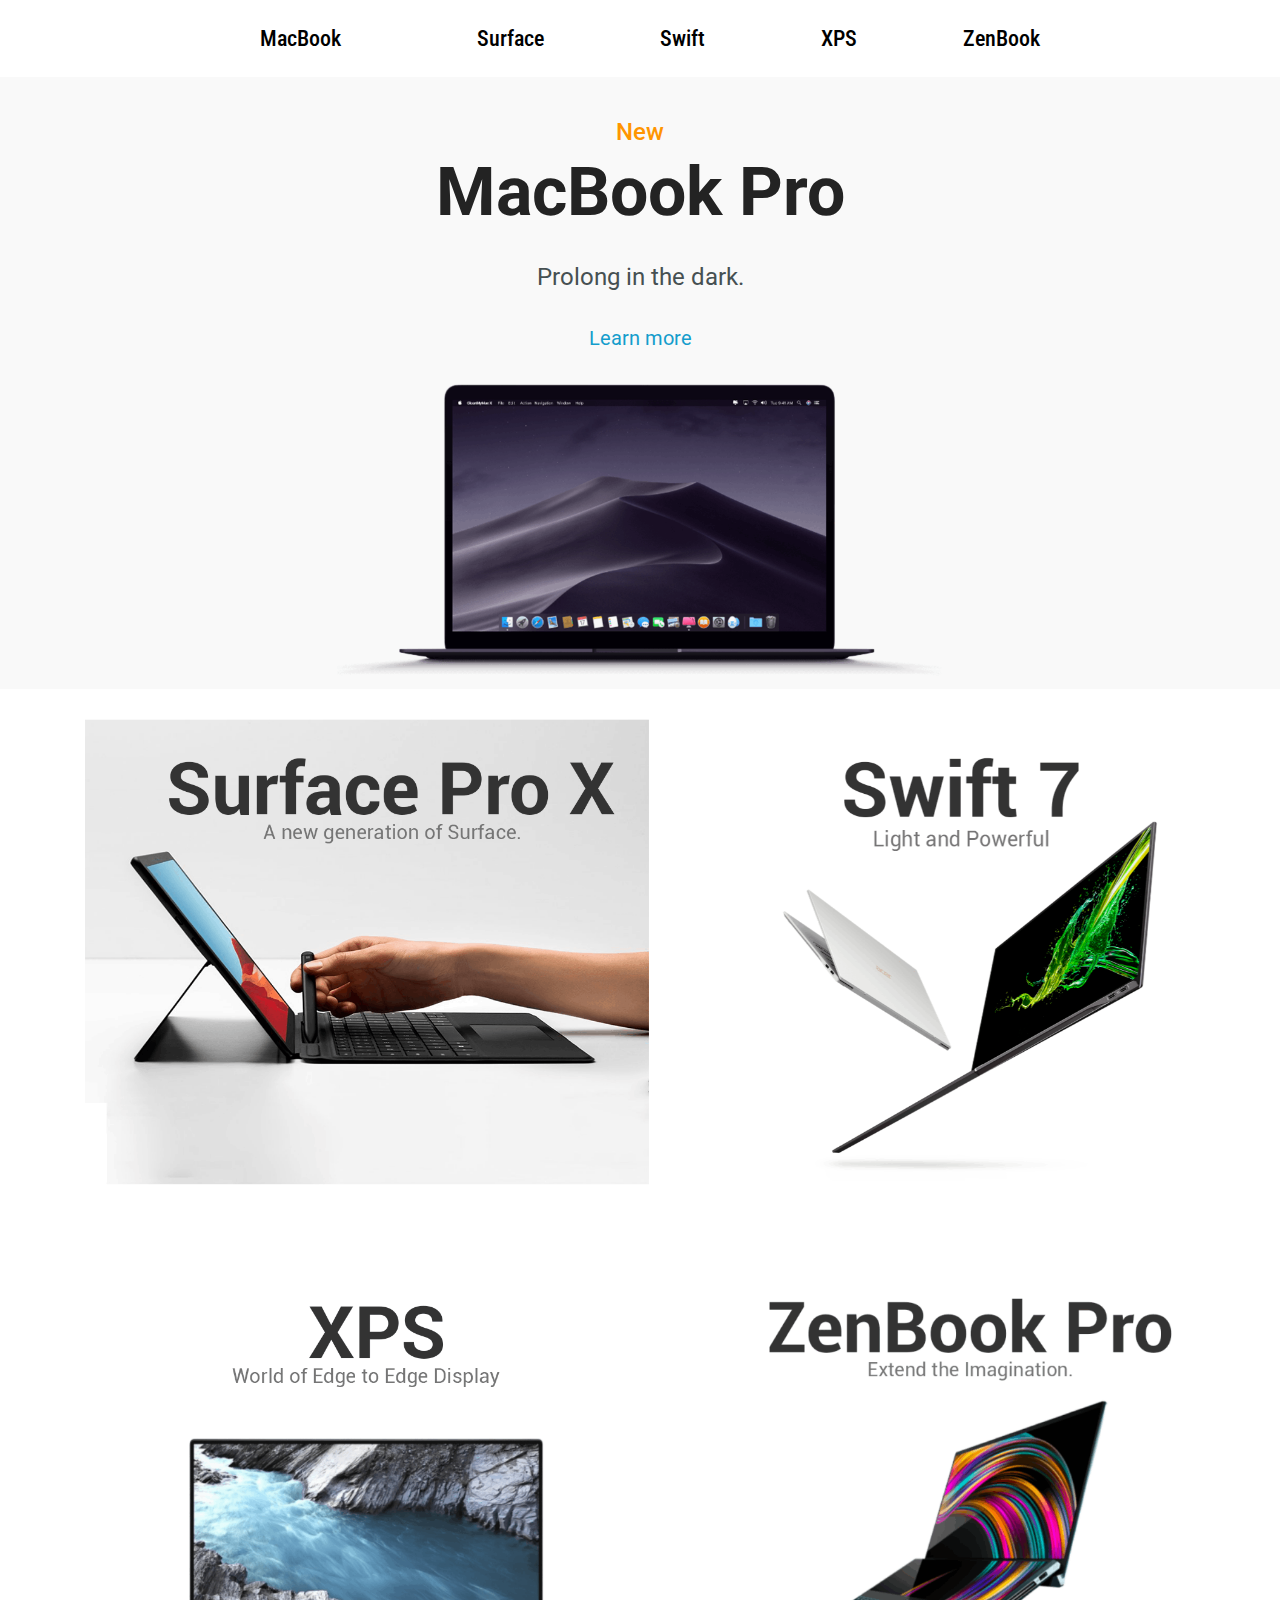
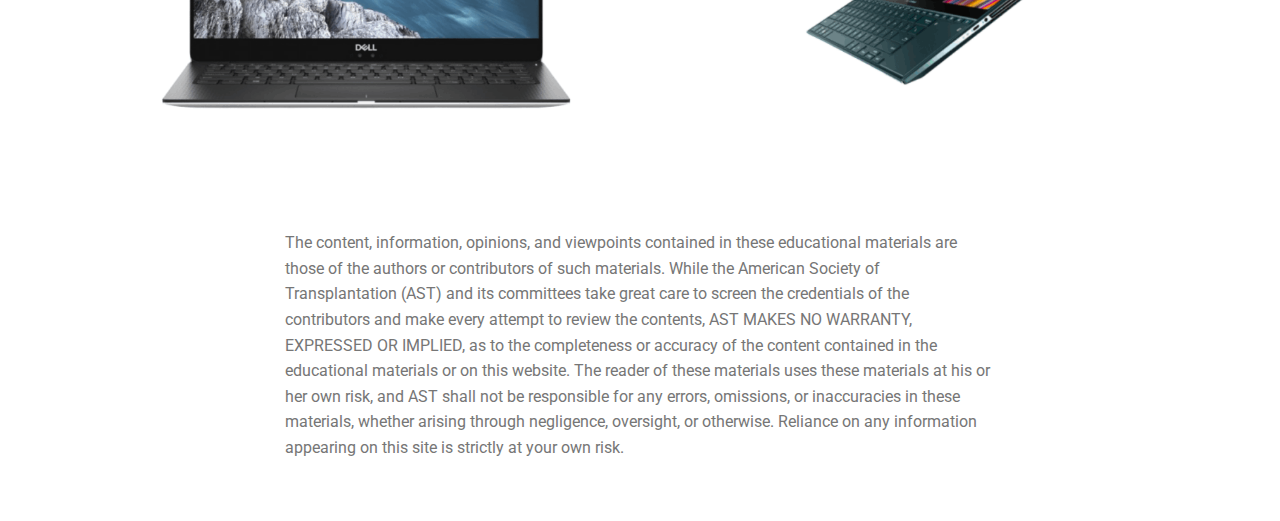
<file: index.html>
<!DOCTYPE html>
<html >
<head>
  <!-- Site made with Mobirise Website Builder v4.8.2, https://mobirise.com -->
  <meta charset="UTF-8">
  <meta http-equiv="X-UA-Compatible" content="IE=edge">
  <meta name="generator" content="Mobirise v4.8.2, mobirise.com">
  <meta name="viewport" content="width=device-width, initial-scale=1, minimum-scale=1">
  <link rel="shortcut icon" href="assets/images/logo2-128x152-2.png" type="image/x-icon">
  <meta name="description" content="">
  <title>Home</title>
  <link rel="stylesheet" href="assets/web/assets/mobirise-icons/mobirise-icons.css">
  <link rel="stylesheet" href="assets/tether/tether.min.css">
  <link rel="stylesheet" href="assets/bootstrap/css/bootstrap.min.css">
  <link rel="stylesheet" href="assets/bootstrap/css/bootstrap-grid.min.css">
  <link rel="stylesheet" href="assets/bootstrap/css/bootstrap-reboot.min.css">
  <link rel="stylesheet" href="assets/dropdown/css/style.css">
  <link rel="stylesheet" href="assets/theme/css/style.css">
  <link rel="stylesheet" href="assets/mobirise/css/mbr-additional.css" type="text/css">
  
  
  
</head>
<body>
  <section class="menu cid-rU8yj03rsG" once="menu" id="menu2-0">

    

    <nav class="navbar navbar-expand beta-menu navbar-dropdown align-items-center navbar-fixed-top navbar-toggleable-sm">
        <button class="navbar-toggler navbar-toggler-right" type="button" data-toggle="collapse" data-target="#navbarSupportedContent" aria-controls="navbarSupportedContent" aria-expanded="false" aria-label="Toggle navigation">
            <div class="hamburger">
                <span></span>
                <span></span>
                <span></span>
                <span></span>
            </div>
        </button>
        <div class="menu-logo">
            <div class="navbar-brand">
                
                
            </div>
        </div>
        <div class="collapse navbar-collapse" id="navbarSupportedContent">
            <ul class="navbar-nav nav-dropdown nav-right navbar-nav-top-padding" data-app-modern-menu="true"><li class="nav-item">
                    <a class="nav-link link text-black display-4" href="page1.html">
                        MacBook &nbsp; &nbsp; &nbsp; &nbsp; &nbsp; &nbsp; &nbsp; &nbsp; &nbsp; &nbsp; &nbsp;&nbsp;</a>
                </li><li class="nav-item">
                    <a class="nav-link link text-black display-4" href="page3.html">Surface &nbsp; &nbsp; &nbsp; &nbsp; &nbsp; &nbsp; &nbsp; &nbsp; &nbsp;&nbsp;</a>
                </li><li class="nav-item"><a class="nav-link link text-black display-4" href="page4.html">Swift &nbsp; &nbsp; &nbsp; &nbsp; &nbsp; &nbsp; &nbsp; &nbsp; &nbsp;&nbsp;</a></li><li class="nav-item"><a class="nav-link link text-black display-4" href="page5.html">XPS &nbsp; &nbsp; &nbsp; &nbsp; &nbsp; &nbsp; &nbsp; &nbsp;&nbsp;</a></li><li class="nav-item"><a class="nav-link link text-black display-4" href="page6.html">ZenBook &nbsp; &nbsp; &nbsp; &nbsp; &nbsp; &nbsp; &nbsp; &nbsp; &nbsp; &nbsp; &nbsp; &nbsp; &nbsp; &nbsp; &nbsp;</a></li></ul>
            
        </div>
    </nav>
</section>

<section class="engine"><a href="https://mobiri.se/s">bootstrap themes</a></section><section class="cid-rU8DntE6nc" id="header2-1">

    

    
  
    <div class="container align-center">
        <div class="row justify-content-md-center">
            <div class="mbr-white col-md-10">
              <h4>New</h4>
                <h1 class="mbr-section-title mbr-bold pb-3 mbr-fonts-style display-1">MacBook Pro</h1>
                
                <p class="mbr-text pb-3 mbr-fonts-style display-5">
                    Prolong in the dark.</p>
			<h5><a href="page1.html">Learn more</a></h5>
            </div>
        </div>
    </div>
    
</section>

<section class="cid-rU8LJ812PJ" id="image2-4">

    

    <figure class="mbr-figure">
        <div class="image-block" style="width: 100%;">
            <a href="page1.html"><img src="assets/images/untitled-1-1921x500.png" alt="Mobirise" title=""></a>
            
        </div>
    </figure>
</section>

<section class="cid-rU8VuWlxgE" id="content13-8">
    
    <div class="container">
            <div class="media-container-row" style="width: 103%;">
                <div class="img-item item1" style="width: 106%;">
                    <a href="page3.html"><img src="assets/images/untitled-931x768.png" alt="" title=""></a>
                    
                </div>
                <div class="img-item">
                    <a href="page4.html"><img src="assets/images/untitled-3-931x768.png" alt="" title=""></a>
                    
                </div>
            </div>
    </div>
</section>

<section class="cid-rU8OW1eEYY" id="content13-7">
    
    <div class="container">
            <div class="media-container-row" style="width: 103%;">
                <div class="img-item item1" style="width: 106%;">
                    <a href="page5.html"><img src="assets/images/untitled-2-931x768.png" alt="" title=""></a>
                    
                </div>
                <div class="img-item">
                    <a href="page6.html"><img src="assets/images/untitled3-776x640.png" alt="" title=""></a>
                    
                </div>
            </div>
    </div>
</section>

<section class="mbr-section article content1 cid-rU8WLo65h0" id="content1-9">
    
     

    <div class="container">
        <div class="media-container-row">
            <div class="mbr-text col-12 col-md-8 mbr-fonts-style display-7">The content, information, opinions, and viewpoints contained in these educational materials are those of the authors or contributors of such materials. While the American Society of Transplantation (AST) and its committees take great care to screen the credentials of the contributors and make every attempt to review the contents, AST MAKES NO WARRANTY, EXPRESSED OR IMPLIED, as to the completeness or accuracy of the content contained in the educational materials or on this website. The reader of these materials uses these materials at his or her own risk, and AST shall not be responsible for any errors, omissions, or inaccuracies in these materials, whether arising through negligence, oversight, or otherwise. Reliance on any information appearing on this site is strictly at your own risk.</div>
        </div>
    </div>
</section>


  <script src="assets/web/assets/jquery/jquery.min.js"></script>
  <script src="assets/popper/popper.min.js"></script>
  <script src="assets/tether/tether.min.js"></script>
  <script src="assets/bootstrap/js/bootstrap.min.js"></script>
  <script src="assets/smoothscroll/smooth-scroll.js"></script>
  <script src="assets/dropdown/js/script.min.js"></script>
  <script src="assets/touchswipe/jquery.touch-swipe.min.js"></script>
  <script src="assets/theme/js/script.js"></script>
  
  
</body>
</html>
</file>
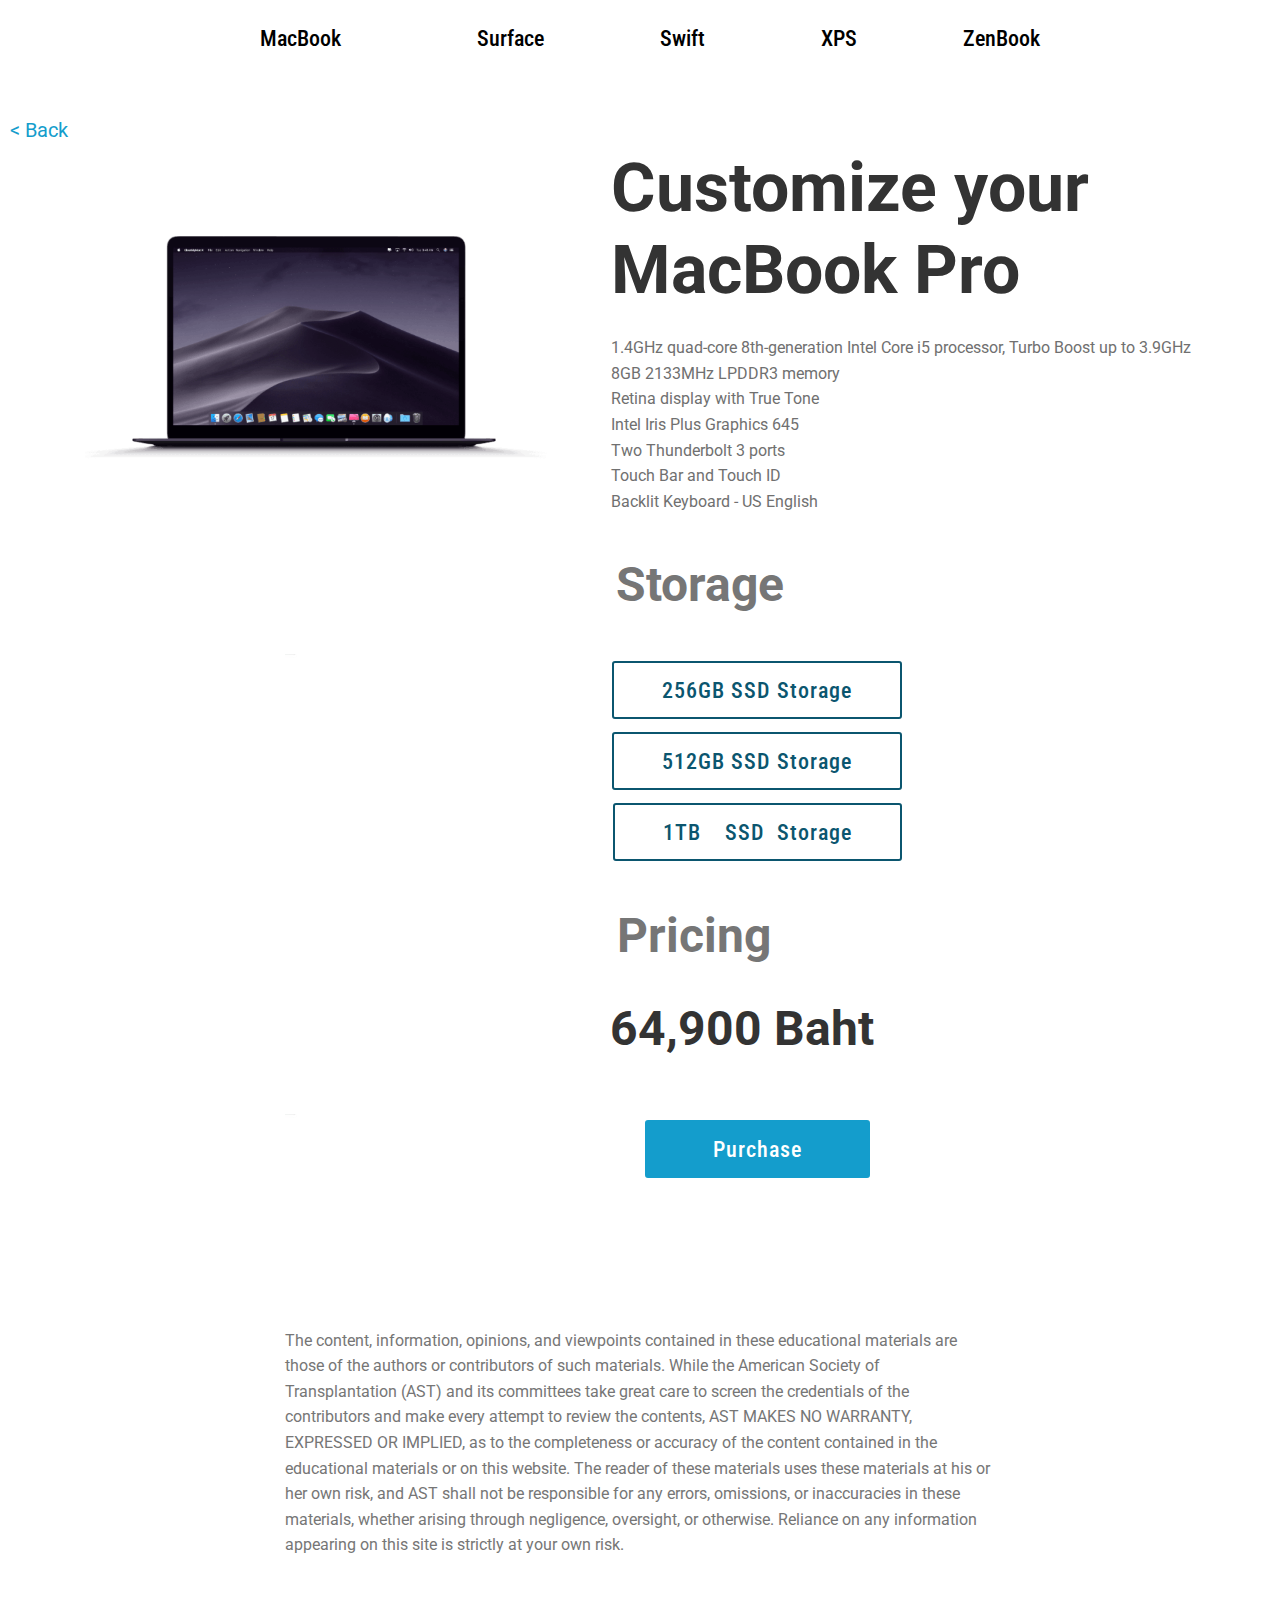
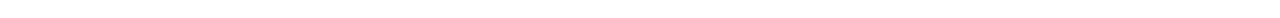
<file: page1.html>
<!DOCTYPE html>
<html >
<head>
  <!-- Site made with Mobirise Website Builder v4.8.2, https://mobirise.com -->
  <meta charset="UTF-8">
  <meta http-equiv="X-UA-Compatible" content="IE=edge">
  <meta name="generator" content="Mobirise v4.8.2, mobirise.com">
  <meta name="viewport" content="width=device-width, initial-scale=1, minimum-scale=1">
  <link rel="shortcut icon" href="assets/images/logo2-128x152-2.png" type="image/x-icon">
  <meta name="description" content="Web Site Creator Description">
  <title>MacBook Pro</title>
  <link rel="stylesheet" href="assets/web/assets/mobirise-icons/mobirise-icons.css">
  <link rel="stylesheet" href="assets/tether/tether.min.css">
  <link rel="stylesheet" href="assets/bootstrap/css/bootstrap.min.css">
  <link rel="stylesheet" href="assets/bootstrap/css/bootstrap-grid.min.css">
  <link rel="stylesheet" href="assets/bootstrap/css/bootstrap-reboot.min.css">
  <link rel="stylesheet" href="assets/dropdown/css/style.css">
  <link rel="stylesheet" href="assets/theme/css/style.css">
  <link rel="stylesheet" href="assets/mobirise/css/mbr-additional.css" type="text/css">
  
  
  
</head>
<body>
  <section class="menu cid-rU8yj03rsG" once="menu" id="menu2-a">

    

    <nav class="navbar navbar-expand beta-menu navbar-dropdown align-items-center navbar-fixed-top navbar-toggleable-sm">
        <button class="navbar-toggler navbar-toggler-right" type="button" data-toggle="collapse" data-target="#navbarSupportedContent" aria-controls="navbarSupportedContent" aria-expanded="false" aria-label="Toggle navigation">
            <div class="hamburger">
                <span></span>
                <span></span>
                <span></span>
                <span></span>
            </div>
        </button>
        <div class="menu-logo">
            <div class="navbar-brand">
                
                
            </div>
        </div>
        <div class="collapse navbar-collapse" id="navbarSupportedContent">
            <ul class="navbar-nav nav-dropdown nav-right navbar-nav-top-padding" data-app-modern-menu="true"><li class="nav-item">
                    <a class="nav-link link text-black display-4" href="page1.html">
                        MacBook &nbsp; &nbsp; &nbsp; &nbsp; &nbsp; &nbsp; &nbsp; &nbsp; &nbsp; &nbsp; &nbsp;&nbsp;</a>
                </li><li class="nav-item">
                    <a class="nav-link link text-black display-4" href="page3.html">Surface &nbsp; &nbsp; &nbsp; &nbsp; &nbsp; &nbsp; &nbsp; &nbsp; &nbsp;&nbsp;</a>
                </li><li class="nav-item"><a class="nav-link link text-black display-4" href="page4.html">Swift &nbsp; &nbsp; &nbsp; &nbsp; &nbsp; &nbsp; &nbsp; &nbsp; &nbsp;&nbsp;</a></li><li class="nav-item"><a class="nav-link link text-black display-4" href="page5.html">XPS &nbsp; &nbsp; &nbsp; &nbsp; &nbsp; &nbsp; &nbsp; &nbsp;&nbsp;</a></li><li class="nav-item"><a class="nav-link link text-black display-4" href="page6.html">ZenBook &nbsp; &nbsp; &nbsp; &nbsp; &nbsp; &nbsp; &nbsp; &nbsp; &nbsp; &nbsp; &nbsp; &nbsp; &nbsp; &nbsp; &nbsp;</a></li></ul>
            
        </div>
    </nav>
</section>

<section class="engine"><a href="https://mobiri.se">Mobirise</a></section><section class="header3 cid-rU8Zv1MDPk" id="header3-f">

    

    
<h5><a href="index.html">&nbsp; &lt; Back</a></h5>
    <div class="container">
        <div class="media-container-row">
            <div class="mbr-figure" style="width: 85%;">
                <img src="assets/images/macbook-clipart-png-macbook-pro-png-transparent-free-download-for-macbook-pro-png-1440-695-690x333.png" alt="Mobirise" title="">
            </div>

            <div class="media-content">
                <h1 class="mbr-section-title mbr-white pb-3 mbr-fonts-style display-1"><strong>Customize your MacBook Pro</strong></h1>
                
                <div class="mbr-section-text mbr-white pb-3 ">
                    <p class="mbr-text mbr-fonts-style display-7">
                        1.4GHz quad‑core 8th‑generation Intel Core i5 processor, Turbo Boost up to 3.9GHz<br>8GB 2133MHz LPDDR3 memory<br>Retina display with True Tone<br>Intel Iris Plus Graphics 645<br>Two Thunderbolt 3 ports<br>Touch Bar and Touch ID<br>Backlit Keyboard - US English
                    </p>
                </div>
               <div class="container">
        <div class="media-container-row title">
            <div class="col-12 col-md-8">
               
            </div>
        </div>
    </div>
                
            </div>
        </div>
    </div>
 
</section>

<section class="mbr-section article content1 cid-rU94DVwga1" id="content1-i">
    
     

    <div class="container">
        <div class="media-container-row">
            <div class="mbr-text col-12 col-md-8 mbr-fonts-style display-2">&nbsp; &nbsp; &nbsp; &nbsp; &nbsp;&nbsp;<strong>Storage</strong></div>
        </div>
    </div>
</section>

<section class="mbr-section content6 cid-rU93DqYrWg" id="content6-h">
    
     
    
    <div class="container">
        <div class="media-container-row">
            <div class="col-12 col-md-8">
                <div class="media-container-row">
                    <div class="mbr-figure" style="width: 45%;">
                      <img src="assets/images/676549-342x428.jpg" alt="Mobirise" title="">  
                    </div>
                    <div class="media-content">
                        <div class="mbr-section-text">
   <div class="container">
        <div class="media-container-row title">
            
               <div class="mbr-section-btn align-center"><a class="btn btn-primary-outline display-4" href="page1.html#content1-i">256GB SSD Storage</a>
                  <div class="mbr-section-btn align-center">
                    <a class="btn btn-primary-outline display-4" href="page1.html#content1-i">512GB SSD Storage</a> 
                <div class="mbr-section-btn align-center">
                    <a class="btn btn-primary-outline display-4" href="page1.html#content1-i">1TB &nbsp; &nbsp;SSD &nbsp;Storage</a>

                </div>
                    </div></div>
          
        </div>
    </div>
                        </div>
                    </div>
                </div>
            </div>
        </div>
    </div>
</section>

<section class="mbr-section article content1 cid-rU97hmUXCw" id="content1-k">
    
     

    <div class="container">
        <div class="media-container-row">
            <div class="mbr-text col-12 col-md-8 mbr-fonts-style display-2"><p>&nbsp; &nbsp; &nbsp; &nbsp; &nbsp;<strong>Pricing</strong></p><p><font color="#333333"><strong>&nbsp; &nbsp; &nbsp; &nbsp; &nbsp; &nbsp; &nbsp; &nbsp; &nbsp;64,900 Baht</strong></font></p></div>
        </div>
    </div>
</section>

<section class="mbr-section content6 cid-rU97VTFcjm" id="content6-l">
    
     
    
    <div class="container">
        <div class="media-container-row">
            <div class="col-12 col-md-8">
                <div class="media-container-row">
                    <div class="mbr-figure" style="width: 45%;">
                      <img src="assets/images/676549-342x428.jpg" alt="Mobirise" title="">  
                    </div>
                    <div class="media-content">
                        <div class="mbr-section-text">
   <div class="container">
        <div class="media-container-row title">
            
               <div class="mbr-section-btn align-center"><a class="btn btn-primary display-4" href="page2.html">&nbsp; &nbsp;Purchase &nbsp;&nbsp;</a></div>

          
        </div>
    </div>
                        </div>
                    </div>
                </div>
            </div>
        </div>
    </div>
</section>

<section class="mbr-section article content1 cid-rU98zxzkhj" id="content1-m">
    
     

    <div class="container">
        <div class="media-container-row">
            <div class="mbr-text col-12 col-md-8 mbr-fonts-style display-7">The content, information, opinions, and viewpoints contained in these educational materials are those of the authors or contributors of such materials. While the American Society of Transplantation (AST) and its committees take great care to screen the credentials of the contributors and make every attempt to review the contents, AST MAKES NO WARRANTY, EXPRESSED OR IMPLIED, as to the completeness or accuracy of the content contained in the educational materials or on this website. The reader of these materials uses these materials at his or her own risk, and AST shall not be responsible for any errors, omissions, or inaccuracies in these materials, whether arising through negligence, oversight, or otherwise. Reliance on any information appearing on this site is strictly at your own risk.</div>
        </div>
    </div>
</section>


  <script src="assets/web/assets/jquery/jquery.min.js"></script>
  <script src="assets/popper/popper.min.js"></script>
  <script src="assets/tether/tether.min.js"></script>
  <script src="assets/bootstrap/js/bootstrap.min.js"></script>
  <script src="assets/smoothscroll/smooth-scroll.js"></script>
  <script src="assets/dropdown/js/script.min.js"></script>
  <script src="assets/touchswipe/jquery.touch-swipe.min.js"></script>
  <script src="assets/theme/js/script.js"></script>
  
  
</body>
</html>
</file>
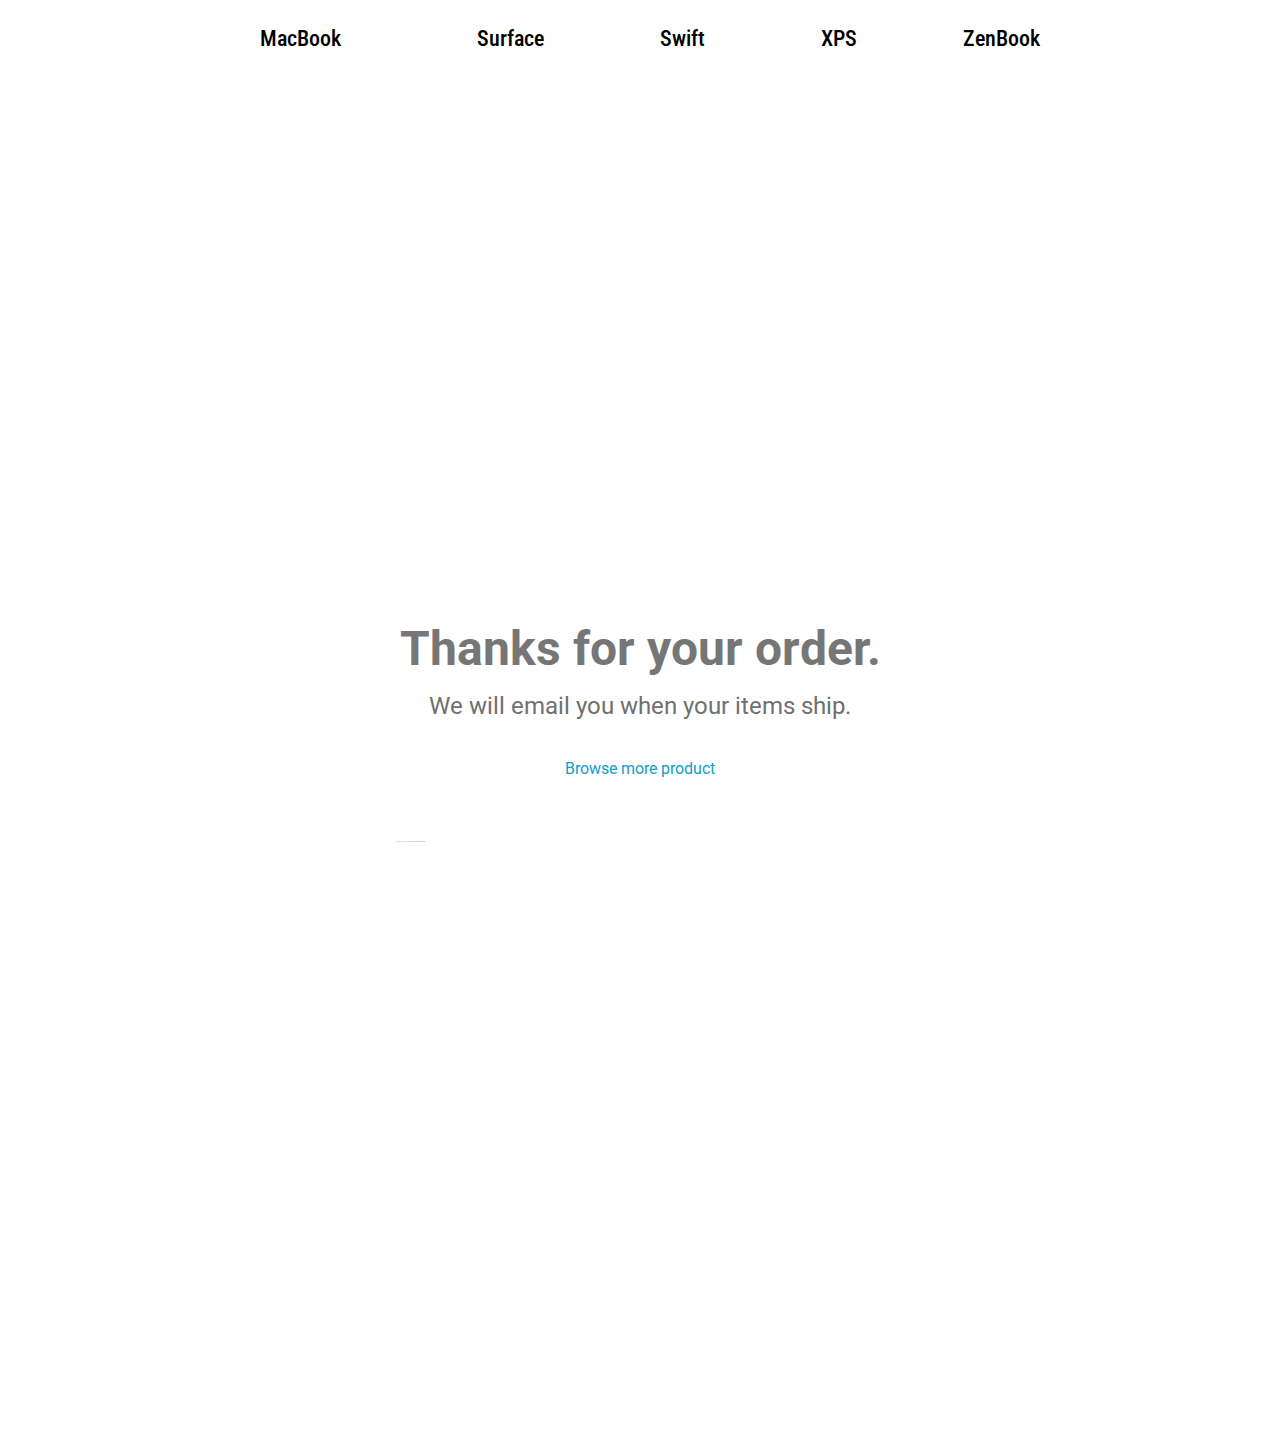
<file: page2.html>
<!DOCTYPE html>
<html >
<head>
  <!-- Site made with Mobirise Website Builder v4.8.2, https://mobirise.com -->
  <meta charset="UTF-8">
  <meta http-equiv="X-UA-Compatible" content="IE=edge">
  <meta name="generator" content="Mobirise v4.8.2, mobirise.com">
  <meta name="viewport" content="width=device-width, initial-scale=1, minimum-scale=1">
  <link rel="shortcut icon" href="assets/images/logo2-128x152-2.png" type="image/x-icon">
  <meta name="description" content="Website Creator Description">
  <title>Thank you</title>
  <link rel="stylesheet" href="assets/web/assets/mobirise-icons/mobirise-icons.css">
  <link rel="stylesheet" href="assets/tether/tether.min.css">
  <link rel="stylesheet" href="assets/bootstrap/css/bootstrap.min.css">
  <link rel="stylesheet" href="assets/bootstrap/css/bootstrap-grid.min.css">
  <link rel="stylesheet" href="assets/bootstrap/css/bootstrap-reboot.min.css">
  <link rel="stylesheet" href="assets/dropdown/css/style.css">
  <link rel="stylesheet" href="assets/theme/css/style.css">
  <link rel="stylesheet" href="assets/mobirise/css/mbr-additional.css" type="text/css">
  
  
  
</head>
<body>
  <section class="menu cid-rU8yj03rsG" once="menu" id="menu2-n">

    

    <nav class="navbar navbar-expand beta-menu navbar-dropdown align-items-center navbar-fixed-top navbar-toggleable-sm">
        <button class="navbar-toggler navbar-toggler-right" type="button" data-toggle="collapse" data-target="#navbarSupportedContent" aria-controls="navbarSupportedContent" aria-expanded="false" aria-label="Toggle navigation">
            <div class="hamburger">
                <span></span>
                <span></span>
                <span></span>
                <span></span>
            </div>
        </button>
        <div class="menu-logo">
            <div class="navbar-brand">
                
                
            </div>
        </div>
        <div class="collapse navbar-collapse" id="navbarSupportedContent">
            <ul class="navbar-nav nav-dropdown nav-right navbar-nav-top-padding" data-app-modern-menu="true"><li class="nav-item">
                    <a class="nav-link link text-black display-4" href="page1.html">
                        MacBook &nbsp; &nbsp; &nbsp; &nbsp; &nbsp; &nbsp; &nbsp; &nbsp; &nbsp; &nbsp; &nbsp;&nbsp;</a>
                </li><li class="nav-item">
                    <a class="nav-link link text-black display-4" href="page3.html">Surface &nbsp; &nbsp; &nbsp; &nbsp; &nbsp; &nbsp; &nbsp; &nbsp; &nbsp;&nbsp;</a>
                </li><li class="nav-item"><a class="nav-link link text-black display-4" href="page4.html">Swift &nbsp; &nbsp; &nbsp; &nbsp; &nbsp; &nbsp; &nbsp; &nbsp; &nbsp;&nbsp;</a></li><li class="nav-item"><a class="nav-link link text-black display-4" href="page5.html">XPS &nbsp; &nbsp; &nbsp; &nbsp; &nbsp; &nbsp; &nbsp; &nbsp;&nbsp;</a></li><li class="nav-item"><a class="nav-link link text-black display-4" href="page6.html">ZenBook &nbsp; &nbsp; &nbsp; &nbsp; &nbsp; &nbsp; &nbsp; &nbsp; &nbsp; &nbsp; &nbsp; &nbsp; &nbsp; &nbsp; &nbsp;</a></li></ul>
            
        </div>
    </nav>
</section>

<section class="engine"><a href="https://mobiri.se/w">html5 templates</a></section><section class="cid-rU9anF1usW" id="image2-p">

    

    <figure class="mbr-figure container">
        <div class="image-block" style="width: 44%;">
            <img src="assets/images/676549-2732x3416.jpg" alt="Mobirise" title="">
            
        </div>
    </figure>
</section>

<section class="mbr-section article content1 cid-rU9aDFhJBX" id="content1-q">
    
     

    <div class="container">
        <div class="media-container-row">
            <div class="mbr-text col-12 col-md-8 mbr-fonts-style display-2"><strong>Thanks for your order.</strong></div>
        </div>
    </div>
</section>

<section class="mbr-section article content1 cid-rU9b6m655Y" id="content1-r">
    
     

    <div class="container">
        <div class="media-container-row">
            <div class="mbr-text col-12 col-md-8 mbr-fonts-style display-5">We will email you when your items ship.</div>
        </div>
    </div>
</section>

<section class="mbr-section article content1 cid-rU9bfhNStS" id="content1-s">
    
     

    <div class="container">
        <div class="media-container-row">
            <div class="mbr-text col-12 col-md-8 mbr-fonts-style display-7"><strong><a href="index.html">Browse more product</a></strong></div>
        </div>
    </div>
</section>

<section class="cid-rU9bIpE3kM" id="image2-t">

    

    <figure class="mbr-figure container">
        <div class="image-block" style="width: 44%;">
            <img src="assets/images/676549-2732x3416.jpg" alt="Mobirise" title="">
            
        </div>
    </figure>
</section>


  <script src="assets/web/assets/jquery/jquery.min.js"></script>
  <script src="assets/popper/popper.min.js"></script>
  <script src="assets/tether/tether.min.js"></script>
  <script src="assets/bootstrap/js/bootstrap.min.js"></script>
  <script src="assets/smoothscroll/smooth-scroll.js"></script>
  <script src="assets/dropdown/js/script.min.js"></script>
  <script src="assets/touchswipe/jquery.touch-swipe.min.js"></script>
  <script src="assets/theme/js/script.js"></script>
  
  
</body>
</html>
</file>
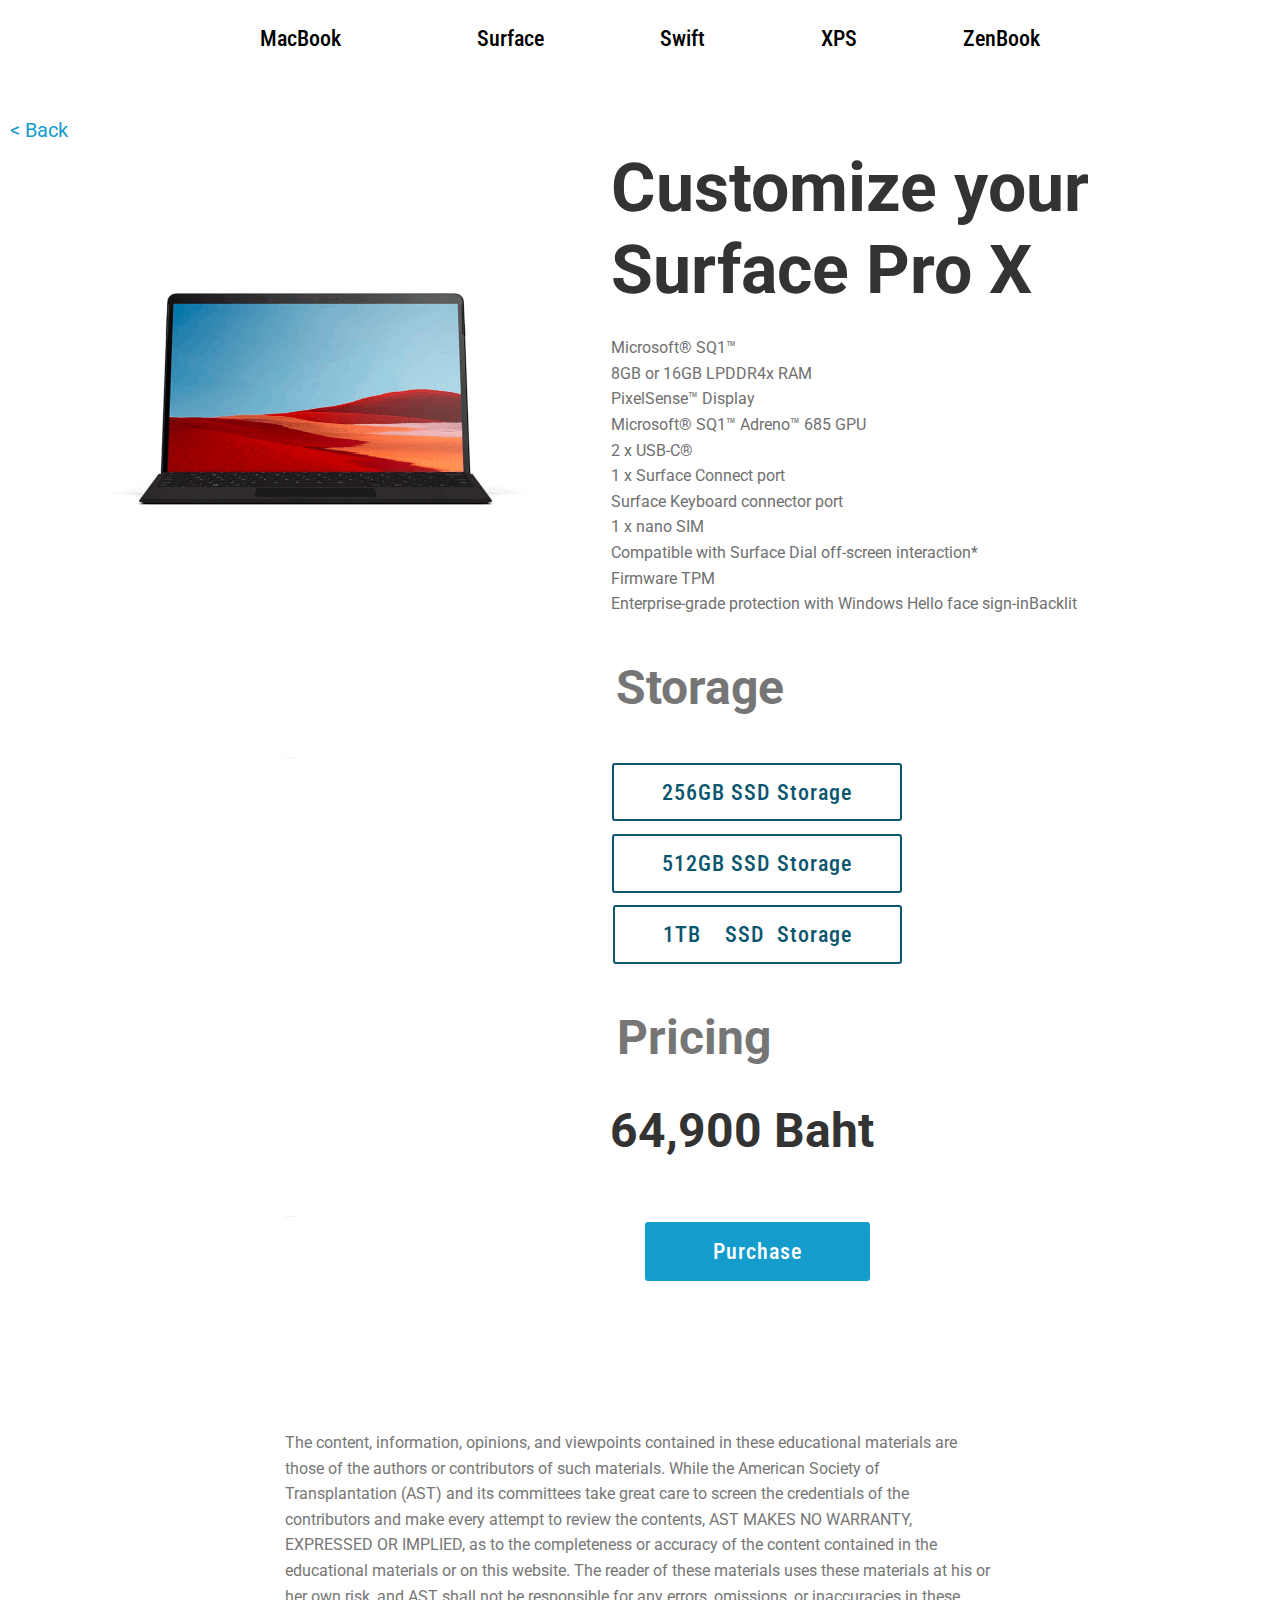
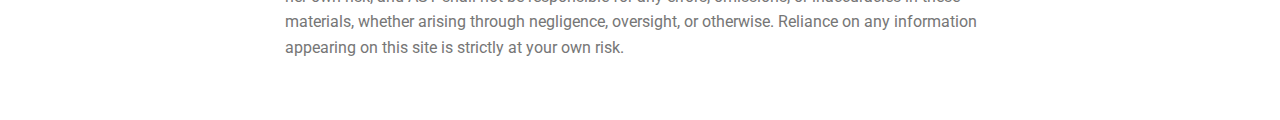
<file: page3.html>
<!DOCTYPE html>
<html >
<head>
  <!-- Site made with Mobirise Website Builder v4.8.2, https://mobirise.com -->
  <meta charset="UTF-8">
  <meta http-equiv="X-UA-Compatible" content="IE=edge">
  <meta name="generator" content="Mobirise v4.8.2, mobirise.com">
  <meta name="viewport" content="width=device-width, initial-scale=1, minimum-scale=1">
  <link rel="shortcut icon" href="assets/images/logo2-128x152-2.png" type="image/x-icon">
  <meta name="description" content="Web Site Creator Description">
  <title>Surface Pro</title>
  <link rel="stylesheet" href="assets/web/assets/mobirise-icons/mobirise-icons.css">
  <link rel="stylesheet" href="assets/tether/tether.min.css">
  <link rel="stylesheet" href="assets/bootstrap/css/bootstrap.min.css">
  <link rel="stylesheet" href="assets/bootstrap/css/bootstrap-grid.min.css">
  <link rel="stylesheet" href="assets/bootstrap/css/bootstrap-reboot.min.css">
  <link rel="stylesheet" href="assets/dropdown/css/style.css">
  <link rel="stylesheet" href="assets/theme/css/style.css">
  <link rel="stylesheet" href="assets/mobirise/css/mbr-additional.css" type="text/css">
  
  
  
</head>
<body>
  <section class="menu cid-rU9ctC8THp" once="menu" id="menu2-u">

    

    <nav class="navbar navbar-expand beta-menu navbar-dropdown align-items-center navbar-fixed-top navbar-toggleable-sm">
        <button class="navbar-toggler navbar-toggler-right" type="button" data-toggle="collapse" data-target="#navbarSupportedContent" aria-controls="navbarSupportedContent" aria-expanded="false" aria-label="Toggle navigation">
            <div class="hamburger">
                <span></span>
                <span></span>
                <span></span>
                <span></span>
            </div>
        </button>
        <div class="menu-logo">
            <div class="navbar-brand">
                
                
            </div>
        </div>
        <div class="collapse navbar-collapse" id="navbarSupportedContent">
            <ul class="navbar-nav nav-dropdown nav-right navbar-nav-top-padding" data-app-modern-menu="true"><li class="nav-item">
                    <a class="nav-link link text-black display-4" href="page1.html">
                        MacBook &nbsp; &nbsp; &nbsp; &nbsp; &nbsp; &nbsp; &nbsp; &nbsp; &nbsp; &nbsp; &nbsp;&nbsp;</a>
                </li><li class="nav-item">
                    <a class="nav-link link text-black display-4" href="page3.html">Surface &nbsp; &nbsp; &nbsp; &nbsp; &nbsp; &nbsp; &nbsp; &nbsp; &nbsp;&nbsp;</a>
                </li><li class="nav-item"><a class="nav-link link text-black display-4" href="page4.html">Swift &nbsp; &nbsp; &nbsp; &nbsp; &nbsp; &nbsp; &nbsp; &nbsp; &nbsp;&nbsp;</a></li><li class="nav-item"><a class="nav-link link text-black display-4" href="page5.html">XPS &nbsp; &nbsp; &nbsp; &nbsp; &nbsp; &nbsp; &nbsp; &nbsp;&nbsp;</a></li><li class="nav-item"><a class="nav-link link text-black display-4" href="page6.html">ZenBook &nbsp; &nbsp; &nbsp; &nbsp; &nbsp; &nbsp; &nbsp; &nbsp; &nbsp; &nbsp; &nbsp; &nbsp; &nbsp; &nbsp; &nbsp;</a></li></ul>
            
        </div>
    </nav>
</section>

<section class="engine"><a href="https://mobiri.se/c">site builder</a></section><section class="header3 cid-rU9ctD4yMb" id="header3-v">

    

    
<h5><a href="index.html">&nbsp; &lt; Back</a></h5>
    <div class="container">
        <div class="media-container-row">
            <div class="mbr-figure" style="width: 85%;">
                <img src="assets/images/image-42x-924x519.png" alt="Mobirise" title="">
            </div>

            <div class="media-content">
                <h1 class="mbr-section-title mbr-white pb-3 mbr-fonts-style display-1"><strong>Customize your Surface Pro X</strong></h1>
                
                <div class="mbr-section-text mbr-white pb-3 ">
                    <p class="mbr-text mbr-fonts-style display-7">Microsoft® SQ1™<br>8GB or 16GB LPDDR4x RAM<br>PixelSense™ Display<br>Microsoft® SQ1™ Adreno™ 685 GPU<br>2 x USB-C®<br>1 x Surface Connect port<br>Surface Keyboard connector port<br>1 x nano SIM<br>Compatible with Surface Dial off-screen interaction*<br>Firmware TPM<br>Enterprise-grade protection with Windows Hello face sign-inBacklit</p>
                </div>
               <div class="container">
        <div class="media-container-row title">
            <div class="col-12 col-md-8">
               
            </div>
        </div>
    </div>
                
            </div>
        </div>
    </div>
 
</section>

<section class="mbr-section article content1 cid-rU9ctEd4Fb" id="content1-w">
    
     

    <div class="container">
        <div class="media-container-row">
            <div class="mbr-text col-12 col-md-8 mbr-fonts-style display-2">&nbsp; &nbsp; &nbsp; &nbsp; &nbsp;&nbsp;<strong>Storage</strong></div>
        </div>
    </div>
</section>

<section class="mbr-section content6 cid-rU9ctFemSY" id="content6-x">
    
     
    
    <div class="container">
        <div class="media-container-row">
            <div class="col-12 col-md-8">
                <div class="media-container-row">
                    <div class="mbr-figure" style="width: 45%;">
                      <img src="assets/images/676549-342x428.jpg" alt="Mobirise" title="">  
                    </div>
                    <div class="media-content">
                        <div class="mbr-section-text">
   <div class="container">
        <div class="media-container-row title">
            
               <div class="mbr-section-btn align-center"><a class="btn btn-primary-outline display-4" href="page3.html#content1-y">256GB SSD Storage</a>
                  <div class="mbr-section-btn align-center">
                    <a class="btn btn-primary-outline display-4" href="page3.html#content1-y">512GB SSD Storage</a> 
                <div class="mbr-section-btn align-center">
                    <a class="btn btn-primary-outline display-4" href="page3.html#content1-y">1TB &nbsp; &nbsp;SSD &nbsp;Storage</a>

                </div>
                    </div></div>
          
        </div>
    </div>
                        </div>
                    </div>
                </div>
            </div>
        </div>
    </div>
</section>

<section class="mbr-section article content1 cid-rU9ctG8AGy" id="content1-y">
    
     

    <div class="container">
        <div class="media-container-row">
            <div class="mbr-text col-12 col-md-8 mbr-fonts-style display-2"><p>&nbsp; &nbsp; &nbsp; &nbsp; &nbsp;<strong>Pricing</strong></p><p><font color="#333333"><strong>&nbsp; &nbsp; &nbsp; &nbsp; &nbsp; &nbsp; &nbsp; &nbsp; &nbsp;64,900 Baht</strong></font></p></div>
        </div>
    </div>
</section>

<section class="mbr-section content6 cid-rU9ctGVpqT" id="content6-z">
    
     
    
    <div class="container">
        <div class="media-container-row">
            <div class="col-12 col-md-8">
                <div class="media-container-row">
                    <div class="mbr-figure" style="width: 45%;">
                      <img src="assets/images/676549-342x428.jpg" alt="Mobirise" title="">  
                    </div>
                    <div class="media-content">
                        <div class="mbr-section-text">
   <div class="container">
        <div class="media-container-row title">
            
               <div class="mbr-section-btn align-center"><a class="btn btn-primary display-4" href="page2.html">&nbsp; &nbsp;Purchase &nbsp;&nbsp;</a></div>

          
        </div>
    </div>
                        </div>
                    </div>
                </div>
            </div>
        </div>
    </div>
</section>

<section class="mbr-section article content1 cid-rU9ctHKdPl" id="content1-10">
    
     

    <div class="container">
        <div class="media-container-row">
            <div class="mbr-text col-12 col-md-8 mbr-fonts-style display-7">The content, information, opinions, and viewpoints contained in these educational materials are those of the authors or contributors of such materials. While the American Society of Transplantation (AST) and its committees take great care to screen the credentials of the contributors and make every attempt to review the contents, AST MAKES NO WARRANTY, EXPRESSED OR IMPLIED, as to the completeness or accuracy of the content contained in the educational materials or on this website. The reader of these materials uses these materials at his or her own risk, and AST shall not be responsible for any errors, omissions, or inaccuracies in these materials, whether arising through negligence, oversight, or otherwise. Reliance on any information appearing on this site is strictly at your own risk.</div>
        </div>
    </div>
</section>


  <script src="assets/web/assets/jquery/jquery.min.js"></script>
  <script src="assets/popper/popper.min.js"></script>
  <script src="assets/tether/tether.min.js"></script>
  <script src="assets/bootstrap/js/bootstrap.min.js"></script>
  <script src="assets/smoothscroll/smooth-scroll.js"></script>
  <script src="assets/dropdown/js/script.min.js"></script>
  <script src="assets/touchswipe/jquery.touch-swipe.min.js"></script>
  <script src="assets/theme/js/script.js"></script>
  
  
</body>
</html>
</file>
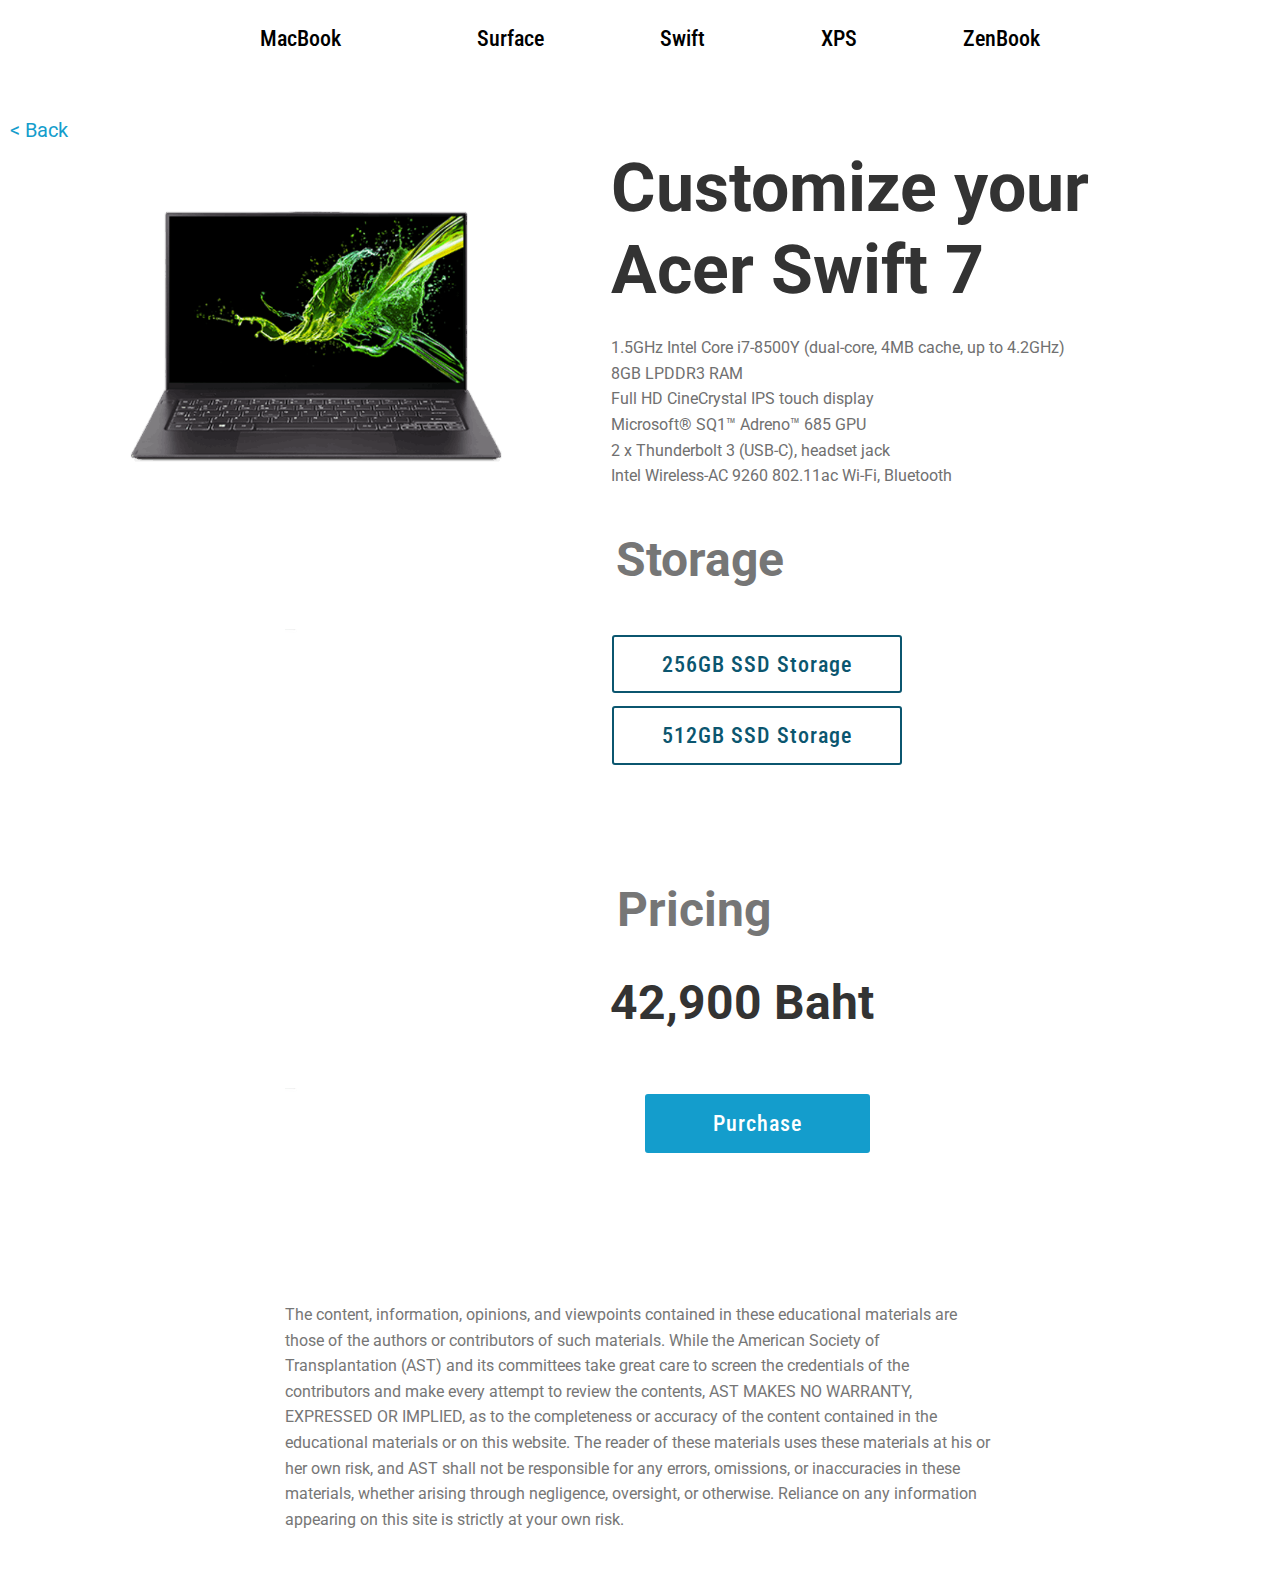
<file: page4.html>
<!DOCTYPE html>
<html >
<head>
  <!-- Site made with Mobirise Website Builder v4.8.2, https://mobirise.com -->
  <meta charset="UTF-8">
  <meta http-equiv="X-UA-Compatible" content="IE=edge">
  <meta name="generator" content="Mobirise v4.8.2, mobirise.com">
  <meta name="viewport" content="width=device-width, initial-scale=1, minimum-scale=1">
  <link rel="shortcut icon" href="assets/images/logo2-128x152-2.png" type="image/x-icon">
  <meta name="description" content="Web Site Creator Description">
  <title>Swift 7</title>
  <link rel="stylesheet" href="assets/web/assets/mobirise-icons/mobirise-icons.css">
  <link rel="stylesheet" href="assets/tether/tether.min.css">
  <link rel="stylesheet" href="assets/bootstrap/css/bootstrap.min.css">
  <link rel="stylesheet" href="assets/bootstrap/css/bootstrap-grid.min.css">
  <link rel="stylesheet" href="assets/bootstrap/css/bootstrap-reboot.min.css">
  <link rel="stylesheet" href="assets/dropdown/css/style.css">
  <link rel="stylesheet" href="assets/theme/css/style.css">
  <link rel="stylesheet" href="assets/mobirise/css/mbr-additional.css" type="text/css">
  
  
  
</head>
<body>
  <section class="menu cid-rU9e6TNUip" once="menu" id="menu2-11">

    

    <nav class="navbar navbar-expand beta-menu navbar-dropdown align-items-center navbar-fixed-top navbar-toggleable-sm">
        <button class="navbar-toggler navbar-toggler-right" type="button" data-toggle="collapse" data-target="#navbarSupportedContent" aria-controls="navbarSupportedContent" aria-expanded="false" aria-label="Toggle navigation">
            <div class="hamburger">
                <span></span>
                <span></span>
                <span></span>
                <span></span>
            </div>
        </button>
        <div class="menu-logo">
            <div class="navbar-brand">
                
                
            </div>
        </div>
        <div class="collapse navbar-collapse" id="navbarSupportedContent">
            <ul class="navbar-nav nav-dropdown nav-right navbar-nav-top-padding" data-app-modern-menu="true"><li class="nav-item">
                    <a class="nav-link link text-black display-4" href="page1.html">
                        MacBook &nbsp; &nbsp; &nbsp; &nbsp; &nbsp; &nbsp; &nbsp; &nbsp; &nbsp; &nbsp; &nbsp;&nbsp;</a>
                </li><li class="nav-item">
                    <a class="nav-link link text-black display-4" href="page3.html">Surface &nbsp; &nbsp; &nbsp; &nbsp; &nbsp; &nbsp; &nbsp; &nbsp; &nbsp;&nbsp;</a>
                </li><li class="nav-item"><a class="nav-link link text-black display-4" href="page4.html">Swift &nbsp; &nbsp; &nbsp; &nbsp; &nbsp; &nbsp; &nbsp; &nbsp; &nbsp;&nbsp;</a></li><li class="nav-item"><a class="nav-link link text-black display-4" href="page5.html">XPS &nbsp; &nbsp; &nbsp; &nbsp; &nbsp; &nbsp; &nbsp; &nbsp;&nbsp;</a></li><li class="nav-item"><a class="nav-link link text-black display-4" href="page6.html">ZenBook &nbsp; &nbsp; &nbsp; &nbsp; &nbsp; &nbsp; &nbsp; &nbsp; &nbsp; &nbsp; &nbsp; &nbsp; &nbsp; &nbsp; &nbsp;</a></li></ul>
            
        </div>
    </nav>
</section>

<section class="engine"><a href="https://mobiri.se/z">best free website templates</a></section><section class="header3 cid-rU9e6UL7l6" id="header3-12">

    

    
<h5><a href="index.html">&nbsp; &lt; Back</a></h5>
    <div class="container">
        <div class="media-container-row">
            <div class="mbr-figure" style="width: 85%;">
                <img src="assets/images/image-5-801x635.png" alt="Mobirise" title="">
            </div>

            <div class="media-content">
                <h1 class="mbr-section-title mbr-white pb-3 mbr-fonts-style display-1"><strong>Customize your Acer Swift 7</strong></h1>
                
                <div class="mbr-section-text mbr-white pb-3 ">
                    <p class="mbr-text mbr-fonts-style display-7">1.5GHz Intel Core i7-8500Y (dual-core, 4MB cache, up to 4.2GHz)<br>8GB LPDDR3 RAM<br>Full HD CineCrystal IPS touch display<br>Microsoft® SQ1™ Adreno™ 685 GPU<br>2 x Thunderbolt 3 (USB-C), headset jack<br>Intel Wireless-AC 9260 802.11ac Wi-Fi, Bluetooth</p>
                </div>
               <div class="container">
        <div class="media-container-row title">
            <div class="col-12 col-md-8">
               
            </div>
        </div>
    </div>
                
            </div>
        </div>
    </div>
 
</section>

<section class="mbr-section article content1 cid-rU9e6VCGI2" id="content1-13">
    
     

    <div class="container">
        <div class="media-container-row">
            <div class="mbr-text col-12 col-md-8 mbr-fonts-style display-2">&nbsp; &nbsp; &nbsp; &nbsp; &nbsp;&nbsp;<strong>Storage</strong></div>
        </div>
    </div>
</section>

<section class="mbr-section content6 cid-rU9e6WdERs" id="content6-14">
    
     
    
    <div class="container">
        <div class="media-container-row">
            <div class="col-12 col-md-8">
                <div class="media-container-row">
                    <div class="mbr-figure" style="width: 45%;">
                      <img src="assets/images/676549-342x428.jpg" alt="Mobirise" title="">  
                    </div>
                    <div class="media-content">
                        <div class="mbr-section-text">
   <div class="container">
        <div class="media-container-row title">
            
               <div class="mbr-section-btn align-center"><a class="btn btn-primary-outline display-4" href="page4.html#content6-16">256GB SSD Storage</a>
                  <div class="mbr-section-btn align-center">
                    <a class="btn btn-primary-outline display-4" href="page4.html#content6-16">512GB SSD Storage</a> 


               
                    </div></div>
          
        </div>
    </div>
                        </div>
                    </div>
                </div>
            </div>
        </div>
    </div>
</section>

<section class="mbr-section article content1 cid-rU9e6X6SIc" id="content1-15">
    
     

    <div class="container">
        <div class="media-container-row">
            <div class="mbr-text col-12 col-md-8 mbr-fonts-style display-2"><p>&nbsp; &nbsp; &nbsp; &nbsp; &nbsp;<strong>Pricing</strong></p><p><font color="#333333"><strong>&nbsp; &nbsp; &nbsp; &nbsp; &nbsp; &nbsp; &nbsp; &nbsp; &nbsp;42,900 Baht</strong></font></p></div>
        </div>
    </div>
</section>

<section class="mbr-section content6 cid-rU9e6XGhk7" id="content6-16">
    
     
    
    <div class="container">
        <div class="media-container-row">
            <div class="col-12 col-md-8">
                <div class="media-container-row">
                    <div class="mbr-figure" style="width: 45%;">
                      <img src="assets/images/676549-342x428.jpg" alt="Mobirise" title="">  
                    </div>
                    <div class="media-content">
                        <div class="mbr-section-text">
   <div class="container">
        <div class="media-container-row title">
            
               <div class="mbr-section-btn align-center"><a class="btn btn-primary display-4" href="page2.html">&nbsp; &nbsp;Purchase &nbsp;&nbsp;</a></div>

          
        </div>
    </div>
                        </div>
                    </div>
                </div>
            </div>
        </div>
    </div>
</section>

<section class="mbr-section article content1 cid-rU9e6YHW5O" id="content1-17">
    
     

    <div class="container">
        <div class="media-container-row">
            <div class="mbr-text col-12 col-md-8 mbr-fonts-style display-7">The content, information, opinions, and viewpoints contained in these educational materials are those of the authors or contributors of such materials. While the American Society of Transplantation (AST) and its committees take great care to screen the credentials of the contributors and make every attempt to review the contents, AST MAKES NO WARRANTY, EXPRESSED OR IMPLIED, as to the completeness or accuracy of the content contained in the educational materials or on this website. The reader of these materials uses these materials at his or her own risk, and AST shall not be responsible for any errors, omissions, or inaccuracies in these materials, whether arising through negligence, oversight, or otherwise. Reliance on any information appearing on this site is strictly at your own risk.</div>
        </div>
    </div>
</section>


  <script src="assets/web/assets/jquery/jquery.min.js"></script>
  <script src="assets/popper/popper.min.js"></script>
  <script src="assets/tether/tether.min.js"></script>
  <script src="assets/bootstrap/js/bootstrap.min.js"></script>
  <script src="assets/smoothscroll/smooth-scroll.js"></script>
  <script src="assets/dropdown/js/script.min.js"></script>
  <script src="assets/touchswipe/jquery.touch-swipe.min.js"></script>
  <script src="assets/theme/js/script.js"></script>
  
  
</body>
</html>
</file>
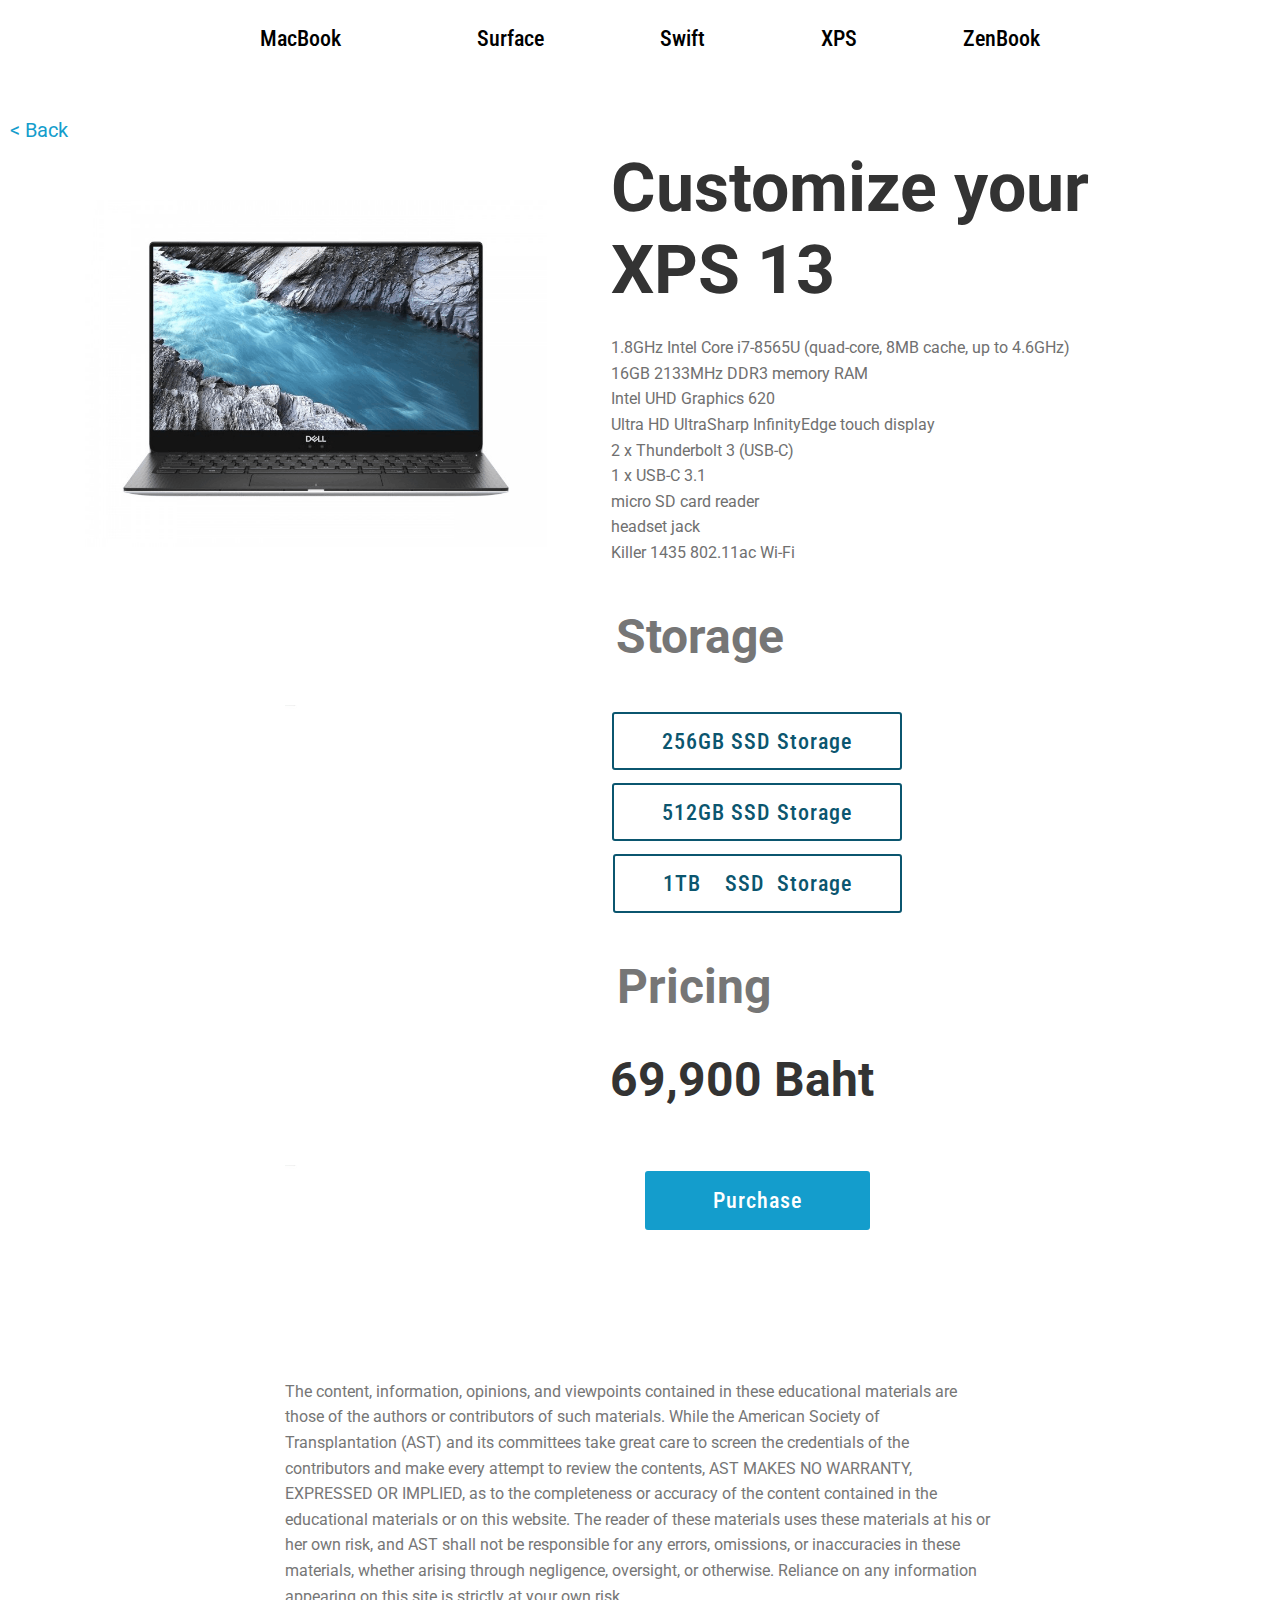
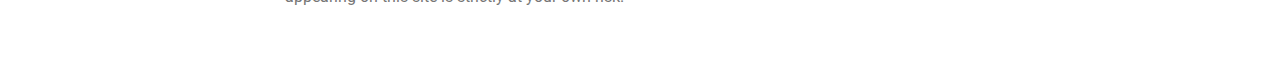
<file: page5.html>
<!DOCTYPE html>
<html >
<head>
  <!-- Site made with Mobirise Website Builder v4.8.2, https://mobirise.com -->
  <meta charset="UTF-8">
  <meta http-equiv="X-UA-Compatible" content="IE=edge">
  <meta name="generator" content="Mobirise v4.8.2, mobirise.com">
  <meta name="viewport" content="width=device-width, initial-scale=1, minimum-scale=1">
  <link rel="shortcut icon" href="assets/images/logo2-128x152-2.png" type="image/x-icon">
  <meta name="description" content="Web Site Creator Description">
  <title>XPS</title>
  <link rel="stylesheet" href="assets/web/assets/mobirise-icons/mobirise-icons.css">
  <link rel="stylesheet" href="assets/tether/tether.min.css">
  <link rel="stylesheet" href="assets/bootstrap/css/bootstrap.min.css">
  <link rel="stylesheet" href="assets/bootstrap/css/bootstrap-grid.min.css">
  <link rel="stylesheet" href="assets/bootstrap/css/bootstrap-reboot.min.css">
  <link rel="stylesheet" href="assets/dropdown/css/style.css">
  <link rel="stylesheet" href="assets/theme/css/style.css">
  <link rel="stylesheet" href="assets/mobirise/css/mbr-additional.css" type="text/css">
  
  
  
</head>
<body>
  <section class="menu cid-rU9gUyD1lz" once="menu" id="menu2-1f">

    

    <nav class="navbar navbar-expand beta-menu navbar-dropdown align-items-center navbar-fixed-top navbar-toggleable-sm">
        <button class="navbar-toggler navbar-toggler-right" type="button" data-toggle="collapse" data-target="#navbarSupportedContent" aria-controls="navbarSupportedContent" aria-expanded="false" aria-label="Toggle navigation">
            <div class="hamburger">
                <span></span>
                <span></span>
                <span></span>
                <span></span>
            </div>
        </button>
        <div class="menu-logo">
            <div class="navbar-brand">
                
                
            </div>
        </div>
        <div class="collapse navbar-collapse" id="navbarSupportedContent">
            <ul class="navbar-nav nav-dropdown nav-right navbar-nav-top-padding" data-app-modern-menu="true"><li class="nav-item">
                    <a class="nav-link link text-black display-4" href="page1.html">
                        MacBook &nbsp; &nbsp; &nbsp; &nbsp; &nbsp; &nbsp; &nbsp; &nbsp; &nbsp; &nbsp; &nbsp;&nbsp;</a>
                </li><li class="nav-item">
                    <a class="nav-link link text-black display-4" href="page3.html">Surface &nbsp; &nbsp; &nbsp; &nbsp; &nbsp; &nbsp; &nbsp; &nbsp; &nbsp;&nbsp;</a>
                </li><li class="nav-item"><a class="nav-link link text-black display-4" href="page4.html">Swift &nbsp; &nbsp; &nbsp; &nbsp; &nbsp; &nbsp; &nbsp; &nbsp; &nbsp;&nbsp;</a></li><li class="nav-item"><a class="nav-link link text-black display-4" href="page5.html">XPS &nbsp; &nbsp; &nbsp; &nbsp; &nbsp; &nbsp; &nbsp; &nbsp;&nbsp;</a></li><li class="nav-item"><a class="nav-link link text-black display-4" href="page6.html">ZenBook &nbsp; &nbsp; &nbsp; &nbsp; &nbsp; &nbsp; &nbsp; &nbsp; &nbsp; &nbsp; &nbsp; &nbsp; &nbsp; &nbsp; &nbsp;</a></li></ul>
            
        </div>
    </nav>
</section>

<section class="engine"><a href="https://mobiri.se/z">best free css templates</a></section><section class="header3 cid-rU9gUzuBga" id="header3-1g">

    

    
<h5><a href="index.html">&nbsp; &lt; Back</a></h5>
    <div class="container">
        <div class="media-container-row">
            <div class="mbr-figure" style="width: 85%;">
                <img src="assets/images/image-6-800x600.png" alt="Mobirise" title="">
            </div>

            <div class="media-content">
                <h1 class="mbr-section-title mbr-white pb-3 mbr-fonts-style display-1"><strong>Customize your XPS 13</strong></h1>
                
                <div class="mbr-section-text mbr-white pb-3 ">
                    <p class="mbr-text mbr-fonts-style display-7">1.8GHz Intel Core i7-8565U (quad-core, 8MB cache, up to 4.6GHz)<br>16GB 2133MHz DDR3 memory RAM<br>Intel UHD Graphics 620<br>Ultra HD UltraSharp InfinityEdge touch display<br>2 x Thunderbolt 3 (USB-C)<br>1 x USB-C 3.1<br>micro SD card reader<br>headset jack<br>Killer 1435 802.11ac Wi-Fi</p>
                </div>
               <div class="container">
        <div class="media-container-row title">
            <div class="col-12 col-md-8">
               
            </div>
        </div>
    </div>
                
            </div>
        </div>
    </div>
 
</section>

<section class="mbr-section article content1 cid-rU9gUAp799" id="content1-1h">
    
     

    <div class="container">
        <div class="media-container-row">
            <div class="mbr-text col-12 col-md-8 mbr-fonts-style display-2">&nbsp; &nbsp; &nbsp; &nbsp; &nbsp;&nbsp;<strong>Storage</strong></div>
        </div>
    </div>
</section>

<section class="mbr-section content6 cid-rU9gUB8ccB" id="content6-1i">
    
     
    
    <div class="container">
        <div class="media-container-row">
            <div class="col-12 col-md-8">
                <div class="media-container-row">
                    <div class="mbr-figure" style="width: 45%;">
                      <img src="assets/images/676549-342x428.jpg" alt="Mobirise" title="">  
                    </div>
                    <div class="media-content">
                        <div class="mbr-section-text">
   <div class="container">
        <div class="media-container-row title">
            
               <div class="mbr-section-btn align-center"><a class="btn btn-primary-outline display-4" href="page5.html#content6-1k">256GB SSD Storage</a>
                  <div class="mbr-section-btn align-center">
                    <a class="btn btn-primary-outline display-4" href="page5.html#content6-1k">512GB SSD Storage</a> 
                <div class="mbr-section-btn align-center">
                    <a class="btn btn-primary-outline display-4" href="page5.html#content6-1k">1TB &nbsp; &nbsp;SSD &nbsp;Storage</a>

                </div>
                    </div></div>
          
        </div>
    </div>
                        </div>
                    </div>
                </div>
            </div>
        </div>
    </div>
</section>

<section class="mbr-section article content1 cid-rU9gUBXAzV" id="content1-1j">
    
     

    <div class="container">
        <div class="media-container-row">
            <div class="mbr-text col-12 col-md-8 mbr-fonts-style display-2"><p>&nbsp; &nbsp; &nbsp; &nbsp; &nbsp;<strong>Pricing</strong></p><p><font color="#333333"><strong>&nbsp; &nbsp; &nbsp; &nbsp; &nbsp; &nbsp; &nbsp; &nbsp; &nbsp;69,900 Baht</strong></font></p></div>
        </div>
    </div>
</section>

<section class="mbr-section content6 cid-rU9gUCH4I1" id="content6-1k">
    
     
    
    <div class="container">
        <div class="media-container-row">
            <div class="col-12 col-md-8">
                <div class="media-container-row">
                    <div class="mbr-figure" style="width: 45%;">
                      <img src="assets/images/676549-342x428.jpg" alt="Mobirise" title="">  
                    </div>
                    <div class="media-content">
                        <div class="mbr-section-text">
   <div class="container">
        <div class="media-container-row title">
            
               <div class="mbr-section-btn align-center"><a class="btn btn-primary display-4" href="page2.html">&nbsp; &nbsp;Purchase &nbsp;&nbsp;</a></div>

          
        </div>
    </div>
                        </div>
                    </div>
                </div>
            </div>
        </div>
    </div>
</section>

<section class="mbr-section article content1 cid-rU9gUDqLot" id="content1-1l">
    
     

    <div class="container">
        <div class="media-container-row">
            <div class="mbr-text col-12 col-md-8 mbr-fonts-style display-7">The content, information, opinions, and viewpoints contained in these educational materials are those of the authors or contributors of such materials. While the American Society of Transplantation (AST) and its committees take great care to screen the credentials of the contributors and make every attempt to review the contents, AST MAKES NO WARRANTY, EXPRESSED OR IMPLIED, as to the completeness or accuracy of the content contained in the educational materials or on this website. The reader of these materials uses these materials at his or her own risk, and AST shall not be responsible for any errors, omissions, or inaccuracies in these materials, whether arising through negligence, oversight, or otherwise. Reliance on any information appearing on this site is strictly at your own risk.</div>
        </div>
    </div>
</section>


  <script src="assets/web/assets/jquery/jquery.min.js"></script>
  <script src="assets/popper/popper.min.js"></script>
  <script src="assets/tether/tether.min.js"></script>
  <script src="assets/bootstrap/js/bootstrap.min.js"></script>
  <script src="assets/smoothscroll/smooth-scroll.js"></script>
  <script src="assets/dropdown/js/script.min.js"></script>
  <script src="assets/touchswipe/jquery.touch-swipe.min.js"></script>
  <script src="assets/theme/js/script.js"></script>
  
  
</body>
</html>
</file>
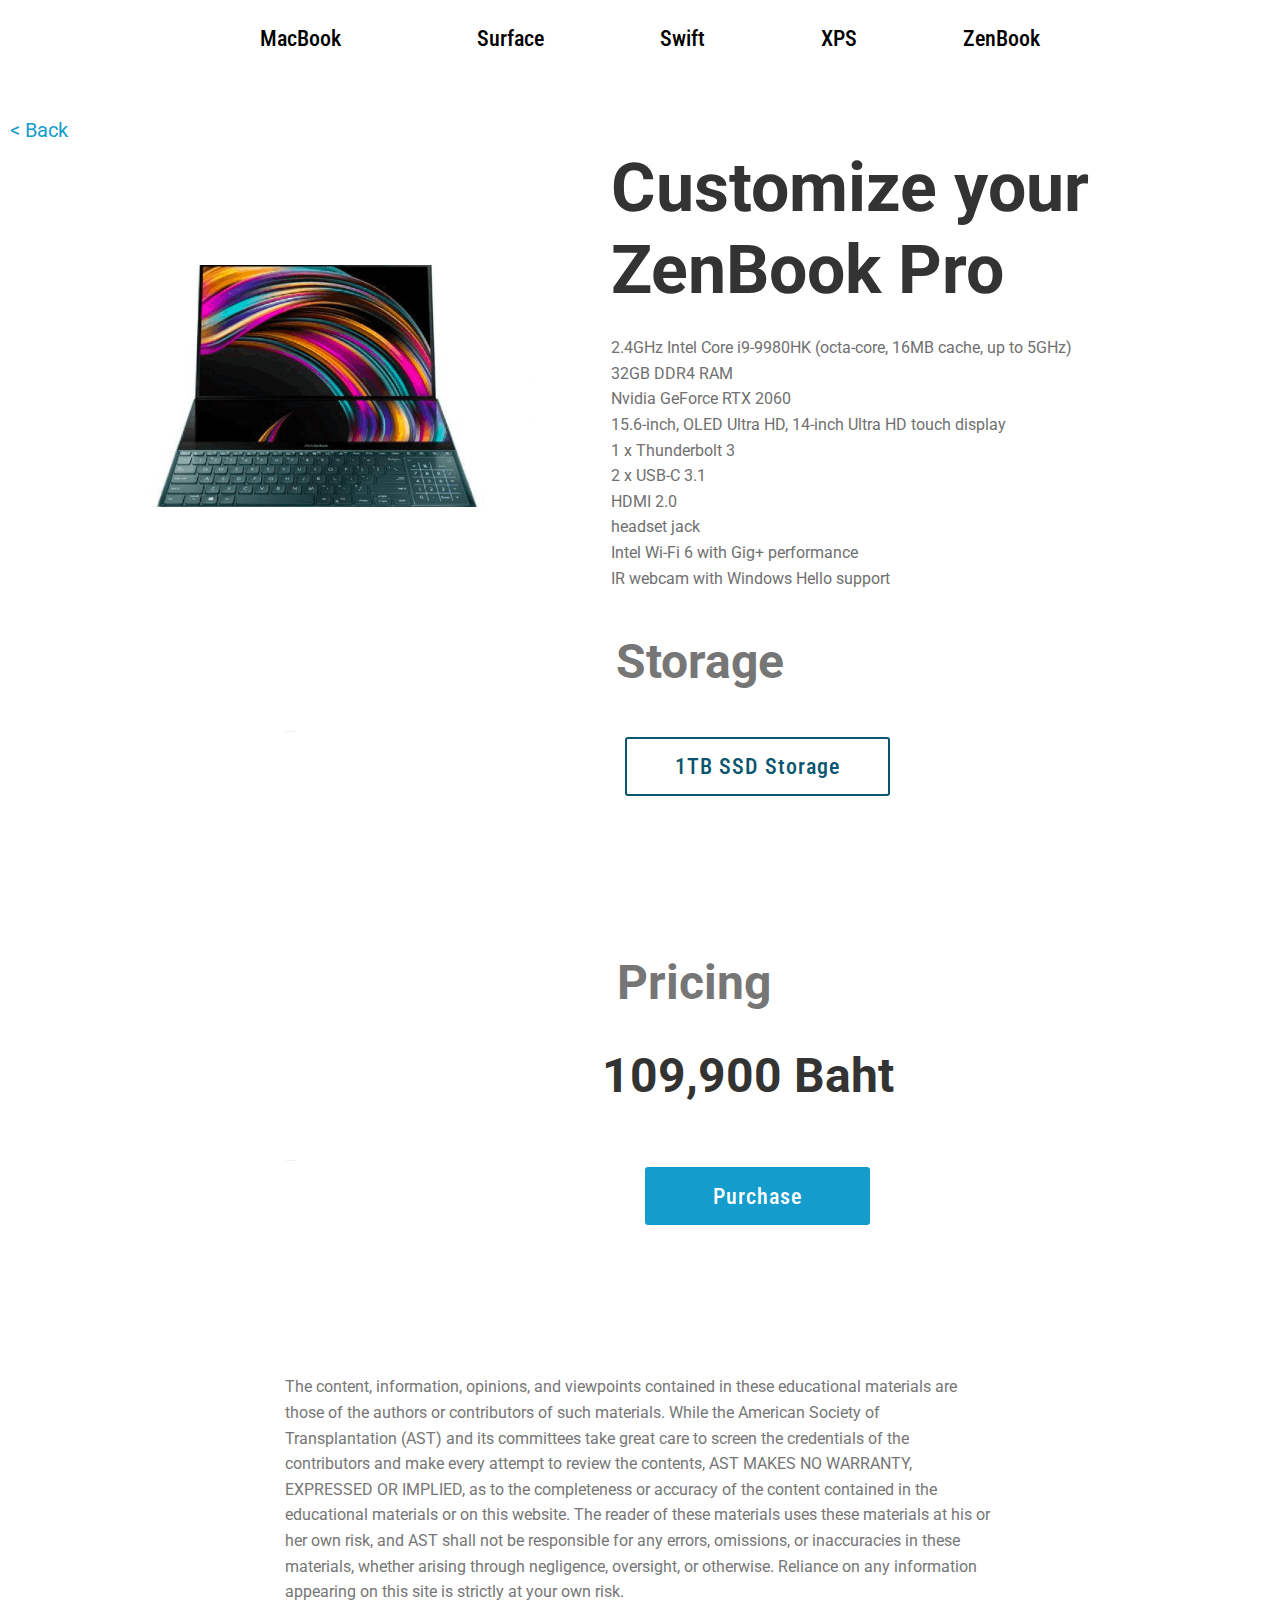
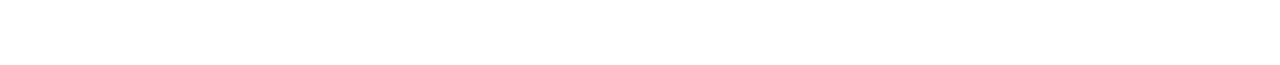
<file: page6.html>
<!DOCTYPE html>
<html >
<head>
  <!-- Site made with Mobirise Website Builder v4.8.2, https://mobirise.com -->
  <meta charset="UTF-8">
  <meta http-equiv="X-UA-Compatible" content="IE=edge">
  <meta name="generator" content="Mobirise v4.8.2, mobirise.com">
  <meta name="viewport" content="width=device-width, initial-scale=1, minimum-scale=1">
  <link rel="shortcut icon" href="assets/images/logo2-128x152-2.png" type="image/x-icon">
  <meta name="description" content="Web Site Creator Description">
  <title>ZenBookPro</title>
  <link rel="stylesheet" href="assets/web/assets/mobirise-icons/mobirise-icons.css">
  <link rel="stylesheet" href="assets/tether/tether.min.css">
  <link rel="stylesheet" href="assets/bootstrap/css/bootstrap.min.css">
  <link rel="stylesheet" href="assets/bootstrap/css/bootstrap-grid.min.css">
  <link rel="stylesheet" href="assets/bootstrap/css/bootstrap-reboot.min.css">
  <link rel="stylesheet" href="assets/dropdown/css/style.css">
  <link rel="stylesheet" href="assets/theme/css/style.css">
  <link rel="stylesheet" href="assets/mobirise/css/mbr-additional.css" type="text/css">
  
  
  
</head>
<body>
  <section class="menu cid-rU9hEnop50" once="menu" id="menu2-1m">

    

    <nav class="navbar navbar-expand beta-menu navbar-dropdown align-items-center navbar-fixed-top navbar-toggleable-sm">
        <button class="navbar-toggler navbar-toggler-right" type="button" data-toggle="collapse" data-target="#navbarSupportedContent" aria-controls="navbarSupportedContent" aria-expanded="false" aria-label="Toggle navigation">
            <div class="hamburger">
                <span></span>
                <span></span>
                <span></span>
                <span></span>
            </div>
        </button>
        <div class="menu-logo">
            <div class="navbar-brand">
                
                
            </div>
        </div>
        <div class="collapse navbar-collapse" id="navbarSupportedContent">
            <ul class="navbar-nav nav-dropdown nav-right navbar-nav-top-padding" data-app-modern-menu="true"><li class="nav-item">
                    <a class="nav-link link text-black display-4" href="page1.html">
                        MacBook &nbsp; &nbsp; &nbsp; &nbsp; &nbsp; &nbsp; &nbsp; &nbsp; &nbsp; &nbsp; &nbsp;&nbsp;</a>
                </li><li class="nav-item">
                    <a class="nav-link link text-black display-4" href="page3.html">Surface &nbsp; &nbsp; &nbsp; &nbsp; &nbsp; &nbsp; &nbsp; &nbsp; &nbsp;&nbsp;</a>
                </li><li class="nav-item"><a class="nav-link link text-black display-4" href="page4.html">Swift &nbsp; &nbsp; &nbsp; &nbsp; &nbsp; &nbsp; &nbsp; &nbsp; &nbsp;&nbsp;</a></li><li class="nav-item"><a class="nav-link link text-black display-4" href="page5.html">XPS &nbsp; &nbsp; &nbsp; &nbsp; &nbsp; &nbsp; &nbsp; &nbsp;&nbsp;</a></li><li class="nav-item"><a class="nav-link link text-black display-4" href="page6.html">ZenBook &nbsp; &nbsp; &nbsp; &nbsp; &nbsp; &nbsp; &nbsp; &nbsp; &nbsp; &nbsp; &nbsp; &nbsp; &nbsp; &nbsp; &nbsp;</a></li></ul>
            
        </div>
    </nav>
</section>

<section class="engine"><a href="https://mobiri.se/m">free web design templates</a></section><section class="header3 cid-rU9hEpNMat" id="header3-1n">

    

    
<h5><a href="index.html">&nbsp; &lt; Back</a></h5>
    <div class="container">
        <div class="media-container-row">
            <div class="mbr-figure" style="width: 85%;">
                <img src="assets/images/image-72x-924x484.png" alt="Mobirise" title="">
            </div>

            <div class="media-content">
                <h1 class="mbr-section-title mbr-white pb-3 mbr-fonts-style display-1"><strong>Customize your ZenBook Pro</strong></h1>
                
                <div class="mbr-section-text mbr-white pb-3 ">
                    <p class="mbr-text mbr-fonts-style display-7">2.4GHz Intel Core i9-9980HK (octa-core, 16MB cache, up to 5GHz)<br>32GB DDR4 RAM<br>Nvidia GeForce RTX 2060<br>15.6-inch, OLED Ultra HD, 14-inch Ultra HD touch display<br>1 x Thunderbolt 3<br>2 x USB-C 3.1<br>HDMI 2.0<br>headset jack<br>Intel Wi-Fi 6 with Gig+ performance<br>IR webcam with Windows Hello support</p>
                </div>
               <div class="container">
        <div class="media-container-row title">
            <div class="col-12 col-md-8">
               
            </div>
        </div>
    </div>
                
            </div>
        </div>
    </div>
 
</section>

<section class="mbr-section article content1 cid-rU9hEqYbKm" id="content1-1o">
    
     

    <div class="container">
        <div class="media-container-row">
            <div class="mbr-text col-12 col-md-8 mbr-fonts-style display-2">&nbsp; &nbsp; &nbsp; &nbsp; &nbsp;&nbsp;<strong>Storage</strong></div>
        </div>
    </div>
</section>

<section class="mbr-section content6 cid-rU9hErQ5td" id="content6-1p">
    
     
    
    <div class="container">
        <div class="media-container-row">
            <div class="col-12 col-md-8">
                <div class="media-container-row">
                    <div class="mbr-figure" style="width: 45%;">
                      <img src="assets/images/676549-342x428.jpg" alt="Mobirise" title="">  
                    </div>
                    <div class="media-content">
                        <div class="mbr-section-text">
   <div class="container">
        <div class="media-container-row title">
            
               <div class="mbr-section-btn align-center"><a class="btn btn-primary-outline display-4" href="page6.html#content6-1r">1TB SSD Storage</a></div></div>

 
              

    </div>
                        </div>
                    </div>
                </div>
            </div>
        </div>
    </div>
</section>

<section class="mbr-section article content1 cid-rU9hEsNmZd" id="content1-1q">
    
     

    <div class="container">
        <div class="media-container-row">
            <div class="mbr-text col-12 col-md-8 mbr-fonts-style display-2"><p>&nbsp; &nbsp; &nbsp; &nbsp; &nbsp;<strong>Pricing</strong></p><p><font color="#333333"><strong>&nbsp; &nbsp; &nbsp; &nbsp; &nbsp; &nbsp; &nbsp; &nbsp; &nbsp; 109,900 Baht</strong></font></p></div>
        </div>
    </div>
</section>

<section class="mbr-section content6 cid-rU9hEtz2OX" id="content6-1r">
    
     
    
    <div class="container">
        <div class="media-container-row">
            <div class="col-12 col-md-8">
                <div class="media-container-row">
                    <div class="mbr-figure" style="width: 45%;">
                      <img src="assets/images/676549-342x428.jpg" alt="Mobirise" title="">  
                    </div>
                    <div class="media-content">
                        <div class="mbr-section-text">
   <div class="container">
        <div class="media-container-row title">
            
               <div class="mbr-section-btn align-center"><a class="btn btn-primary display-4" href="page2.html">&nbsp; &nbsp;Purchase &nbsp;&nbsp;</a></div>

          
        </div>
    </div>
                        </div>
                    </div>
                </div>
            </div>
        </div>
    </div>
</section>

<section class="mbr-section article content1 cid-rU9hEuq1Pn" id="content1-1s">
    
     

    <div class="container">
        <div class="media-container-row">
            <div class="mbr-text col-12 col-md-8 mbr-fonts-style display-7">The content, information, opinions, and viewpoints contained in these educational materials are those of the authors or contributors of such materials. While the American Society of Transplantation (AST) and its committees take great care to screen the credentials of the contributors and make every attempt to review the contents, AST MAKES NO WARRANTY, EXPRESSED OR IMPLIED, as to the completeness or accuracy of the content contained in the educational materials or on this website. The reader of these materials uses these materials at his or her own risk, and AST shall not be responsible for any errors, omissions, or inaccuracies in these materials, whether arising through negligence, oversight, or otherwise. Reliance on any information appearing on this site is strictly at your own risk.</div>
        </div>
    </div>
</section>


  <script src="assets/web/assets/jquery/jquery.min.js"></script>
  <script src="assets/popper/popper.min.js"></script>
  <script src="assets/tether/tether.min.js"></script>
  <script src="assets/bootstrap/js/bootstrap.min.js"></script>
  <script src="assets/smoothscroll/smooth-scroll.js"></script>
  <script src="assets/dropdown/js/script.min.js"></script>
  <script src="assets/touchswipe/jquery.touch-swipe.min.js"></script>
  <script src="assets/theme/js/script.js"></script>
  
  
</body>
</html>
</file>
<file: assets/web/assets/mobirise-icons/mobirise-icons.css>
@font-face {
  font-family: 'MobiriseIcons';
  src:  url('mobirise-icons.eot?spat4u');
  src:  url('mobirise-icons.eot?spat4u#iefix') format('embedded-opentype'),
    url('mobirise-icons.ttf?spat4u') format('truetype'),
    url('mobirise-icons.woff?spat4u') format('woff'),
    url('mobirise-icons.svg?spat4u#MobiriseIcons') format('svg');
  font-weight: normal;
  font-style: normal;
}

[class^="mbri-"], [class*=" mbri-"] {
  /* use !important to prevent issues with browser extensions that change fonts */
  font-family: MobiriseIcons !important;
  speak: none;
  font-style: normal;
  font-weight: normal;
  font-variant: normal;
  text-transform: none;
  line-height: 1;

  /* Better Font Rendering =========== */
  -webkit-font-smoothing: antialiased;
  -moz-osx-font-smoothing: grayscale;
}

.mbri-add-submenu:before {
  content: "\e900";
}
.mbri-alert:before {
  content: "\e901";
}
.mbri-align-center:before {
  content: "\e902";
}
.mbri-align-justify:before {
  content: "\e903";
}
.mbri-align-left:before {
  content: "\e904";
}
.mbri-align-right:before {
  content: "\e905";
}
.mbri-android:before {
  content: "\e906";
}
.mbri-apple:before {
  content: "\e907";
}
.mbri-arrow-down:before {
  content: "\e908";
}
.mbri-arrow-next:before {
  content: "\e909";
}
.mbri-arrow-prev:before {
  content: "\e90a";
}
.mbri-arrow-up:before {
  content: "\e90b";
}
.mbri-bold:before {
  content: "\e90c";
}
.mbri-bookmark:before {
  content: "\e90d";
}
.mbri-bootstrap:before {
  content: "\e90e";
}
.mbri-briefcase:before {
  content: "\e90f";
}
.mbri-browse:before {
  content: "\e910";
}
.mbri-bulleted-list:before {
  content: "\e911";
}
.mbri-calendar:before {
  content: "\e912";
}
.mbri-camera:before {
  content: "\e913";
}
.mbri-cart-add:before {
  content: "\e914";
}
.mbri-cart-full:before {
  content: "\e915";
}
.mbri-cash:before {
  content: "\e916";
}
.mbri-change-style:before {
  content: "\e917";
}
.mbri-chat:before {
  content: "\e918";
}
.mbri-clock:before {
  content: "\e919";
}
.mbri-close:before {
  content: "\e91a";
}
.mbri-cloud:before {
  content: "\e91b";
}
.mbri-code:before {
  content: "\e91c";
}
.mbri-contact-form:before {
  content: "\e91d";
}
.mbri-credit-card:before {
  content: "\e91e";
}
.mbri-cursor-click:before {
  content: "\e91f";
}
.mbri-cust-feedback:before {
  content: "\e920";
}
.mbri-database:before {
  content: "\e921";
}
.mbri-delivery:before {
  content: "\e922";
}
.mbri-desktop:before {
  content: "\e923";
}
.mbri-devices:before {
  content: "\e924";
}
.mbri-down:before {
  content: "\e925";
}
.mbri-download:before {
  content: "\e989";
}
.mbri-drag-n-drop:before {
  content: "\e927";
}
.mbri-drag-n-drop2:before {
  content: "\e928";
}
.mbri-edit:before {
  content: "\e929";
}
.mbri-edit2:before {
  content: "\e92a";
}
.mbri-error:before {
  content: "\e92b";
}
.mbri-extension:before {
  content: "\e92c";
}
.mbri-features:before {
  content: "\e92d";
}
.mbri-file:before {
  content: "\e92e";
}
.mbri-flag:before {
  content: "\e92f";
}
.mbri-folder:before {
  content: "\e930";
}
.mbri-gift:before {
  content: "\e931";
}
.mbri-github:before {
  content: "\e932";
}
.mbri-globe:before {
  content: "\e933";
}
.mbri-globe-2:before {
  content: "\e934";
}
.mbri-growing-chart:before {
  content: "\e935";
}
.mbri-hearth:before {
  content: "\e936";
}
.mbri-help:before {
  content: "\e937";
}
.mbri-home:before {
  content: "\e938";
}
.mbri-hot-cup:before {
  content: "\e939";
}
.mbri-idea:before {
  content: "\e93a";
}
.mbri-image-gallery:before {
  content: "\e93b";
}
.mbri-image-slider:before {
  content: "\e93c";
}
.mbri-info:before {
  content: "\e93d";
}
.mbri-italic:before {
  content: "\e93e";
}
.mbri-key:before {
  content: "\e93f";
}
.mbri-laptop:before {
  content: "\e940";
}
.mbri-layers:before {
  content: "\e941";
}
.mbri-left-right:before {
  content: "\e942";
}
.mbri-left:before {
  content: "\e943";
}
.mbri-letter:before {
  content: "\e944";
}
.mbri-like:before {
  content: "\e945";
}
.mbri-link:before {
  content: "\e946";
}
.mbri-lock:before {
  content: "\e947";
}
.mbri-login:before {
  content: "\e948";
}
.mbri-logout:before {
  content: "\e949";
}
.mbri-magic-stick:before {
  content: "\e94a";
}
.mbri-map-pin:before {
  content: "\e94b";
}
.mbri-menu:before {
  content: "\e94c";
}
.mbri-mobile:before {
  content: "\e94d";
}
.mbri-mobile2:before {
  content: "\e94e";
}
.mbri-mobirise:before {
  content: "\e94f";
}
.mbri-more-horizontal:before {
  content: "\e950";
}
.mbri-more-vertical:before {
  content: "\e951";
}
.mbri-music:before {
  content: "\e952";
}
.mbri-new-file:before {
  content: "\e953";
}
.mbri-numbered-list:before {
  content: "\e954";
}
.mbri-opened-folder:before {
  content: "\e955";
}
.mbri-pages:before {
  content: "\e956";
}
.mbri-paper-plane:before {
  content: "\e957";
}
.mbri-paperclip:before {
  content: "\e958";
}
.mbri-photo:before {
  content: "\e959";
}
.mbri-photos:before {
  content: "\e95a";
}
.mbri-pin:before {
  content: "\e95b";
}
.mbri-play:before {
  content: "\e95c";
}
.mbri-plus:before {
  content: "\e95d";
}
.mbri-preview:before {
  content: "\e95e";
}
.mbri-print:before {
  content: "\e95f";
}
.mbri-protect:before {
  content: "\e960";
}
.mbri-question:before {
  content: "\e961";
}
.mbri-quote-left:before {
  content: "\e962";
}
.mbri-quote-right:before {
  content: "\e963";
}
.mbri-refresh:before {
  content: "\e964";
}
.mbri-responsive:before {
  content: "\e965";
}
.mbri-right:before {
  content: "\e966";
}
.mbri-rocket:before {
  content: "\e967";
}
.mbri-sad-face:before {
  content: "\e968";
}
.mbri-sale:before {
  content: "\e969";
}
.mbri-save:before {
  content: "\e96a";
}
.mbri-search:before {
  content: "\e96b";
}
.mbri-setting:before {
  content: "\e96c";
}
.mbri-setting2:before {
  content: "\e96d";
}
.mbri-setting3:before {
  content: "\e96e";
}
.mbri-share:before {
  content: "\e96f";
}
.mbri-shopping-bag:before {
  content: "\e970";
}
.mbri-shopping-basket:before {
  content: "\e971";
}
.mbri-shopping-cart:before {
  content: "\e972";
}
.mbri-sites:before {
  content: "\e973";
}
.mbri-smile-face:before {
  content: "\e974";
}
.mbri-speed:before {
  content: "\e975";
}
.mbri-star:before {
  content: "\e976";
}
.mbri-success:before {
  content: "\e977";
}
.mbri-sun:before {
  content: "\e978";
}
.mbri-sun2:before {
  content: "\e979";
}
.mbri-tablet:before {
  content: "\e97a";
}
.mbri-tablet-vertical:before {
  content: "\e97b";
}
.mbri-target:before {
  content: "\e97c";
}
.mbri-timer:before {
  content: "\e97d";
}
.mbri-to-ftp:before {
  content: "\e97e";
}
.mbri-to-local-drive:before {
  content: "\e97f";
}
.mbri-touch-swipe:before {
  content: "\e980";
}
.mbri-touch:before {
  content: "\e981";
}
.mbri-trash:before {
  content: "\e982";
}
.mbri-underline:before {
  content: "\e983";
}
.mbri-unlink:before {
  content: "\e984";
}
.mbri-unlock:before {
  content: "\e985";
}
.mbri-up-down:before {
  content: "\e986";
}
.mbri-up:before {
  content: "\e987";
}
.mbri-update:before {
  content: "\e988";
}
.mbri-upload:before {
 content: "\e926"; 
}
.mbri-user:before {
  content: "\e98a";
}
.mbri-user2:before {
  content: "\e98b";
}
.mbri-users:before {
  content: "\e98c";
}
.mbri-video:before {
  content: "\e98d";
}
.mbri-video-play:before {
  content: "\e98e";
}
.mbri-watch:before {
  content: "\e98f";
}
.mbri-website-theme:before {
  content: "\e990";
}
.mbri-wifi:before {
  content: "\e991";
}
.mbri-windows:before {
  content: "\e992";
}
.mbri-zoom-out:before {
  content: "\e993";
}
.mbri-redo:before {
  content: "\e994";
}
.mbri-undo:before {
  content: "\e995";
}
</file>
<file: assets/dropdown/css/style.css>
.navbar-dropdown {
  left: 0;
  padding: 0;
  position: absolute;
  right: 0;
  top: 0;
  transition: all 0.45s ease;
  z-index: 1030;
  background: #282828; }
  .navbar-dropdown .navbar-logo {
    margin-right: 0.8rem;
    transition: margin 0.3s ease-in-out;
    vertical-align: middle; }
    .navbar-dropdown .navbar-logo img {
      height: 3.125rem;
      transition: all 0.3s ease-in-out; }
    .navbar-dropdown .navbar-logo.mbr-iconfont {
      font-size: 3.125rem;
      line-height: 3.125rem; }
  .navbar-dropdown .navbar-caption {
    font-weight: 700;
    white-space: normal;
    vertical-align: -4px;
    line-height: 3.125rem !important; }
    .navbar-dropdown .navbar-caption, .navbar-dropdown .navbar-caption:hover {
      color: inherit;
      text-decoration: none; }
  .navbar-dropdown .mbr-iconfont + .navbar-caption {
    vertical-align: -1px; }
  .navbar-dropdown.navbar-fixed-top {
    position: fixed; }
  .navbar-dropdown .navbar-brand span {
    vertical-align: -4px; }
  .navbar-dropdown.bg-color.transparent {
    background: none; }
  .navbar-dropdown.navbar-short .navbar-brand {
    padding: 0.625rem 0; }
    .navbar-dropdown.navbar-short .navbar-brand span {
      vertical-align: -1px; }
  .navbar-dropdown.navbar-short .navbar-caption {
    line-height: 2.375rem !important;
    vertical-align: -2px; }
  .navbar-dropdown.navbar-short .navbar-logo {
    margin-right: 0.5rem; }
    .navbar-dropdown.navbar-short .navbar-logo img {
      height: 2.375rem; }
    .navbar-dropdown.navbar-short .navbar-logo.mbr-iconfont {
      font-size: 2.375rem;
      line-height: 2.375rem; }
  .navbar-dropdown.navbar-short .mbr-table-cell {
    height: 3.625rem; }
  .navbar-dropdown .navbar-close {
    left: 0.6875rem;
    position: fixed;
    top: 0.75rem;
    z-index: 1000; }
  .navbar-dropdown .hamburger-icon {
    content: "";
    display: inline-block;
    vertical-align: middle;
    width: 16px;
    -webkit-box-shadow: 0 -6px 0 1px #282828,0 0 0 1px #282828,0 6px 0 1px #282828;
    -moz-box-shadow: 0 -6px 0 1px #282828,0 0 0 1px #282828,0 6px 0 1px #282828;
    box-shadow: 0 -6px 0 1px #282828,0 0 0 1px #282828,0 6px 0 1px #282828; }

.dropdown-menu .dropdown-toggle[data-toggle="dropdown-submenu"]::after {
  border-bottom: 0.35em solid transparent;
  border-left: 0.35em solid;
  border-right: 0;
  border-top: 0.35em solid transparent;
  margin-left: 0.3rem; }

.dropdown-menu .dropdown-item:focus {
  outline: 0; }

.nav-dropdown {
  font-size: 0.75rem;
  font-weight: 500;
  height: auto !important; }
  .nav-dropdown .nav-btn {
    padding-left: 1rem; }
  .nav-dropdown .link {
    margin: .667em 1.667em;
    font-weight: 500;
    padding: 0;
    transition: color .2s ease-in-out; }
    .nav-dropdown .link.dropdown-toggle {
      margin-right: 2.583em; }
      .nav-dropdown .link.dropdown-toggle::after {
        margin-left: .25rem;
        border-top: 0.35em solid;
        border-right: 0.35em solid transparent;
        border-left: 0.35em solid transparent;
        border-bottom: 0; }
      .nav-dropdown .link.dropdown-toggle[aria-expanded="true"] {
        margin: 0;
        padding: 0.667em 3.263em  0.667em 1.667em; }
  .nav-dropdown .link::after,
  .nav-dropdown .dropdown-item::after {
    color: inherit; }
  .nav-dropdown .btn {
    font-size: 0.75rem;
    font-weight: 700;
    letter-spacing: 0;
    margin-bottom: 0;
    padding-left: 1.25rem;
    padding-right: 1.25rem; }
  .nav-dropdown .dropdown-menu {
    border-radius: 0;
    border: 0;
    left: 0;
    margin: 0;
    padding-bottom: 1.25rem;
    padding-top: 1.25rem;
    position: relative; }
  .nav-dropdown .dropdown-submenu {
    margin-left: 0.125rem;
    top: 0; }
  .nav-dropdown .dropdown-item {
    font-weight: 500;
    line-height: 2;
    padding: 0.3846em 4.615em 0.3846em 1.5385em;
    position: relative;
    transition: color .2s ease-in-out, background-color .2s ease-in-out; }
    .nav-dropdown .dropdown-item::after {
      margin-top: -0.3077em;
      position: absolute;
      right: 1.1538em;
      top: 50%; }
    .nav-dropdown .dropdown-item:focus, .nav-dropdown .dropdown-item:hover {
      background: none; }

@media (max-width: 767px) {
  .nav-dropdown.navbar-toggleable-sm {
    bottom: 0;
    display: none;
    left: 0;
    overflow-x: hidden;
    position: fixed;
    top: 0;
    transform: translateX(-100%);
    -ms-transform: translateX(-100%);
    -webkit-transform: translateX(-100%);
    width: 18.75rem;
    z-index: 999; } }
.nav-dropdown.navbar-toggleable-xl {
  bottom: 0;
  display: none;
  left: 0;
  overflow-x: hidden;
  position: fixed;
  top: 0;
  transform: translateX(-100%);
  -ms-transform: translateX(-100%);
  -webkit-transform: translateX(-100%);
  width: 18.75rem;
  z-index: 999; }

.nav-dropdown-sm {
  display: block !important;
  overflow-x: hidden;
  overflow: auto;
  padding-top: 3.875rem; }
  .nav-dropdown-sm::after {
    content: "";
    display: block;
    height: 3rem;
    width: 100%; }
  .nav-dropdown-sm.collapse.in ~ .navbar-close {
    display: block !important; }
  .nav-dropdown-sm.collapsing, .nav-dropdown-sm.collapse.in {
    transform: translateX(0);
    -ms-transform: translateX(0);
    -webkit-transform: translateX(0);
    transition: all 0.25s ease-out;
    -webkit-transition: all 0.25s ease-out;
    background: #282828; }
  .nav-dropdown-sm.collapsing[aria-expanded="false"] {
    transform: translateX(-100%);
    -ms-transform: translateX(-100%);
    -webkit-transform: translateX(-100%); }
  .nav-dropdown-sm .nav-item {
    display: block;
    margin-left: 0 !important;
    padding-left: 0; }
  .nav-dropdown-sm .link,
  .nav-dropdown-sm .dropdown-item {
    border-top: 1px dotted rgba(255, 255, 255, 0.1);
    font-size: 0.8125rem;
    line-height: 1.6;
    margin: 0 !important;
    padding: 0.875rem 2.4rem 0.875rem 1.5625rem !important;
    position: relative;
    white-space: normal; }
    .nav-dropdown-sm .link:focus, .nav-dropdown-sm .link:hover,
    .nav-dropdown-sm .dropdown-item:focus,
    .nav-dropdown-sm .dropdown-item:hover {
      background: rgba(0, 0, 0, 0.2) !important;
      color: #c0a375; }
  .nav-dropdown-sm .nav-btn {
    position: relative;
    padding: 1.5625rem 1.5625rem 0 1.5625rem; }
    .nav-dropdown-sm .nav-btn::before {
      border-top: 1px dotted rgba(255, 255, 255, 0.1);
      content: "";
      left: 0;
      position: absolute;
      top: 0;
      width: 100%; }
    .nav-dropdown-sm .nav-btn + .nav-btn {
      padding-top: 0.625rem; }
      .nav-dropdown-sm .nav-btn + .nav-btn::before {
        display: none; }
  .nav-dropdown-sm .btn {
    padding: 0.625rem 0; }
  .nav-dropdown-sm .dropdown-toggle[data-toggle="dropdown-submenu"]::after {
    margin-left: .25rem;
    border-top: 0.35em solid;
    border-right: 0.35em solid transparent;
    border-left: 0.35em solid transparent;
    border-bottom: 0; }
  .nav-dropdown-sm .dropdown-toggle[data-toggle="dropdown-submenu"][aria-expanded="true"]::after {
    border-top: 0;
    border-right: 0.35em solid transparent;
    border-left: 0.35em solid transparent;
    border-bottom: 0.35em solid; }
  .nav-dropdown-sm .dropdown-menu {
    margin: 0;
    padding: 0;
    position: relative;
    top: 0;
    left: 0;
    width: 100%;
    border: 0;
    float: none;
    border-radius: 0;
    background: none; }
  .nav-dropdown-sm .dropdown-submenu {
    left: 100%;
    margin-left: 0.125rem;
    margin-top: -1.25rem;
    top: 0; }

.navbar-toggleable-sm .nav-dropdown .dropdown-menu {
  position: absolute; }

.navbar-toggleable-sm .nav-dropdown .dropdown-submenu {
  left: 100%;
  margin-left: 0.125rem;
  margin-top: -1.25rem;
  top: 0; }

.navbar-toggleable-sm.opened .nav-dropdown .dropdown-menu {
  position: relative; }

.navbar-toggleable-sm.opened .nav-dropdown .dropdown-submenu {
  left: 0;
  margin-left: 00rem;
  margin-top: 0rem;
  top: 0; }

.is-builder .nav-dropdown.collapsing {
  transition: none !important; }

/*# sourceMappingURL=style.css.map */
</file>
<file: assets/theme/css/style.css>
/*!
 * Mobirise v4 theme (https://mobirise.com/)
 * Copyright 2017 Mobirise
 */
section {
  background-color: #eeeeee; }

section,
.container,
.container-fluid {
  position: relative;
  word-wrap: break-word; }

a.mbr-iconfont:hover {
  text-decoration: none; }

.article .lead p, .article .lead ul, .article .lead ol, .article .lead pre, .article .lead blockquote {
  margin-bottom: 0; }

a {
  font-style: normal;
  font-weight: 400;
  cursor: pointer; }
  a, a:hover {
    text-decoration: none; }

figure {
  margin-bottom: 0; }

body {
  color: #232323; }

h1, h2, h3, h4, h5, h6,
.h1, .h2, .h3, .h4, .h5, .h6,
.display-1, .display-2, .display-3, .display-4 {
  line-height: 1;
  word-break: break-word;
  word-wrap: break-word; }

b, strong {
  font-weight: bold; }

blockquote {
  padding: 10px 0 10px 20px;
  position: relative;
  border-left: 2px solid;
  border-color: #ff3366; }

input:-webkit-autofill, input:-webkit-autofill:hover, input:-webkit-autofill:focus, input:-webkit-autofill:active {
  transition-delay: 9999s;
  transition-property: background-color, color; }

textarea[type="hidden"] {
  display: none; }

body {
  position: relative; }

section {
  background-position: 50% 50%;
  background-repeat: no-repeat;
  background-size: cover; }
  section .mbr-background-video,
  section .mbr-background-video-preview {
    position: absolute;
    bottom: 0;
    left: 0;
    right: 0;
    top: 0; }

.hidden {
  visibility: hidden; }

.mbr-z-index20 {
  z-index: 20; }

/*! Base colors */
.mbr-white {
  color: #ffffff; }

.mbr-black {
  color: #000000; }

.mbr-bg-white {
  background-color: #ffffff; }

.mbr-bg-black {
  background-color: #000000; }

/*! Text-aligns */
.align-left {
  text-align: left; }

.align-center {
  text-align: center; }

.align-right {
  text-align: right; }

@media (max-width: 767px) {
  .align-left, .align-center, .align-right, .mbr-section-btn, .mbr-section-title {
    text-align: center; } }
/*! Font-weight  */
.mbr-light {
  font-weight: 300; }

.mbr-regular {
  font-weight: 400; }

.mbr-semibold {
  font-weight: 500; }

.mbr-bold {
  font-weight: 700; }

/*! Media  */
.media-size-item {
  -webkit-flex: 1 1 auto;
  -moz-flex: 1 1 auto;
  -ms-flex: 1 1 auto;
  -o-flex: 1 1 auto;
  flex: 1 1 auto; }

.media-content {
  -webkit-flex-basis: 100%;
  flex-basis: 100%; }

.media-container-row {
  display: -ms-flexbox;
  display: -webkit-flex;
  display: flex;
  -webkit-flex-direction: row;
  -ms-flex-direction: row;
  flex-direction: row;
  -webkit-flex-wrap: wrap;
  -ms-flex-wrap: wrap;
  flex-wrap: wrap;
  -webkit-justify-content: center;
  -ms-flex-pack: center;
  justify-content: center;
  -webkit-align-content: center;
  -ms-flex-line-pack: center;
  align-content: center;
  -webkit-align-items: start;
  -ms-flex-align: start;
  align-items: start; }
  .media-container-row .media-size-item {
    width: 400px; }

.media-container-column {
  display: -ms-flexbox;
  display: -webkit-flex;
  display: flex;
  -webkit-flex-direction: column;
  -ms-flex-direction: column;
  flex-direction: column;
  -webkit-flex-wrap: wrap;
  -ms-flex-wrap: wrap;
  flex-wrap: wrap;
  -webkit-justify-content: center;
  -ms-flex-pack: center;
  justify-content: center;
  -webkit-align-content: center;
  -ms-flex-line-pack: center;
  align-content: center;
  -webkit-align-items: stretch;
  -ms-flex-align: stretch;
  align-items: stretch; }
  .media-container-column > * {
    width: 100%; }

@media (min-width: 992px) {
  .media-container-row {
    -webkit-flex-wrap: nowrap;
    -ms-flex-wrap: nowrap;
    flex-wrap: nowrap; } }
figure {
  overflow: hidden; }

figure[mbr-media-size] {
  transition: width 0.1s; }

.mbr-figure img, .mbr-figure iframe {
  display: block;
  width: 100%; }

.card {
  background-color: transparent;
  border: none; }

.card-img {
  text-align: center;
  flex-shrink: 0; }

.media {
  max-width: 100%;
  margin: 0 auto; }

.mbr-figure {
  -ms-flex-item-align: center;
  -ms-grid-row-align: center;
  -webkit-align-self: center;
  align-self: center; }

.media-container > div {
  max-width: 100%; }

.mbr-figure img, .card-img img {
  width: 100%; }

@media (max-width: 991px) {
  .media-size-item {
    width: auto !important; }

  .media {
    width: auto; }

  .mbr-figure {
    width: 100% !important; } }
/*! Buttons */
.mbr-section-btn {
  margin-left: -.25rem;
  margin-right: -.25rem;
  font-size: 0; }

nav .mbr-section-btn {
  margin-left: 0rem;
  margin-right: 0rem; }

/*! Btn icon margin */
.btn .mbr-iconfont, .btn.btn-sm .mbr-iconfont {
  cursor: pointer;
  margin-right: 0.5rem; }

.btn.btn-md .mbr-iconfont, .btn.btn-md .mbr-iconfont {
  margin-right: 0.8rem; }

.mbr-regular {
  font-weight: 400; }

.mbr-semibold {
  font-weight: 500; }

.mbr-bold {
  font-weight: 700; }

[type="submit"] {
  -webkit-appearance: none; }

/*! Full-screen */
.mbr-fullscreen .mbr-overlay {
  min-height: 100vh; }

.mbr-fullscreen {
  display: flex;
  display: -webkit-flex;
  display: -moz-flex;
  display: -ms-flex;
  display: -o-flex;
  align-items: center;
  -webkit-align-items: center;
  min-height: 100vh;
  padding-top: 3rem;
  padding-bottom: 3rem; }

/*! Map */
.map {
  height: 25rem;
  position: relative; }
  .map iframe {
    width: 100%;
    height: 100%; }

/* Form */
.form-asterisk {
  font-family: initial;
  position: absolute;
  top: -2px;
  font-weight: normal; }

/*! Scroll to top arrow */
.mbr-arrow-up {
  bottom: 25px;
  right: 90px;
  position: fixed;
  text-align: right;
  z-index: 5000;
  color: #ffffff;
  font-size: 32px;
  transform: rotate(180deg);
  -webkit-transform: rotate(180deg); }

.mbr-arrow-up a {
  background: rgba(0, 0, 0, 0.2);
  border-radius: 3px;
  color: #fff;
  display: inline-block;
  height: 60px;
  width: 60px;
  outline-style: none !important;
  position: relative;
  text-decoration: none;
  transition: all .3s ease-in-out;
  cursor: pointer;
  text-align: center; }
  .mbr-arrow-up a:hover {
    background-color: rgba(0, 0, 0, 0.4); }
  .mbr-arrow-up a i {
    line-height: 60px; }

.mbr-arrow-up-icon {
  display: block;
  color: #fff; }

.mbr-arrow-up-icon::before {
  content: "\203a";
  display: inline-block;
  font-family: serif;
  font-size: 32px;
  line-height: 1;
  font-style: normal;
  position: relative;
  top: 6px;
  left: -4px;
  -webkit-transform: rotate(-90deg);
  transform: rotate(-90deg); }

/*! Arrow Down */
.mbr-arrow {
  position: absolute;
  bottom: 45px;
  left: 50%;
  width: 60px;
  height: 60px;
  cursor: pointer;
  background-color: rgba(80, 80, 80, 0.5);
  border-radius: 50%;
  -webkit-transform: translateX(-50%);
  transform: translateX(-50%); }
  .mbr-arrow > a {
    display: inline-block;
    text-decoration: none;
    outline-style: none;
    -webkit-animation: arrowdown 1.7s ease-in-out infinite;
    animation: arrowdown 1.7s ease-in-out infinite; }
    .mbr-arrow > a > i {
      position: absolute;
      top: -2px;
      left: 15px;
      font-size: 2rem; }

@keyframes arrowdown {
  0% {
    transform: translateY(0px);
    -webkit-transform: translateY(0px); }
  50% {
    transform: translateY(-5px);
    -webkit-transform: translateY(-5px); }
  100% {
    transform: translateY(0px);
    -webkit-transform: translateY(0px); } }
@-webkit-keyframes arrowdown {
  0% {
    transform: translateY(0px);
    -webkit-transform: translateY(0px); }
  50% {
    transform: translateY(-5px);
    -webkit-transform: translateY(-5px); }
  100% {
    transform: translateY(0px);
    -webkit-transform: translateY(0px); } }
@media (max-width: 500px) {
  .mbr-arrow-up {
    left: 50%;
    right: auto;
    transform: translateX(-50%) rotate(180deg);
    -webkit-transform: translateX(-50%) rotate(180deg); } }
/*Gradients animation*/
@keyframes gradient-animation {
  from {
    background-position: 0% 100%;
    animation-timing-function: ease-in-out; }
  to {
    background-position: 100% 0%;
    animation-timing-function: ease-in-out; } }
@-webkit-keyframes gradient-animation {
  from {
    background-position: 0% 100%;
    animation-timing-function: ease-in-out; }
  to {
    background-position: 100% 0%;
    animation-timing-function: ease-in-out; } }
.bg-gradient {
  background-size: 200% 200%;
  animation: gradient-animation 5s infinite alternate;
  -webkit-animation: gradient-animation 5s infinite alternate; }

.menu .navbar-brand {
  display: -webkit-flex; }
  .menu .navbar-brand span {
    display: flex;
    display: -webkit-flex; }
  .menu .navbar-brand .navbar-caption-wrap {
    display: -webkit-flex; }
  .menu .navbar-brand .navbar-logo img {
    display: -webkit-flex; }
@media (min-width: 768px) and (max-width: 991px) {
  .menu .navbar-toggleable-sm .navbar-nav {
    display: -webkit-box;
    display: -webkit-flex;
    display: -ms-flexbox; } }
@media (min-width: 992px) {
  .menu .navbar-nav.nav-dropdown {
    display: -webkit-flex; }
  .menu .navbar-toggleable-sm .navbar-collapse {
    display: -webkit-flex !important; } }

/*# sourceMappingURL=style.css.map */
.engine {
	position: absolute;
	text-indent: -2400px;
	text-align: center;
	padding: 0;
	top: 0;
	left: -2400px;
}
</file>
<file: assets/mobirise/css/mbr-additional.css>
@import url(https://fonts.googleapis.com/css?family=Roboto:100,100i,300,300i,400,400i,500,500i,700,700i,900,900i);
@import url(https://fonts.googleapis.com/css?family=Roboto+Condensed:300,300i,400,400i,700,700i);





body {
  font-style: normal;
  line-height: 1.5;
}
.mbr-section-title {
  font-style: normal;
  line-height: 1.2;
}
.mbr-section-subtitle {
  line-height: 1.3;
}
.mbr-text {
  font-style: normal;
  line-height: 1.6;
}
.display-1 {
  font-family: 'Roboto', sans-serif;
  font-size: 4.25rem;
}
.display-1 > .mbr-iconfont {
  font-size: 6.8rem;
}
.display-2 {
  font-family: 'Roboto', sans-serif;
  font-size: 3rem;
}
.display-2 > .mbr-iconfont {
  font-size: 4.8rem;
}
.display-4 {
  font-family: 'Roboto Condensed', sans-serif;
  font-size: 1.4rem;
}
.display-4 > .mbr-iconfont {
  font-size: 2.24rem;
}
.display-5 {
  font-family: 'Roboto', sans-serif;
  font-size: 1.5rem;
}
.display-5 > .mbr-iconfont {
  font-size: 2.4rem;
}
.display-7 {
  font-family: 'Roboto', sans-serif;
  font-size: 1rem;
}
.display-7 > .mbr-iconfont {
  font-size: 1.6rem;
}
/* ---- Fluid typography for mobile devices ---- */
/* 1.4 - font scale ratio ( bootstrap == 1.42857 ) */
/* 100vw - current viewport width */
/* (48 - 20)  48 == 48rem == 768px, 20 == 20rem == 320px(minimal supported viewport) */
/* 0.65 - min scale variable, may vary */
@media (max-width: 768px) {
  .display-1 {
    font-size: 3.4rem;
    font-size: calc( 2.1374999999999997rem + (4.25 - 2.1374999999999997) * ((100vw - 20rem) / (48 - 20)));
    line-height: calc( 1.4 * (2.1374999999999997rem + (4.25 - 2.1374999999999997) * ((100vw - 20rem) / (48 - 20))));
  }
  .display-2 {
    font-size: 2.4rem;
    font-size: calc( 1.7rem + (3 - 1.7) * ((100vw - 20rem) / (48 - 20)));
    line-height: calc( 1.4 * (1.7rem + (3 - 1.7) * ((100vw - 20rem) / (48 - 20))));
  }
  .display-4 {
    font-size: 1.12rem;
    font-size: calc( 1.14rem + (1.4 - 1.14) * ((100vw - 20rem) / (48 - 20)));
    line-height: calc( 1.4 * (1.14rem + (1.4 - 1.14) * ((100vw - 20rem) / (48 - 20))));
  }
  .display-5 {
    font-size: 1.2rem;
    font-size: calc( 1.175rem + (1.5 - 1.175) * ((100vw - 20rem) / (48 - 20)));
    line-height: calc( 1.4 * (1.175rem + (1.5 - 1.175) * ((100vw - 20rem) / (48 - 20))));
  }
}
/* Buttons */
.btn {
  font-weight: 500;
  border-width: 2px;
  font-style: normal;
  letter-spacing: 1px;
  margin: .4rem .8rem;
  white-space: normal;
  -webkit-transition: all 0.3s ease-in-out;
  -moz-transition: all 0.3s ease-in-out;
  transition: all 0.3s ease-in-out;
  padding: 1rem 3rem;
  border-radius: 3px;
  display: inline-flex;
  align-items: center;
  justify-content: center;
  word-break: break-word;
}
.btn-sm {
  font-weight: 500;
  letter-spacing: 1px;
  -webkit-transition: all 0.3s ease-in-out;
  -moz-transition: all 0.3s ease-in-out;
  transition: all 0.3s ease-in-out;
  padding: 0.6rem 1.5rem;
  border-radius: 3px;
}
.btn-md {
  font-weight: 500;
  letter-spacing: 1px;
  margin: .4rem .8rem !important;
  -webkit-transition: all 0.3s ease-in-out;
  -moz-transition: all 0.3s ease-in-out;
  transition: all 0.3s ease-in-out;
  padding: 1rem 3rem;
  border-radius: 3px;
}
.btn-lg {
  font-weight: 500;
  letter-spacing: 1px;
  margin: .4rem .8rem !important;
  -webkit-transition: all 0.3s ease-in-out;
  -moz-transition: all 0.3s ease-in-out;
  transition: all 0.3s ease-in-out;
  padding: 1.2rem 3.2rem;
  border-radius: 3px;
}
.bg-primary {
  background-color: #149dcc !important;
}
.bg-success {
  background-color: #f7ed4a !important;
}
.bg-info {
  background-color: #82786e !important;
}
.bg-warning {
  background-color: #879a9f !important;
}
.bg-danger {
  background-color: #b1a374 !important;
}
.btn-primary,
.btn-primary:active {
  background-color: #149dcc !important;
  border-color: #149dcc !important;
  color: #ffffff !important;
}
.btn-primary:hover,
.btn-primary:focus,
.btn-primary.focus,
.btn-primary.active {
  color: #ffffff !important;
  background-color: #0d6786 !important;
  border-color: #0d6786 !important;
}
.btn-primary.disabled,
.btn-primary:disabled {
  color: #ffffff !important;
  background-color: #0d6786 !important;
  border-color: #0d6786 !important;
}
.btn-secondary,
.btn-secondary:active {
  background-color: #ffffff !important;
  border-color: #ffffff !important;
  color: #808080 !important;
}
.btn-secondary:hover,
.btn-secondary:focus,
.btn-secondary.focus,
.btn-secondary.active {
  color: #808080 !important;
  background-color: #d9d9d9 !important;
  border-color: #d9d9d9 !important;
}
.btn-secondary.disabled,
.btn-secondary:disabled {
  color: #808080 !important;
  background-color: #d9d9d9 !important;
  border-color: #d9d9d9 !important;
}
.btn-info,
.btn-info:active {
  background-color: #82786e !important;
  border-color: #82786e !important;
  color: #ffffff !important;
}
.btn-info:hover,
.btn-info:focus,
.btn-info.focus,
.btn-info.active {
  color: #ffffff !important;
  background-color: #59524b !important;
  border-color: #59524b !important;
}
.btn-info.disabled,
.btn-info:disabled {
  color: #ffffff !important;
  background-color: #59524b !important;
  border-color: #59524b !important;
}
.btn-success,
.btn-success:active {
  background-color: #f7ed4a !important;
  border-color: #f7ed4a !important;
  color: #3f3c03 !important;
}
.btn-success:hover,
.btn-success:focus,
.btn-success.focus,
.btn-success.active {
  color: #3f3c03 !important;
  background-color: #eadd0a !important;
  border-color: #eadd0a !important;
}
.btn-success.disabled,
.btn-success:disabled {
  color: #3f3c03 !important;
  background-color: #eadd0a !important;
  border-color: #eadd0a !important;
}
.btn-warning,
.btn-warning:active {
  background-color: #879a9f !important;
  border-color: #879a9f !important;
  color: #ffffff !important;
}
.btn-warning:hover,
.btn-warning:focus,
.btn-warning.focus,
.btn-warning.active {
  color: #ffffff !important;
  background-color: #617479 !important;
  border-color: #617479 !important;
}
.btn-warning.disabled,
.btn-warning:disabled {
  color: #ffffff !important;
  background-color: #617479 !important;
  border-color: #617479 !important;
}
.btn-danger,
.btn-danger:active {
  background-color: #b1a374 !important;
  border-color: #b1a374 !important;
  color: #ffffff !important;
}
.btn-danger:hover,
.btn-danger:focus,
.btn-danger.focus,
.btn-danger.active {
  color: #ffffff !important;
  background-color: #8b7d4e !important;
  border-color: #8b7d4e !important;
}
.btn-danger.disabled,
.btn-danger:disabled {
  color: #ffffff !important;
  background-color: #8b7d4e !important;
  border-color: #8b7d4e !important;
}
.btn-white {
  color: #333333 !important;
}
.btn-white,
.btn-white:active {
  background-color: #ffffff !important;
  border-color: #ffffff !important;
  color: #808080 !important;
}
.btn-white:hover,
.btn-white:focus,
.btn-white.focus,
.btn-white.active {
  color: #808080 !important;
  background-color: #d9d9d9 !important;
  border-color: #d9d9d9 !important;
}
.btn-white.disabled,
.btn-white:disabled {
  color: #808080 !important;
  background-color: #d9d9d9 !important;
  border-color: #d9d9d9 !important;
}
.btn-black,
.btn-black:active {
  background-color: #333333 !important;
  border-color: #333333 !important;
  color: #ffffff !important;
}
.btn-black:hover,
.btn-black:focus,
.btn-black.focus,
.btn-black.active {
  color: #ffffff !important;
  background-color: #0d0d0d !important;
  border-color: #0d0d0d !important;
}
.btn-black.disabled,
.btn-black:disabled {
  color: #ffffff !important;
  background-color: #0d0d0d !important;
  border-color: #0d0d0d !important;
}
.btn-primary-outline,
.btn-primary-outline:active {
  background: none;
  border-color: #0b566f;
  color: #0b566f;
}
.btn-primary-outline:hover,
.btn-primary-outline:focus,
.btn-primary-outline.focus,
.btn-primary-outline.active {
  color: #ffffff;
  background-color: #149dcc;
  border-color: #149dcc;
}
.btn-primary-outline.disabled,
.btn-primary-outline:disabled {
  color: #ffffff !important;
  background-color: #149dcc !important;
  border-color: #149dcc !important;
}
.btn-secondary-outline,
.btn-secondary-outline:active {
  background: none;
  border-color: #cccccc;
  color: #cccccc;
}
.btn-secondary-outline:hover,
.btn-secondary-outline:focus,
.btn-secondary-outline.focus,
.btn-secondary-outline.active {
  color: #808080;
  background-color: #ffffff;
  border-color: #ffffff;
}
.btn-secondary-outline.disabled,
.btn-secondary-outline:disabled {
  color: #808080 !important;
  background-color: #ffffff !important;
  border-color: #ffffff !important;
}
.btn-info-outline,
.btn-info-outline:active {
  background: none;
  border-color: #4b453f;
  color: #4b453f;
}
.btn-info-outline:hover,
.btn-info-outline:focus,
.btn-info-outline.focus,
.btn-info-outline.active {
  color: #ffffff;
  background-color: #82786e;
  border-color: #82786e;
}
.btn-info-outline.disabled,
.btn-info-outline:disabled {
  color: #ffffff !important;
  background-color: #82786e !important;
  border-color: #82786e !important;
}
.btn-success-outline,
.btn-success-outline:active {
  background: none;
  border-color: #d2c609;
  color: #d2c609;
}
.btn-success-outline:hover,
.btn-success-outline:focus,
.btn-success-outline.focus,
.btn-success-outline.active {
  color: #3f3c03;
  background-color: #f7ed4a;
  border-color: #f7ed4a;
}
.btn-success-outline.disabled,
.btn-success-outline:disabled {
  color: #3f3c03 !important;
  background-color: #f7ed4a !important;
  border-color: #f7ed4a !important;
}
.btn-warning-outline,
.btn-warning-outline:active {
  background: none;
  border-color: #55666b;
  color: #55666b;
}
.btn-warning-outline:hover,
.btn-warning-outline:focus,
.btn-warning-outline.focus,
.btn-warning-outline.active {
  color: #ffffff;
  background-color: #879a9f;
  border-color: #879a9f;
}
.btn-warning-outline.disabled,
.btn-warning-outline:disabled {
  color: #ffffff !important;
  background-color: #879a9f !important;
  border-color: #879a9f !important;
}
.btn-danger-outline,
.btn-danger-outline:active {
  background: none;
  border-color: #7a6e45;
  color: #7a6e45;
}
.btn-danger-outline:hover,
.btn-danger-outline:focus,
.btn-danger-outline.focus,
.btn-danger-outline.active {
  color: #ffffff;
  background-color: #b1a374;
  border-color: #b1a374;
}
.btn-danger-outline.disabled,
.btn-danger-outline:disabled {
  color: #ffffff !important;
  background-color: #b1a374 !important;
  border-color: #b1a374 !important;
}
.btn-black-outline,
.btn-black-outline:active {
  background: none;
  border-color: #000000;
  color: #000000;
}
.btn-black-outline:hover,
.btn-black-outline:focus,
.btn-black-outline.focus,
.btn-black-outline.active {
  color: #ffffff;
  background-color: #333333;
  border-color: #333333;
}
.btn-black-outline.disabled,
.btn-black-outline:disabled {
  color: #ffffff !important;
  background-color: #333333 !important;
  border-color: #333333 !important;
}
.btn-white-outline,
.btn-white-outline:active,
.btn-white-outline.active {
  background: none;
  border-color: #ffffff;
  color: #ffffff;
}
.btn-white-outline:hover,
.btn-white-outline:focus,
.btn-white-outline.focus {
  color: #333333;
  background-color: #ffffff;
  border-color: #ffffff;
}
.text-primary {
  color: #149dcc !important;
}
.text-secondary {
  color: #ffffff !important;
}
.text-success {
  color: #f7ed4a !important;
}
.text-info {
  color: #82786e !important;
}
.text-warning {
  color: #879a9f !important;
}
.text-danger {
  color: #b1a374 !important;
}
.text-white {
  color: #ffffff !important;
}
.text-black {
  color: #000000 !important;
}
a.text-primary:hover,
a.text-primary:focus {
  color: #0b566f !important;
}
a.text-secondary:hover,
a.text-secondary:focus {
  color: #cccccc !important;
}
a.text-success:hover,
a.text-success:focus {
  color: #d2c609 !important;
}
a.text-info:hover,
a.text-info:focus {
  color: #4b453f !important;
}
a.text-warning:hover,
a.text-warning:focus {
  color: #55666b !important;
}
a.text-danger:hover,
a.text-danger:focus {
  color: #7a6e45 !important;
}
a.text-white:hover,
a.text-white:focus {
  color: #b3b3b3 !important;
}
a.text-black:hover,
a.text-black:focus {
  color: #4d4d4d !important;
}
.alert-success {
  background-color: #70c770;
}
.alert-info {
  background-color: #82786e;
}
.alert-warning {
  background-color: #879a9f;
}
.alert-danger {
  background-color: #b1a374;
}
.mbr-section-btn a.btn:not(.btn-form):hover,
.mbr-section-btn a.btn:not(.btn-form):focus {
  box-shadow: none !important;
}
.mbr-gallery-filter li.active .btn {
  background-color: #149dcc;
  border-color: #149dcc;
  color: #ffffff;
}
.mbr-gallery-filter li.active .btn:focus {
  box-shadow: none;
}
.btn-form {
  border-radius: 0;
}
.btn-form:hover {
  cursor: pointer;
}
a,
a:hover {
  color: #149dcc;
}
.mbr-plan-header.bg-primary .mbr-plan-subtitle,
.mbr-plan-header.bg-primary .mbr-plan-price-desc {
  color: #b4e6f8;
}
.mbr-plan-header.bg-success .mbr-plan-subtitle,
.mbr-plan-header.bg-success .mbr-plan-price-desc {
  color: #ffffff;
}
.mbr-plan-header.bg-info .mbr-plan-subtitle,
.mbr-plan-header.bg-info .mbr-plan-price-desc {
  color: #beb8b2;
}
.mbr-plan-header.bg-warning .mbr-plan-subtitle,
.mbr-plan-header.bg-warning .mbr-plan-price-desc {
  color: #ced6d8;
}
.mbr-plan-header.bg-danger .mbr-plan-subtitle,
.mbr-plan-header.bg-danger .mbr-plan-price-desc {
  color: #dfd9c6;
}
/* Scroll to top button*/
.scrollToTop_wraper {
  display: none;
}
#scrollToTop a i:before {
  content: '';
  position: absolute;
  height: 40%;
  top: 25%;
  background: #fff;
  width: 2px;
  left: calc(50% - 1px);
}
#scrollToTop a i:after {
  content: '';
  position: absolute;
  display: block;
  border-top: 2px solid #fff;
  border-right: 2px solid #fff;
  width: 40%;
  height: 40%;
  left: 30%;
  bottom: 30%;
  transform: rotate(135deg);
}
/* Others*/
.note-check a[data-value=Rubik] {
  font-style: normal;
}
.mbr-arrow a {
  color: #ffffff;
}
@media (max-width: 767px) {
  .mbr-arrow {
    display: none;
  }
}
.form-control-label {
  position: relative;
  cursor: pointer;
  margin-bottom: .357em;
  padding: 0;
}
.alert {
  color: #ffffff;
  border-radius: 0;
  border: 0;
  font-size: .875rem;
  line-height: 1.5;
  margin-bottom: 1.875rem;
  padding: 1.25rem;
  position: relative;
}
.alert.alert-form::after {
  background-color: inherit;
  bottom: -7px;
  content: "";
  display: block;
  height: 14px;
  left: 50%;
  margin-left: -7px;
  position: absolute;
  transform: rotate(45deg);
  width: 14px;
}
.form-control {
  background-color: #f5f5f5;
  box-shadow: none;
  color: #565656;
  font-family: 'Roboto', sans-serif;
  font-size: 1rem;
  line-height: 1.43;
  min-height: 3.5em;
  padding: 1.07em .5em;
}
.form-control > .mbr-iconfont {
  font-size: 1.6rem;
}
.form-control,
.form-control:focus {
  border: 1px solid #e8e8e8;
}
.form-active .form-control:invalid {
  border-color: red;
}
.mbr-overlay {
  background-color: #000;
  bottom: 0;
  left: 0;
  opacity: .5;
  position: absolute;
  right: 0;
  top: 0;
  z-index: 0;
}
blockquote {
  font-style: italic;
  padding: 10px 0 10px 20px;
  font-size: 1.09rem;
  position: relative;
  border-color: #149dcc;
  border-width: 3px;
}
ul,
ol,
pre,
blockquote {
  margin-bottom: 2.3125rem;
}
pre {
  background: #f4f4f4;
  padding: 10px 24px;
  white-space: pre-wrap;
}
.inactive {
  -webkit-user-select: none;
  -moz-user-select: none;
  -ms-user-select: none;
  user-select: none;
  pointer-events: none;
  -webkit-user-drag: none;
  user-drag: none;
}
.mbr-section__comments .row {
  justify-content: center;
}
/* Forms */
.mbr-form .btn {
  margin: .4rem 0;
}
@media (max-width: 767px) {
  .btn {
    font-size: .75rem !important;
  }
  .btn .mbr-iconfont {
    font-size: 1rem !important;
  }
}
/* Social block */
.btn-social {
  font-size: 20px;
  border-radius: 50%;
  padding: 0;
  width: 44px;
  height: 44px;
  line-height: 44px;
  text-align: center;
  position: relative;
  border: 2px solid #c0a375;
  border-color: #149dcc;
  color: #232323;
  cursor: pointer;
}
.btn-social i {
  top: 0;
  line-height: 44px;
  width: 44px;
}
.btn-social:hover {
  color: #fff;
  background: #149dcc;
}
.btn-social + .btn {
  margin-left: .1rem;
}
/* Footer */
.mbr-footer-content li::before,
.mbr-footer .mbr-contacts li::before {
  background: #149dcc;
}
.mbr-footer-content li a:hover,
.mbr-footer .mbr-contacts li a:hover {
  color: #149dcc;
}
/* Headers*/
.offset-1 {
  margin-left: 8.33333%;
}
.offset-2 {
  margin-left: 16.66667%;
}
.offset-3 {
  margin-left: 25%;
}
.offset-4 {
  margin-left: 33.33333%;
}
.offset-5 {
  margin-left: 41.66667%;
}
.offset-6 {
  margin-left: 50%;
}
.offset-7 {
  margin-left: 58.33333%;
}
.offset-8 {
  margin-left: 66.66667%;
}
.offset-9 {
  margin-left: 75%;
}
.offset-10 {
  margin-left: 83.33333%;
}
.offset-11 {
  margin-left: 91.66667%;
}
@media (min-width: 576px) {
  .offset-sm-0 {
    margin-left: 0%;
  }
  .offset-sm-1 {
    margin-left: 8.33333%;
  }
  .offset-sm-2 {
    margin-left: 16.66667%;
  }
  .offset-sm-3 {
    margin-left: 25%;
  }
  .offset-sm-4 {
    margin-left: 33.33333%;
  }
  .offset-sm-5 {
    margin-left: 41.66667%;
  }
  .offset-sm-6 {
    margin-left: 50%;
  }
  .offset-sm-7 {
    margin-left: 58.33333%;
  }
  .offset-sm-8 {
    margin-left: 66.66667%;
  }
  .offset-sm-9 {
    margin-left: 75%;
  }
  .offset-sm-10 {
    margin-left: 83.33333%;
  }
  .offset-sm-11 {
    margin-left: 91.66667%;
  }
}
@media (min-width: 768px) {
  .offset-md-0 {
    margin-left: 0%;
  }
  .offset-md-1 {
    margin-left: 8.33333%;
  }
  .offset-md-2 {
    margin-left: 16.66667%;
  }
  .offset-md-3 {
    margin-left: 25%;
  }
  .offset-md-4 {
    margin-left: 33.33333%;
  }
  .offset-md-5 {
    margin-left: 41.66667%;
  }
  .offset-md-6 {
    margin-left: 50%;
  }
  .offset-md-7 {
    margin-left: 58.33333%;
  }
  .offset-md-8 {
    margin-left: 66.66667%;
  }
  .offset-md-9 {
    margin-left: 75%;
  }
  .offset-md-10 {
    margin-left: 83.33333%;
  }
  .offset-md-11 {
    margin-left: 91.66667%;
  }
}
@media (min-width: 992px) {
  .offset-lg-0 {
    margin-left: 0%;
  }
  .offset-lg-1 {
    margin-left: 8.33333%;
  }
  .offset-lg-2 {
    margin-left: 16.66667%;
  }
  .offset-lg-3 {
    margin-left: 25%;
  }
  .offset-lg-4 {
    margin-left: 33.33333%;
  }
  .offset-lg-5 {
    margin-left: 41.66667%;
  }
  .offset-lg-6 {
    margin-left: 50%;
  }
  .offset-lg-7 {
    margin-left: 58.33333%;
  }
  .offset-lg-8 {
    margin-left: 66.66667%;
  }
  .offset-lg-9 {
    margin-left: 75%;
  }
  .offset-lg-10 {
    margin-left: 83.33333%;
  }
  .offset-lg-11 {
    margin-left: 91.66667%;
  }
}
@media (min-width: 1200px) {
  .offset-xl-0 {
    margin-left: 0%;
  }
  .offset-xl-1 {
    margin-left: 8.33333%;
  }
  .offset-xl-2 {
    margin-left: 16.66667%;
  }
  .offset-xl-3 {
    margin-left: 25%;
  }
  .offset-xl-4 {
    margin-left: 33.33333%;
  }
  .offset-xl-5 {
    margin-left: 41.66667%;
  }
  .offset-xl-6 {
    margin-left: 50%;
  }
  .offset-xl-7 {
    margin-left: 58.33333%;
  }
  .offset-xl-8 {
    margin-left: 66.66667%;
  }
  .offset-xl-9 {
    margin-left: 75%;
  }
  .offset-xl-10 {
    margin-left: 83.33333%;
  }
  .offset-xl-11 {
    margin-left: 91.66667%;
  }
}
.navbar-toggler {
  -webkit-align-self: flex-start;
  -ms-flex-item-align: start;
  align-self: flex-start;
  padding: 0.25rem 0.75rem;
  font-size: 1.25rem;
  line-height: 1;
  background: transparent;
  border: 1px solid transparent;
  -webkit-border-radius: 0.25rem;
  border-radius: 0.25rem;
}
.navbar-toggler:focus,
.navbar-toggler:hover {
  text-decoration: none;
}
.navbar-toggler-icon {
  display: inline-block;
  width: 1.5em;
  height: 1.5em;
  vertical-align: middle;
  content: "";
  background: no-repeat center center;
  -webkit-background-size: 100% 100%;
  -o-background-size: 100% 100%;
  background-size: 100% 100%;
}
.navbar-toggler-left {
  position: absolute;
  left: 1rem;
}
.navbar-toggler-right {
  position: absolute;
  right: 1rem;
}
@media (max-width: 575px) {
  .navbar-toggleable .navbar-nav .dropdown-menu {
    position: static;
    float: none;
  }
  .navbar-toggleable > .container {
    padding-right: 0;
    padding-left: 0;
  }
}
@media (min-width: 576px) {
  .navbar-toggleable {
    -webkit-box-orient: horizontal;
    -webkit-box-direction: normal;
    -webkit-flex-direction: row;
    -ms-flex-direction: row;
    flex-direction: row;
    -webkit-flex-wrap: nowrap;
    -ms-flex-wrap: nowrap;
    flex-wrap: nowrap;
    -webkit-box-align: center;
    -webkit-align-items: center;
    -ms-flex-align: center;
    align-items: center;
  }
  .navbar-toggleable .navbar-nav {
    -webkit-box-orient: horizontal;
    -webkit-box-direction: normal;
    -webkit-flex-direction: row;
    -ms-flex-direction: row;
    flex-direction: row;
  }
  .navbar-toggleable .navbar-nav .nav-link {
    padding-right: .5rem;
    padding-left: .5rem;
  }
  .navbar-toggleable > .container {
    display: -webkit-box;
    display: -webkit-flex;
    display: -ms-flexbox;
    display: flex;
    -webkit-flex-wrap: nowrap;
    -ms-flex-wrap: nowrap;
    flex-wrap: nowrap;
    -webkit-box-align: center;
    -webkit-align-items: center;
    -ms-flex-align: center;
    align-items: center;
  }
  .navbar-toggleable .navbar-collapse {
    display: -webkit-box !important;
    display: -webkit-flex !important;
    display: -ms-flexbox !important;
    display: flex !important;
    width: 100%;
  }
  .navbar-toggleable .navbar-toggler {
    display: none;
  }
}
@media (max-width: 767px) {
  .navbar-toggleable-sm .navbar-nav .dropdown-menu {
    position: static;
    float: none;
  }
  .navbar-toggleable-sm > .container {
    padding-right: 0;
    padding-left: 0;
  }
}
@media (min-width: 768px) {
  .navbar-toggleable-sm {
    -webkit-box-orient: horizontal;
    -webkit-box-direction: normal;
    -webkit-flex-direction: row;
    -ms-flex-direction: row;
    flex-direction: row;
    -webkit-flex-wrap: nowrap;
    -ms-flex-wrap: nowrap;
    flex-wrap: nowrap;
    -webkit-box-align: center;
    -webkit-align-items: center;
    -ms-flex-align: center;
    align-items: center;
  }
  .navbar-toggleable-sm .navbar-nav {
    -webkit-box-orient: horizontal;
    -webkit-box-direction: normal;
    -webkit-flex-direction: row;
    -ms-flex-direction: row;
    flex-direction: row;
  }
  .navbar-toggleable-sm .navbar-nav .nav-link {
    padding-right: .5rem;
    padding-left: .5rem;
  }
  .navbar-toggleable-sm > .container {
    display: -webkit-box;
    display: -webkit-flex;
    display: -ms-flexbox;
    display: flex;
    -webkit-flex-wrap: nowrap;
    -ms-flex-wrap: nowrap;
    flex-wrap: nowrap;
    -webkit-box-align: center;
    -webkit-align-items: center;
    -ms-flex-align: center;
    align-items: center;
  }
  .navbar-toggleable-sm .navbar-collapse {
    display: -webkit-box !important;
    display: -webkit-flex !important;
    display: -ms-flexbox !important;
    display: flex !important;
    width: 100%;
  }
  .navbar-toggleable-sm .navbar-toggler {
    display: none;
  }
}
@media (max-width: 991px) {
  .navbar-toggleable-md .navbar-nav .dropdown-menu {
    position: static;
    float: none;
  }
  .navbar-toggleable-md > .container {
    padding-right: 0;
    padding-left: 0;
  }
}
@media (min-width: 992px) {
  .navbar-toggleable-md {
    -webkit-box-orient: horizontal;
    -webkit-box-direction: normal;
    -webkit-flex-direction: row;
    -ms-flex-direction: row;
    flex-direction: row;
    -webkit-flex-wrap: nowrap;
    -ms-flex-wrap: nowrap;
    flex-wrap: nowrap;
    -webkit-box-align: center;
    -webkit-align-items: center;
    -ms-flex-align: center;
    align-items: center;
  }
  .navbar-toggleable-md .navbar-nav {
    -webkit-box-orient: horizontal;
    -webkit-box-direction: normal;
    -webkit-flex-direction: row;
    -ms-flex-direction: row;
    flex-direction: row;
  }
  .navbar-toggleable-md .navbar-nav .nav-link {
    padding-right: .5rem;
    padding-left: .5rem;
  }
  .navbar-toggleable-md > .container {
    display: -webkit-box;
    display: -webkit-flex;
    display: -ms-flexbox;
    display: flex;
    -webkit-flex-wrap: nowrap;
    -ms-flex-wrap: nowrap;
    flex-wrap: nowrap;
    -webkit-box-align: center;
    -webkit-align-items: center;
    -ms-flex-align: center;
    align-items: center;
  }
  .navbar-toggleable-md .navbar-collapse {
    display: -webkit-box !important;
    display: -webkit-flex !important;
    display: -ms-flexbox !important;
    display: flex !important;
    width: 100%;
  }
  .navbar-toggleable-md .navbar-toggler {
    display: none;
  }
}
@media (max-width: 1199px) {
  .navbar-toggleable-lg .navbar-nav .dropdown-menu {
    position: static;
    float: none;
  }
  .navbar-toggleable-lg > .container {
    padding-right: 0;
    padding-left: 0;
  }
}
@media (min-width: 1200px) {
  .navbar-toggleable-lg {
    -webkit-box-orient: horizontal;
    -webkit-box-direction: normal;
    -webkit-flex-direction: row;
    -ms-flex-direction: row;
    flex-direction: row;
    -webkit-flex-wrap: nowrap;
    -ms-flex-wrap: nowrap;
    flex-wrap: nowrap;
    -webkit-box-align: center;
    -webkit-align-items: center;
    -ms-flex-align: center;
    align-items: center;
  }
  .navbar-toggleable-lg .navbar-nav {
    -webkit-box-orient: horizontal;
    -webkit-box-direction: normal;
    -webkit-flex-direction: row;
    -ms-flex-direction: row;
    flex-direction: row;
  }
  .navbar-toggleable-lg .navbar-nav .nav-link {
    padding-right: .5rem;
    padding-left: .5rem;
  }
  .navbar-toggleable-lg > .container {
    display: -webkit-box;
    display: -webkit-flex;
    display: -ms-flexbox;
    display: flex;
    -webkit-flex-wrap: nowrap;
    -ms-flex-wrap: nowrap;
    flex-wrap: nowrap;
    -webkit-box-align: center;
    -webkit-align-items: center;
    -ms-flex-align: center;
    align-items: center;
  }
  .navbar-toggleable-lg .navbar-collapse {
    display: -webkit-box !important;
    display: -webkit-flex !important;
    display: -ms-flexbox !important;
    display: flex !important;
    width: 100%;
  }
  .navbar-toggleable-lg .navbar-toggler {
    display: none;
  }
}
.navbar-toggleable-xl {
  -webkit-box-orient: horizontal;
  -webkit-box-direction: normal;
  -webkit-flex-direction: row;
  -ms-flex-direction: row;
  flex-direction: row;
  -webkit-flex-wrap: nowrap;
  -ms-flex-wrap: nowrap;
  flex-wrap: nowrap;
  -webkit-box-align: center;
  -webkit-align-items: center;
  -ms-flex-align: center;
  align-items: center;
}
.navbar-toggleable-xl .navbar-nav .dropdown-menu {
  position: static;
  float: none;
}
.navbar-toggleable-xl > .container {
  padding-right: 0;
  padding-left: 0;
}
.navbar-toggleable-xl .navbar-nav {
  -webkit-box-orient: horizontal;
  -webkit-box-direction: normal;
  -webkit-flex-direction: row;
  -ms-flex-direction: row;
  flex-direction: row;
}
.navbar-toggleable-xl .navbar-nav .nav-link {
  padding-right: .5rem;
  padding-left: .5rem;
}
.navbar-toggleable-xl > .container {
  display: -webkit-box;
  display: -webkit-flex;
  display: -ms-flexbox;
  display: flex;
  -webkit-flex-wrap: nowrap;
  -ms-flex-wrap: nowrap;
  flex-wrap: nowrap;
  -webkit-box-align: center;
  -webkit-align-items: center;
  -ms-flex-align: center;
  align-items: center;
}
.navbar-toggleable-xl .navbar-collapse {
  display: -webkit-box !important;
  display: -webkit-flex !important;
  display: -ms-flexbox !important;
  display: flex !important;
  width: 100%;
}
.navbar-toggleable-xl .navbar-toggler {
  display: none;
}
.card-img {
  width: auto;
}
.menu .navbar.collapsed:not(.beta-menu) {
  flex-direction: column;
}
.carousel-item.active,
.carousel-item-next,
.carousel-item-prev {
  display: -webkit-box;
  display: -webkit-flex;
  display: -ms-flexbox;
  display: flex;
}
.note-air-layout .dropup .dropdown-menu,
.note-air-layout .navbar-fixed-bottom .dropdown .dropdown-menu {
  bottom: initial !important;
}
html,
body {
  height: auto;
  min-height: 100vh;
}
.dropup .dropdown-toggle::after {
  display: none;
}
.cid-rU8yj03rsG .navbar {
  background: #ffffff;
  transition: none;
  min-height: 77px;
  padding: .5rem 0;
}
.cid-rU8yj03rsG .navbar-dropdown.bg-color.transparent.opened {
  background: #ffffff;
}
.cid-rU8yj03rsG a {
  font-style: normal;
}
.cid-rU8yj03rsG .nav-item span {
  padding-right: 0.4em;
  line-height: 0.5em;
  vertical-align: text-bottom;
  position: relative;
  text-decoration: none;
}
.cid-rU8yj03rsG .nav-item a {
  display: flex;
  align-items: center;
  justify-content: center;
  padding: 0.7rem 0 !important;
  margin: 0rem .65rem !important;
}
.cid-rU8yj03rsG .nav-item:focus,
.cid-rU8yj03rsG .nav-link:focus {
  outline: none;
}
.cid-rU8yj03rsG .btn {
  padding: 0.4rem 1.5rem;
  display: inline-flex;
  align-items: center;
}
.cid-rU8yj03rsG .btn .mbr-iconfont {
  font-size: 3.6rem;
}
.cid-rU8yj03rsG .menu-logo {
  margin-right: auto;
}
.cid-rU8yj03rsG .menu-logo .navbar-brand {
  display: flex;
  margin-left: 5rem;
  padding: 0;
  transition: padding .2s;
  min-height: 3.8rem;
  align-items: center;
}
.cid-rU8yj03rsG .menu-logo .navbar-brand .navbar-caption-wrap {
  display: flex;
  -webkit-align-items: center;
  align-items: center;
  word-break: break-word;
  min-width: 7rem;
  margin: .3rem 0;
}
.cid-rU8yj03rsG .menu-logo .navbar-brand .navbar-caption-wrap .navbar-caption {
  line-height: 1.2rem !important;
  padding-right: 2rem;
}
.cid-rU8yj03rsG .menu-logo .navbar-brand .navbar-logo {
  font-size: 4rem;
  transition: font-size 0.25s;
}
.cid-rU8yj03rsG .menu-logo .navbar-brand .navbar-logo img {
  display: flex;
}
.cid-rU8yj03rsG .menu-logo .navbar-brand .navbar-logo .mbr-iconfont {
  transition: font-size 0.25s;
}
.cid-rU8yj03rsG .navbar-toggleable-sm .navbar-collapse {
  justify-content: flex-end;
  -webkit-justify-content: flex-end;
  padding-right: 5rem;
  width: auto;
}
.cid-rU8yj03rsG .navbar-toggleable-sm .navbar-collapse .navbar-nav {
  flex-wrap: wrap;
  -webkit-flex-wrap: wrap;
  padding-left: 0;
}
.cid-rU8yj03rsG .navbar-toggleable-sm .navbar-collapse .navbar-nav .nav-item {
  -webkit-align-self: center;
  align-self: center;
}
.cid-rU8yj03rsG .navbar-toggleable-sm .navbar-collapse .navbar-buttons {
  padding-left: 0;
  padding-bottom: 0;
}
.cid-rU8yj03rsG .dropdown .dropdown-menu {
  background: #ffffff;
  display: none;
  position: absolute;
  min-width: 5rem;
  padding-top: 1.4rem;
  padding-bottom: 1.4rem;
  text-align: left;
}
.cid-rU8yj03rsG .dropdown .dropdown-menu .dropdown-item {
  width: auto;
  padding: 0.235em 1.5385em 0.235em 1.5385em !important;
}
.cid-rU8yj03rsG .dropdown .dropdown-menu .dropdown-item::after {
  right: 0.5rem;
}
.cid-rU8yj03rsG .dropdown .dropdown-menu .dropdown-submenu {
  margin: 0;
}
.cid-rU8yj03rsG .dropdown.open > .dropdown-menu {
  display: block;
}
.cid-rU8yj03rsG .navbar-toggleable-sm.opened:after {
  position: absolute;
  width: 100vw;
  height: 100vh;
  content: '';
  background-color: rgba(0, 0, 0, 0.1);
  left: 0;
  bottom: 0;
  transform: translateY(100%);
  -webkit-transform: translateY(100%);
  z-index: 1000;
}
.cid-rU8yj03rsG .navbar.navbar-short {
  min-height: 60px;
  transition: all .2s;
}
.cid-rU8yj03rsG .navbar.navbar-short .navbar-toggler-right {
  top: 20px;
}
.cid-rU8yj03rsG .navbar.navbar-short .navbar-logo a {
  font-size: 2.5rem !important;
  line-height: 2.5rem;
  transition: font-size 0.25s;
}
.cid-rU8yj03rsG .navbar.navbar-short .navbar-logo a .mbr-iconfont {
  font-size: 2.5rem !important;
}
.cid-rU8yj03rsG .navbar.navbar-short .navbar-logo a img {
  height: 3rem !important;
}
.cid-rU8yj03rsG .navbar.navbar-short .navbar-brand {
  min-height: 3rem;
}
.cid-rU8yj03rsG button.navbar-toggler {
  width: 31px;
  height: 18px;
  cursor: pointer;
  transition: all .2s;
  top: 1.5rem;
  right: 1rem;
}
.cid-rU8yj03rsG button.navbar-toggler:focus {
  outline: none;
}
.cid-rU8yj03rsG button.navbar-toggler .hamburger span {
  position: absolute;
  right: 0;
  width: 30px;
  height: 2px;
  border-right: 5px;
  background-color: #333333;
}
.cid-rU8yj03rsG button.navbar-toggler .hamburger span:nth-child(1) {
  top: 0;
  transition: all .2s;
}
.cid-rU8yj03rsG button.navbar-toggler .hamburger span:nth-child(2) {
  top: 8px;
  transition: all .15s;
}
.cid-rU8yj03rsG button.navbar-toggler .hamburger span:nth-child(3) {
  top: 8px;
  transition: all .15s;
}
.cid-rU8yj03rsG button.navbar-toggler .hamburger span:nth-child(4) {
  top: 16px;
  transition: all .2s;
}
.cid-rU8yj03rsG nav.opened .hamburger span:nth-child(1) {
  top: 8px;
  width: 0;
  opacity: 0;
  right: 50%;
  transition: all .2s;
}
.cid-rU8yj03rsG nav.opened .hamburger span:nth-child(2) {
  -webkit-transform: rotate(45deg);
  transform: rotate(45deg);
  transition: all .25s;
}
.cid-rU8yj03rsG nav.opened .hamburger span:nth-child(3) {
  -webkit-transform: rotate(-45deg);
  transform: rotate(-45deg);
  transition: all .25s;
}
.cid-rU8yj03rsG nav.opened .hamburger span:nth-child(4) {
  top: 8px;
  width: 0;
  opacity: 0;
  right: 50%;
  transition: all .2s;
}
.cid-rU8yj03rsG .collapsed.navbar-expand {
  flex-direction: column;
}
.cid-rU8yj03rsG .collapsed .btn {
  display: flex;
}
.cid-rU8yj03rsG .collapsed .navbar-collapse {
  display: none !important;
  padding-right: 0 !important;
}
.cid-rU8yj03rsG .collapsed .navbar-collapse.collapsing,
.cid-rU8yj03rsG .collapsed .navbar-collapse.show {
  display: block !important;
}
.cid-rU8yj03rsG .collapsed .navbar-collapse.collapsing .navbar-nav,
.cid-rU8yj03rsG .collapsed .navbar-collapse.show .navbar-nav {
  display: block;
  text-align: center;
}
.cid-rU8yj03rsG .collapsed .navbar-collapse.collapsing .navbar-nav .nav-item,
.cid-rU8yj03rsG .collapsed .navbar-collapse.show .navbar-nav .nav-item {
  clear: both;
}
.cid-rU8yj03rsG .collapsed .navbar-collapse.collapsing .navbar-nav .nav-item:last-child,
.cid-rU8yj03rsG .collapsed .navbar-collapse.show .navbar-nav .nav-item:last-child {
  margin-bottom: 1rem;
}
.cid-rU8yj03rsG .collapsed .navbar-collapse.collapsing .navbar-buttons,
.cid-rU8yj03rsG .collapsed .navbar-collapse.show .navbar-buttons {
  text-align: center;
}
.cid-rU8yj03rsG .collapsed .navbar-collapse.collapsing .navbar-buttons:last-child,
.cid-rU8yj03rsG .collapsed .navbar-collapse.show .navbar-buttons:last-child {
  margin-bottom: 1rem;
}
.cid-rU8yj03rsG .collapsed button.navbar-toggler {
  display: block;
}
.cid-rU8yj03rsG .collapsed .navbar-brand {
  margin-left: 1rem !important;
}
.cid-rU8yj03rsG .collapsed .navbar-toggleable-sm {
  flex-direction: column;
  -webkit-flex-direction: column;
}
.cid-rU8yj03rsG .collapsed .dropdown .dropdown-menu {
  width: 100%;
  text-align: center;
  position: relative;
  opacity: 0;
  display: block;
  height: 0;
  visibility: hidden;
  padding: 0;
  transition-duration: .5s;
  transition-property: opacity,padding,height;
}
.cid-rU8yj03rsG .collapsed .dropdown.open > .dropdown-menu {
  position: relative;
  opacity: 1;
  height: auto;
  padding: 1.4rem 0;
  visibility: visible;
}
.cid-rU8yj03rsG .collapsed .dropdown .dropdown-submenu {
  left: 0;
  text-align: center;
  width: 100%;
}
.cid-rU8yj03rsG .collapsed .dropdown .dropdown-toggle[data-toggle="dropdown-submenu"]::after {
  margin-top: 0;
  position: inherit;
  right: 0;
  top: 50%;
  display: inline-block;
  width: 0;
  height: 0;
  margin-left: .3em;
  vertical-align: middle;
  content: "";
  border-top: .30em solid;
  border-right: .30em solid transparent;
  border-left: .30em solid transparent;
}
@media (max-width: 991px) {
  .cid-rU8yj03rsG.navbar-expand {
    flex-direction: column;
  }
  .cid-rU8yj03rsG img {
    height: 3.8rem !important;
  }
  .cid-rU8yj03rsG .btn {
    display: flex;
  }
  .cid-rU8yj03rsG button.navbar-toggler {
    display: block;
  }
  .cid-rU8yj03rsG .navbar-brand {
    margin-left: 1rem !important;
  }
  .cid-rU8yj03rsG .navbar-toggleable-sm {
    flex-direction: column;
    -webkit-flex-direction: column;
  }
  .cid-rU8yj03rsG .navbar-collapse {
    display: none !important;
    padding-right: 0 !important;
  }
  .cid-rU8yj03rsG .navbar-collapse.collapsing,
  .cid-rU8yj03rsG .navbar-collapse.show {
    display: block !important;
  }
  .cid-rU8yj03rsG .navbar-collapse.collapsing .navbar-nav,
  .cid-rU8yj03rsG .navbar-collapse.show .navbar-nav {
    display: block;
    text-align: center;
  }
  .cid-rU8yj03rsG .navbar-collapse.collapsing .navbar-nav .nav-item,
  .cid-rU8yj03rsG .navbar-collapse.show .navbar-nav .nav-item {
    clear: both;
  }
  .cid-rU8yj03rsG .navbar-collapse.collapsing .navbar-nav .nav-item:last-child,
  .cid-rU8yj03rsG .navbar-collapse.show .navbar-nav .nav-item:last-child {
    margin-bottom: 1rem;
  }
  .cid-rU8yj03rsG .navbar-collapse.collapsing .navbar-buttons,
  .cid-rU8yj03rsG .navbar-collapse.show .navbar-buttons {
    text-align: center;
  }
  .cid-rU8yj03rsG .navbar-collapse.collapsing .navbar-buttons:last-child,
  .cid-rU8yj03rsG .navbar-collapse.show .navbar-buttons:last-child {
    margin-bottom: 1rem;
  }
  .cid-rU8yj03rsG .dropdown .dropdown-menu {
    width: 100%;
    text-align: center;
    position: relative;
    opacity: 0;
    display: block;
    height: 0;
    visibility: hidden;
    padding: 0;
    transition-duration: .5s;
    transition-property: opacity,padding,height;
  }
  .cid-rU8yj03rsG .dropdown.open > .dropdown-menu {
    position: relative;
    opacity: 1;
    height: auto;
    padding: 1.4rem 0;
    visibility: visible;
  }
  .cid-rU8yj03rsG .dropdown .dropdown-submenu {
    left: 0;
    text-align: center;
    width: 100%;
  }
  .cid-rU8yj03rsG .dropdown .dropdown-toggle[data-toggle="dropdown-submenu"]::after {
    margin-top: 0;
    position: inherit;
    right: 0;
    top: 50%;
    display: inline-block;
    width: 0;
    height: 0;
    margin-left: .3em;
    vertical-align: middle;
    content: "";
    border-top: .30em solid;
    border-right: .30em solid transparent;
    border-left: .30em solid transparent;
  }
}
@media (min-width: 767px) {
  .cid-rU8yj03rsG .menu-logo {
    flex-shrink: 0;
  }
}
.cid-rU8yj03rsG .navbar-collapse {
  flex-basis: auto;
}
.cid-rU8yj03rsG .nav-link:hover,
.cid-rU8yj03rsG .dropdown-item:hover {
  color: #767676 !important;
}
.cid-rU8DntE6nc {
  padding-top: 120px;
  padding-bottom: 0px;
  background-color: #f9f9f9;
}
.cid-rU8DntE6nc H1 {
  color: #232323;
  text-align: center;
}
.cid-rU8DntE6nc .mbr-text,
.cid-rU8DntE6nc .mbr-section-btn {
  color: #465052;
}
.cid-rU8DntE6nc H5 {
  color: #007aff;
  text-align: center;
}
.cid-rU8DntE6nc H4 {
  color: #ff9500;
}
.cid-rU8LJ812PJ {
  background: #ffffff;
}
.cid-rU8LJ812PJ .image-block {
  margin: auto;
  width: 100% !important;
}
.cid-rU8LJ812PJ .mbr-figure {
  margin: 0 auto;
}
.cid-rU8LJ812PJ figcaption {
  position: relative;
}
.cid-rU8LJ812PJ figcaption div {
  position: absolute;
  bottom: 0;
  width: 100%;
}
@media (max-width: 768px) {
  .cid-rU8LJ812PJ .image-block {
    width: 100% !important;
  }
}
.cid-rU8VuWlxgE {
  padding-top: 30px;
  padding-bottom: 45px;
  background: #ffffff;
}
.cid-rU8VuWlxgE .media-container-row {
  align-items: stretch;
}
.cid-rU8VuWlxgE .media-container-row .img-item {
  display: flex;
  flex-direction: column;
  justify-content: left;
  position: relative;
  width: 100%;
  z-index: 1;
}
.cid-rU8VuWlxgE .media-container-row .img-item img {
  width: 100%;
  min-height: 1px;
}
.cid-rU8VuWlxgE .media-container-row .img-item .img-caption {
  background: #ffffff;
  z-index: 2;
  word-break: break-word;
}
.cid-rU8VuWlxgE .media-container-row .img-item .img-caption p {
  margin-bottom: 0;
}
.cid-rU8VuWlxgE .media-container-row .img-item.item1 {
  padding: 0 2rem 0 0;
}
@media (max-width: 992px) {
  .cid-rU8VuWlxgE .img-item {
    width: 100% !important;
  }
  .cid-rU8VuWlxgE .img-item.item1 {
    width: 100%;
    flex-basis: initial !important;
    padding: 0 0 2rem 0 !important;
  }
}
.cid-rU8OW1eEYY {
  padding-top: 30px;
  padding-bottom: 45px;
  background: #ffffff;
}
.cid-rU8OW1eEYY .media-container-row {
  align-items: stretch;
}
.cid-rU8OW1eEYY .media-container-row .img-item {
  display: flex;
  flex-direction: column;
  justify-content: left;
  position: relative;
  width: 100%;
  z-index: 1;
}
.cid-rU8OW1eEYY .media-container-row .img-item img {
  width: 100%;
  min-height: 1px;
}
.cid-rU8OW1eEYY .media-container-row .img-item .img-caption {
  background: #ffffff;
  z-index: 2;
  word-break: break-word;
}
.cid-rU8OW1eEYY .media-container-row .img-item .img-caption p {
  margin-bottom: 0;
}
.cid-rU8OW1eEYY .media-container-row .img-item.item1 {
  padding: 0 2rem 0 0;
}
@media (max-width: 992px) {
  .cid-rU8OW1eEYY .img-item {
    width: 100% !important;
  }
  .cid-rU8OW1eEYY .img-item.item1 {
    width: 100%;
    flex-basis: initial !important;
    padding: 0 0 2rem 0 !important;
  }
}
.cid-rU8WLo65h0 {
  padding-top: 60px;
  padding-bottom: 60px;
  background-color: #ffffff;
}
.cid-rU8WLo65h0 .mbr-text,
.cid-rU8WLo65h0 blockquote {
  color: #767676;
}
.cid-rU8yj03rsG .navbar {
  background: #ffffff;
  transition: none;
  min-height: 77px;
  padding: .5rem 0;
}
.cid-rU8yj03rsG .navbar-dropdown.bg-color.transparent.opened {
  background: #ffffff;
}
.cid-rU8yj03rsG a {
  font-style: normal;
}
.cid-rU8yj03rsG .nav-item span {
  padding-right: 0.4em;
  line-height: 0.5em;
  vertical-align: text-bottom;
  position: relative;
  text-decoration: none;
}
.cid-rU8yj03rsG .nav-item a {
  display: flex;
  align-items: center;
  justify-content: center;
  padding: 0.7rem 0 !important;
  margin: 0rem .65rem !important;
}
.cid-rU8yj03rsG .nav-item:focus,
.cid-rU8yj03rsG .nav-link:focus {
  outline: none;
}
.cid-rU8yj03rsG .btn {
  padding: 0.4rem 1.5rem;
  display: inline-flex;
  align-items: center;
}
.cid-rU8yj03rsG .btn .mbr-iconfont {
  font-size: 3.6rem;
}
.cid-rU8yj03rsG .menu-logo {
  margin-right: auto;
}
.cid-rU8yj03rsG .menu-logo .navbar-brand {
  display: flex;
  margin-left: 5rem;
  padding: 0;
  transition: padding .2s;
  min-height: 3.8rem;
  align-items: center;
}
.cid-rU8yj03rsG .menu-logo .navbar-brand .navbar-caption-wrap {
  display: flex;
  -webkit-align-items: center;
  align-items: center;
  word-break: break-word;
  min-width: 7rem;
  margin: .3rem 0;
}
.cid-rU8yj03rsG .menu-logo .navbar-brand .navbar-caption-wrap .navbar-caption {
  line-height: 1.2rem !important;
  padding-right: 2rem;
}
.cid-rU8yj03rsG .menu-logo .navbar-brand .navbar-logo {
  font-size: 4rem;
  transition: font-size 0.25s;
}
.cid-rU8yj03rsG .menu-logo .navbar-brand .navbar-logo img {
  display: flex;
}
.cid-rU8yj03rsG .menu-logo .navbar-brand .navbar-logo .mbr-iconfont {
  transition: font-size 0.25s;
}
.cid-rU8yj03rsG .navbar-toggleable-sm .navbar-collapse {
  justify-content: flex-end;
  -webkit-justify-content: flex-end;
  padding-right: 5rem;
  width: auto;
}
.cid-rU8yj03rsG .navbar-toggleable-sm .navbar-collapse .navbar-nav {
  flex-wrap: wrap;
  -webkit-flex-wrap: wrap;
  padding-left: 0;
}
.cid-rU8yj03rsG .navbar-toggleable-sm .navbar-collapse .navbar-nav .nav-item {
  -webkit-align-self: center;
  align-self: center;
}
.cid-rU8yj03rsG .navbar-toggleable-sm .navbar-collapse .navbar-buttons {
  padding-left: 0;
  padding-bottom: 0;
}
.cid-rU8yj03rsG .dropdown .dropdown-menu {
  background: #ffffff;
  display: none;
  position: absolute;
  min-width: 5rem;
  padding-top: 1.4rem;
  padding-bottom: 1.4rem;
  text-align: left;
}
.cid-rU8yj03rsG .dropdown .dropdown-menu .dropdown-item {
  width: auto;
  padding: 0.235em 1.5385em 0.235em 1.5385em !important;
}
.cid-rU8yj03rsG .dropdown .dropdown-menu .dropdown-item::after {
  right: 0.5rem;
}
.cid-rU8yj03rsG .dropdown .dropdown-menu .dropdown-submenu {
  margin: 0;
}
.cid-rU8yj03rsG .dropdown.open > .dropdown-menu {
  display: block;
}
.cid-rU8yj03rsG .navbar-toggleable-sm.opened:after {
  position: absolute;
  width: 100vw;
  height: 100vh;
  content: '';
  background-color: rgba(0, 0, 0, 0.1);
  left: 0;
  bottom: 0;
  transform: translateY(100%);
  -webkit-transform: translateY(100%);
  z-index: 1000;
}
.cid-rU8yj03rsG .navbar.navbar-short {
  min-height: 60px;
  transition: all .2s;
}
.cid-rU8yj03rsG .navbar.navbar-short .navbar-toggler-right {
  top: 20px;
}
.cid-rU8yj03rsG .navbar.navbar-short .navbar-logo a {
  font-size: 2.5rem !important;
  line-height: 2.5rem;
  transition: font-size 0.25s;
}
.cid-rU8yj03rsG .navbar.navbar-short .navbar-logo a .mbr-iconfont {
  font-size: 2.5rem !important;
}
.cid-rU8yj03rsG .navbar.navbar-short .navbar-logo a img {
  height: 3rem !important;
}
.cid-rU8yj03rsG .navbar.navbar-short .navbar-brand {
  min-height: 3rem;
}
.cid-rU8yj03rsG button.navbar-toggler {
  width: 31px;
  height: 18px;
  cursor: pointer;
  transition: all .2s;
  top: 1.5rem;
  right: 1rem;
}
.cid-rU8yj03rsG button.navbar-toggler:focus {
  outline: none;
}
.cid-rU8yj03rsG button.navbar-toggler .hamburger span {
  position: absolute;
  right: 0;
  width: 30px;
  height: 2px;
  border-right: 5px;
  background-color: #333333;
}
.cid-rU8yj03rsG button.navbar-toggler .hamburger span:nth-child(1) {
  top: 0;
  transition: all .2s;
}
.cid-rU8yj03rsG button.navbar-toggler .hamburger span:nth-child(2) {
  top: 8px;
  transition: all .15s;
}
.cid-rU8yj03rsG button.navbar-toggler .hamburger span:nth-child(3) {
  top: 8px;
  transition: all .15s;
}
.cid-rU8yj03rsG button.navbar-toggler .hamburger span:nth-child(4) {
  top: 16px;
  transition: all .2s;
}
.cid-rU8yj03rsG nav.opened .hamburger span:nth-child(1) {
  top: 8px;
  width: 0;
  opacity: 0;
  right: 50%;
  transition: all .2s;
}
.cid-rU8yj03rsG nav.opened .hamburger span:nth-child(2) {
  -webkit-transform: rotate(45deg);
  transform: rotate(45deg);
  transition: all .25s;
}
.cid-rU8yj03rsG nav.opened .hamburger span:nth-child(3) {
  -webkit-transform: rotate(-45deg);
  transform: rotate(-45deg);
  transition: all .25s;
}
.cid-rU8yj03rsG nav.opened .hamburger span:nth-child(4) {
  top: 8px;
  width: 0;
  opacity: 0;
  right: 50%;
  transition: all .2s;
}
.cid-rU8yj03rsG .collapsed.navbar-expand {
  flex-direction: column;
}
.cid-rU8yj03rsG .collapsed .btn {
  display: flex;
}
.cid-rU8yj03rsG .collapsed .navbar-collapse {
  display: none !important;
  padding-right: 0 !important;
}
.cid-rU8yj03rsG .collapsed .navbar-collapse.collapsing,
.cid-rU8yj03rsG .collapsed .navbar-collapse.show {
  display: block !important;
}
.cid-rU8yj03rsG .collapsed .navbar-collapse.collapsing .navbar-nav,
.cid-rU8yj03rsG .collapsed .navbar-collapse.show .navbar-nav {
  display: block;
  text-align: center;
}
.cid-rU8yj03rsG .collapsed .navbar-collapse.collapsing .navbar-nav .nav-item,
.cid-rU8yj03rsG .collapsed .navbar-collapse.show .navbar-nav .nav-item {
  clear: both;
}
.cid-rU8yj03rsG .collapsed .navbar-collapse.collapsing .navbar-nav .nav-item:last-child,
.cid-rU8yj03rsG .collapsed .navbar-collapse.show .navbar-nav .nav-item:last-child {
  margin-bottom: 1rem;
}
.cid-rU8yj03rsG .collapsed .navbar-collapse.collapsing .navbar-buttons,
.cid-rU8yj03rsG .collapsed .navbar-collapse.show .navbar-buttons {
  text-align: center;
}
.cid-rU8yj03rsG .collapsed .navbar-collapse.collapsing .navbar-buttons:last-child,
.cid-rU8yj03rsG .collapsed .navbar-collapse.show .navbar-buttons:last-child {
  margin-bottom: 1rem;
}
.cid-rU8yj03rsG .collapsed button.navbar-toggler {
  display: block;
}
.cid-rU8yj03rsG .collapsed .navbar-brand {
  margin-left: 1rem !important;
}
.cid-rU8yj03rsG .collapsed .navbar-toggleable-sm {
  flex-direction: column;
  -webkit-flex-direction: column;
}
.cid-rU8yj03rsG .collapsed .dropdown .dropdown-menu {
  width: 100%;
  text-align: center;
  position: relative;
  opacity: 0;
  display: block;
  height: 0;
  visibility: hidden;
  padding: 0;
  transition-duration: .5s;
  transition-property: opacity,padding,height;
}
.cid-rU8yj03rsG .collapsed .dropdown.open > .dropdown-menu {
  position: relative;
  opacity: 1;
  height: auto;
  padding: 1.4rem 0;
  visibility: visible;
}
.cid-rU8yj03rsG .collapsed .dropdown .dropdown-submenu {
  left: 0;
  text-align: center;
  width: 100%;
}
.cid-rU8yj03rsG .collapsed .dropdown .dropdown-toggle[data-toggle="dropdown-submenu"]::after {
  margin-top: 0;
  position: inherit;
  right: 0;
  top: 50%;
  display: inline-block;
  width: 0;
  height: 0;
  margin-left: .3em;
  vertical-align: middle;
  content: "";
  border-top: .30em solid;
  border-right: .30em solid transparent;
  border-left: .30em solid transparent;
}
@media (max-width: 991px) {
  .cid-rU8yj03rsG.navbar-expand {
    flex-direction: column;
  }
  .cid-rU8yj03rsG img {
    height: 3.8rem !important;
  }
  .cid-rU8yj03rsG .btn {
    display: flex;
  }
  .cid-rU8yj03rsG button.navbar-toggler {
    display: block;
  }
  .cid-rU8yj03rsG .navbar-brand {
    margin-left: 1rem !important;
  }
  .cid-rU8yj03rsG .navbar-toggleable-sm {
    flex-direction: column;
    -webkit-flex-direction: column;
  }
  .cid-rU8yj03rsG .navbar-collapse {
    display: none !important;
    padding-right: 0 !important;
  }
  .cid-rU8yj03rsG .navbar-collapse.collapsing,
  .cid-rU8yj03rsG .navbar-collapse.show {
    display: block !important;
  }
  .cid-rU8yj03rsG .navbar-collapse.collapsing .navbar-nav,
  .cid-rU8yj03rsG .navbar-collapse.show .navbar-nav {
    display: block;
    text-align: center;
  }
  .cid-rU8yj03rsG .navbar-collapse.collapsing .navbar-nav .nav-item,
  .cid-rU8yj03rsG .navbar-collapse.show .navbar-nav .nav-item {
    clear: both;
  }
  .cid-rU8yj03rsG .navbar-collapse.collapsing .navbar-nav .nav-item:last-child,
  .cid-rU8yj03rsG .navbar-collapse.show .navbar-nav .nav-item:last-child {
    margin-bottom: 1rem;
  }
  .cid-rU8yj03rsG .navbar-collapse.collapsing .navbar-buttons,
  .cid-rU8yj03rsG .navbar-collapse.show .navbar-buttons {
    text-align: center;
  }
  .cid-rU8yj03rsG .navbar-collapse.collapsing .navbar-buttons:last-child,
  .cid-rU8yj03rsG .navbar-collapse.show .navbar-buttons:last-child {
    margin-bottom: 1rem;
  }
  .cid-rU8yj03rsG .dropdown .dropdown-menu {
    width: 100%;
    text-align: center;
    position: relative;
    opacity: 0;
    display: block;
    height: 0;
    visibility: hidden;
    padding: 0;
    transition-duration: .5s;
    transition-property: opacity,padding,height;
  }
  .cid-rU8yj03rsG .dropdown.open > .dropdown-menu {
    position: relative;
    opacity: 1;
    height: auto;
    padding: 1.4rem 0;
    visibility: visible;
  }
  .cid-rU8yj03rsG .dropdown .dropdown-submenu {
    left: 0;
    text-align: center;
    width: 100%;
  }
  .cid-rU8yj03rsG .dropdown .dropdown-toggle[data-toggle="dropdown-submenu"]::after {
    margin-top: 0;
    position: inherit;
    right: 0;
    top: 50%;
    display: inline-block;
    width: 0;
    height: 0;
    margin-left: .3em;
    vertical-align: middle;
    content: "";
    border-top: .30em solid;
    border-right: .30em solid transparent;
    border-left: .30em solid transparent;
  }
}
@media (min-width: 767px) {
  .cid-rU8yj03rsG .menu-logo {
    flex-shrink: 0;
  }
}
.cid-rU8yj03rsG .navbar-collapse {
  flex-basis: auto;
}
.cid-rU8yj03rsG .nav-link:hover,
.cid-rU8yj03rsG .dropdown-item:hover {
  color: #767676 !important;
}
.cid-rU8Zv1MDPk {
  padding-top: 120px;
  padding-bottom: 0px;
  background-color: #ffffff;
}
@media (min-width: 992px) {
  .cid-rU8Zv1MDPk .mbr-figure {
    padding-right: 4rem;
  }
}
@media (max-width: 991px) {
  .cid-rU8Zv1MDPk .mbr-figure {
    padding-bottom: 3rem;
  }
}
@media (max-width: 767px) {
  .cid-rU8Zv1MDPk .mbr-text {
    text-align: center;
  }
}
.cid-rU8Zv1MDPk H1 {
  color: #333333;
}
.cid-rU8Zv1MDPk .mbr-text,
.cid-rU8Zv1MDPk .mbr-section-btn {
  color: #707070;
}
.cid-rU8Zv1MDPk H3 {
  color: #007aff;
}
.cid-rU8Zv1MDPk H5 {
  color: #007aff;
}
.cid-rU94DVwga1 {
  padding-top: 0px;
  padding-bottom: 0px;
  background-color: #ffffff;
}
.cid-rU94DVwga1 .mbr-text,
.cid-rU94DVwga1 blockquote {
  color: #767676;
}
.cid-rU94DVwga1 .mbr-text {
  text-align: center;
}
.cid-rU94DVwga1 .mbr-text B {
  color: #333333;
}
.cid-rU93DqYrWg {
  padding-top: 30px;
  padding-bottom: 0px;
  background-color: #ffffff;
}
@media (min-width: 992px) {
  .cid-rU93DqYrWg .mbr-figure {
    padding-right: 4rem;
  }
}
@media (max-width: 992px) {
  .cid-rU93DqYrWg .mbr-figure {
    padding-bottom: 1rem;
  }
}
.cid-rU93DqYrWg .mbr-text {
  color: #767676;
}
.cid-rU97hmUXCw {
  padding-top: 30px;
  padding-bottom: 0px;
  background-color: #ffffff;
}
.cid-rU97hmUXCw .mbr-text,
.cid-rU97hmUXCw blockquote {
  color: #767676;
}
.cid-rU97hmUXCw .mbr-text {
  text-align: center;
}
.cid-rU97hmUXCw .mbr-text B {
  color: #333333;
}
.cid-rU97hmUXCw .mbr-text P {
  text-align: center;
}
.cid-rU97VTFcjm {
  padding-top: 30px;
  padding-bottom: -180px;
  background-color: #ffffff;
}
@media (min-width: 992px) {
  .cid-rU97VTFcjm .mbr-figure {
    padding-right: 4rem;
  }
}
@media (max-width: 992px) {
  .cid-rU97VTFcjm .mbr-figure {
    padding-bottom: 1rem;
  }
}
.cid-rU97VTFcjm .mbr-text {
  color: #767676;
}
.cid-rU98zxzkhj {
  padding-top: 0px;
  padding-bottom: 60px;
  background-color: #ffffff;
}
.cid-rU98zxzkhj .mbr-text,
.cid-rU98zxzkhj blockquote {
  color: #767676;
}
.cid-rU8yj03rsG .navbar {
  background: #ffffff;
  transition: none;
  min-height: 77px;
  padding: .5rem 0;
}
.cid-rU8yj03rsG .navbar-dropdown.bg-color.transparent.opened {
  background: #ffffff;
}
.cid-rU8yj03rsG a {
  font-style: normal;
}
.cid-rU8yj03rsG .nav-item span {
  padding-right: 0.4em;
  line-height: 0.5em;
  vertical-align: text-bottom;
  position: relative;
  text-decoration: none;
}
.cid-rU8yj03rsG .nav-item a {
  display: flex;
  align-items: center;
  justify-content: center;
  padding: 0.7rem 0 !important;
  margin: 0rem .65rem !important;
}
.cid-rU8yj03rsG .nav-item:focus,
.cid-rU8yj03rsG .nav-link:focus {
  outline: none;
}
.cid-rU8yj03rsG .btn {
  padding: 0.4rem 1.5rem;
  display: inline-flex;
  align-items: center;
}
.cid-rU8yj03rsG .btn .mbr-iconfont {
  font-size: 3.6rem;
}
.cid-rU8yj03rsG .menu-logo {
  margin-right: auto;
}
.cid-rU8yj03rsG .menu-logo .navbar-brand {
  display: flex;
  margin-left: 5rem;
  padding: 0;
  transition: padding .2s;
  min-height: 3.8rem;
  align-items: center;
}
.cid-rU8yj03rsG .menu-logo .navbar-brand .navbar-caption-wrap {
  display: flex;
  -webkit-align-items: center;
  align-items: center;
  word-break: break-word;
  min-width: 7rem;
  margin: .3rem 0;
}
.cid-rU8yj03rsG .menu-logo .navbar-brand .navbar-caption-wrap .navbar-caption {
  line-height: 1.2rem !important;
  padding-right: 2rem;
}
.cid-rU8yj03rsG .menu-logo .navbar-brand .navbar-logo {
  font-size: 4rem;
  transition: font-size 0.25s;
}
.cid-rU8yj03rsG .menu-logo .navbar-brand .navbar-logo img {
  display: flex;
}
.cid-rU8yj03rsG .menu-logo .navbar-brand .navbar-logo .mbr-iconfont {
  transition: font-size 0.25s;
}
.cid-rU8yj03rsG .navbar-toggleable-sm .navbar-collapse {
  justify-content: flex-end;
  -webkit-justify-content: flex-end;
  padding-right: 5rem;
  width: auto;
}
.cid-rU8yj03rsG .navbar-toggleable-sm .navbar-collapse .navbar-nav {
  flex-wrap: wrap;
  -webkit-flex-wrap: wrap;
  padding-left: 0;
}
.cid-rU8yj03rsG .navbar-toggleable-sm .navbar-collapse .navbar-nav .nav-item {
  -webkit-align-self: center;
  align-self: center;
}
.cid-rU8yj03rsG .navbar-toggleable-sm .navbar-collapse .navbar-buttons {
  padding-left: 0;
  padding-bottom: 0;
}
.cid-rU8yj03rsG .dropdown .dropdown-menu {
  background: #ffffff;
  display: none;
  position: absolute;
  min-width: 5rem;
  padding-top: 1.4rem;
  padding-bottom: 1.4rem;
  text-align: left;
}
.cid-rU8yj03rsG .dropdown .dropdown-menu .dropdown-item {
  width: auto;
  padding: 0.235em 1.5385em 0.235em 1.5385em !important;
}
.cid-rU8yj03rsG .dropdown .dropdown-menu .dropdown-item::after {
  right: 0.5rem;
}
.cid-rU8yj03rsG .dropdown .dropdown-menu .dropdown-submenu {
  margin: 0;
}
.cid-rU8yj03rsG .dropdown.open > .dropdown-menu {
  display: block;
}
.cid-rU8yj03rsG .navbar-toggleable-sm.opened:after {
  position: absolute;
  width: 100vw;
  height: 100vh;
  content: '';
  background-color: rgba(0, 0, 0, 0.1);
  left: 0;
  bottom: 0;
  transform: translateY(100%);
  -webkit-transform: translateY(100%);
  z-index: 1000;
}
.cid-rU8yj03rsG .navbar.navbar-short {
  min-height: 60px;
  transition: all .2s;
}
.cid-rU8yj03rsG .navbar.navbar-short .navbar-toggler-right {
  top: 20px;
}
.cid-rU8yj03rsG .navbar.navbar-short .navbar-logo a {
  font-size: 2.5rem !important;
  line-height: 2.5rem;
  transition: font-size 0.25s;
}
.cid-rU8yj03rsG .navbar.navbar-short .navbar-logo a .mbr-iconfont {
  font-size: 2.5rem !important;
}
.cid-rU8yj03rsG .navbar.navbar-short .navbar-logo a img {
  height: 3rem !important;
}
.cid-rU8yj03rsG .navbar.navbar-short .navbar-brand {
  min-height: 3rem;
}
.cid-rU8yj03rsG button.navbar-toggler {
  width: 31px;
  height: 18px;
  cursor: pointer;
  transition: all .2s;
  top: 1.5rem;
  right: 1rem;
}
.cid-rU8yj03rsG button.navbar-toggler:focus {
  outline: none;
}
.cid-rU8yj03rsG button.navbar-toggler .hamburger span {
  position: absolute;
  right: 0;
  width: 30px;
  height: 2px;
  border-right: 5px;
  background-color: #333333;
}
.cid-rU8yj03rsG button.navbar-toggler .hamburger span:nth-child(1) {
  top: 0;
  transition: all .2s;
}
.cid-rU8yj03rsG button.navbar-toggler .hamburger span:nth-child(2) {
  top: 8px;
  transition: all .15s;
}
.cid-rU8yj03rsG button.navbar-toggler .hamburger span:nth-child(3) {
  top: 8px;
  transition: all .15s;
}
.cid-rU8yj03rsG button.navbar-toggler .hamburger span:nth-child(4) {
  top: 16px;
  transition: all .2s;
}
.cid-rU8yj03rsG nav.opened .hamburger span:nth-child(1) {
  top: 8px;
  width: 0;
  opacity: 0;
  right: 50%;
  transition: all .2s;
}
.cid-rU8yj03rsG nav.opened .hamburger span:nth-child(2) {
  -webkit-transform: rotate(45deg);
  transform: rotate(45deg);
  transition: all .25s;
}
.cid-rU8yj03rsG nav.opened .hamburger span:nth-child(3) {
  -webkit-transform: rotate(-45deg);
  transform: rotate(-45deg);
  transition: all .25s;
}
.cid-rU8yj03rsG nav.opened .hamburger span:nth-child(4) {
  top: 8px;
  width: 0;
  opacity: 0;
  right: 50%;
  transition: all .2s;
}
.cid-rU8yj03rsG .collapsed.navbar-expand {
  flex-direction: column;
}
.cid-rU8yj03rsG .collapsed .btn {
  display: flex;
}
.cid-rU8yj03rsG .collapsed .navbar-collapse {
  display: none !important;
  padding-right: 0 !important;
}
.cid-rU8yj03rsG .collapsed .navbar-collapse.collapsing,
.cid-rU8yj03rsG .collapsed .navbar-collapse.show {
  display: block !important;
}
.cid-rU8yj03rsG .collapsed .navbar-collapse.collapsing .navbar-nav,
.cid-rU8yj03rsG .collapsed .navbar-collapse.show .navbar-nav {
  display: block;
  text-align: center;
}
.cid-rU8yj03rsG .collapsed .navbar-collapse.collapsing .navbar-nav .nav-item,
.cid-rU8yj03rsG .collapsed .navbar-collapse.show .navbar-nav .nav-item {
  clear: both;
}
.cid-rU8yj03rsG .collapsed .navbar-collapse.collapsing .navbar-nav .nav-item:last-child,
.cid-rU8yj03rsG .collapsed .navbar-collapse.show .navbar-nav .nav-item:last-child {
  margin-bottom: 1rem;
}
.cid-rU8yj03rsG .collapsed .navbar-collapse.collapsing .navbar-buttons,
.cid-rU8yj03rsG .collapsed .navbar-collapse.show .navbar-buttons {
  text-align: center;
}
.cid-rU8yj03rsG .collapsed .navbar-collapse.collapsing .navbar-buttons:last-child,
.cid-rU8yj03rsG .collapsed .navbar-collapse.show .navbar-buttons:last-child {
  margin-bottom: 1rem;
}
.cid-rU8yj03rsG .collapsed button.navbar-toggler {
  display: block;
}
.cid-rU8yj03rsG .collapsed .navbar-brand {
  margin-left: 1rem !important;
}
.cid-rU8yj03rsG .collapsed .navbar-toggleable-sm {
  flex-direction: column;
  -webkit-flex-direction: column;
}
.cid-rU8yj03rsG .collapsed .dropdown .dropdown-menu {
  width: 100%;
  text-align: center;
  position: relative;
  opacity: 0;
  display: block;
  height: 0;
  visibility: hidden;
  padding: 0;
  transition-duration: .5s;
  transition-property: opacity,padding,height;
}
.cid-rU8yj03rsG .collapsed .dropdown.open > .dropdown-menu {
  position: relative;
  opacity: 1;
  height: auto;
  padding: 1.4rem 0;
  visibility: visible;
}
.cid-rU8yj03rsG .collapsed .dropdown .dropdown-submenu {
  left: 0;
  text-align: center;
  width: 100%;
}
.cid-rU8yj03rsG .collapsed .dropdown .dropdown-toggle[data-toggle="dropdown-submenu"]::after {
  margin-top: 0;
  position: inherit;
  right: 0;
  top: 50%;
  display: inline-block;
  width: 0;
  height: 0;
  margin-left: .3em;
  vertical-align: middle;
  content: "";
  border-top: .30em solid;
  border-right: .30em solid transparent;
  border-left: .30em solid transparent;
}
@media (max-width: 991px) {
  .cid-rU8yj03rsG.navbar-expand {
    flex-direction: column;
  }
  .cid-rU8yj03rsG img {
    height: 3.8rem !important;
  }
  .cid-rU8yj03rsG .btn {
    display: flex;
  }
  .cid-rU8yj03rsG button.navbar-toggler {
    display: block;
  }
  .cid-rU8yj03rsG .navbar-brand {
    margin-left: 1rem !important;
  }
  .cid-rU8yj03rsG .navbar-toggleable-sm {
    flex-direction: column;
    -webkit-flex-direction: column;
  }
  .cid-rU8yj03rsG .navbar-collapse {
    display: none !important;
    padding-right: 0 !important;
  }
  .cid-rU8yj03rsG .navbar-collapse.collapsing,
  .cid-rU8yj03rsG .navbar-collapse.show {
    display: block !important;
  }
  .cid-rU8yj03rsG .navbar-collapse.collapsing .navbar-nav,
  .cid-rU8yj03rsG .navbar-collapse.show .navbar-nav {
    display: block;
    text-align: center;
  }
  .cid-rU8yj03rsG .navbar-collapse.collapsing .navbar-nav .nav-item,
  .cid-rU8yj03rsG .navbar-collapse.show .navbar-nav .nav-item {
    clear: both;
  }
  .cid-rU8yj03rsG .navbar-collapse.collapsing .navbar-nav .nav-item:last-child,
  .cid-rU8yj03rsG .navbar-collapse.show .navbar-nav .nav-item:last-child {
    margin-bottom: 1rem;
  }
  .cid-rU8yj03rsG .navbar-collapse.collapsing .navbar-buttons,
  .cid-rU8yj03rsG .navbar-collapse.show .navbar-buttons {
    text-align: center;
  }
  .cid-rU8yj03rsG .navbar-collapse.collapsing .navbar-buttons:last-child,
  .cid-rU8yj03rsG .navbar-collapse.show .navbar-buttons:last-child {
    margin-bottom: 1rem;
  }
  .cid-rU8yj03rsG .dropdown .dropdown-menu {
    width: 100%;
    text-align: center;
    position: relative;
    opacity: 0;
    display: block;
    height: 0;
    visibility: hidden;
    padding: 0;
    transition-duration: .5s;
    transition-property: opacity,padding,height;
  }
  .cid-rU8yj03rsG .dropdown.open > .dropdown-menu {
    position: relative;
    opacity: 1;
    height: auto;
    padding: 1.4rem 0;
    visibility: visible;
  }
  .cid-rU8yj03rsG .dropdown .dropdown-submenu {
    left: 0;
    text-align: center;
    width: 100%;
  }
  .cid-rU8yj03rsG .dropdown .dropdown-toggle[data-toggle="dropdown-submenu"]::after {
    margin-top: 0;
    position: inherit;
    right: 0;
    top: 50%;
    display: inline-block;
    width: 0;
    height: 0;
    margin-left: .3em;
    vertical-align: middle;
    content: "";
    border-top: .30em solid;
    border-right: .30em solid transparent;
    border-left: .30em solid transparent;
  }
}
@media (min-width: 767px) {
  .cid-rU8yj03rsG .menu-logo {
    flex-shrink: 0;
  }
}
.cid-rU8yj03rsG .navbar-collapse {
  flex-basis: auto;
}
.cid-rU8yj03rsG .nav-link:hover,
.cid-rU8yj03rsG .dropdown-item:hover {
  color: #767676 !important;
}
.cid-rU9anF1usW {
  padding-top: 0px;
  padding-bottom: 0px;
  background: #ffffff;
}
.cid-rU9anF1usW .image-block {
  margin: auto;
}
.cid-rU9anF1usW .mbr-figure {
  margin: 0 auto;
}
.cid-rU9anF1usW figcaption {
  position: relative;
}
.cid-rU9anF1usW figcaption div {
  position: absolute;
  bottom: 0;
  width: 100%;
}
@media (max-width: 768px) {
  .cid-rU9anF1usW .image-block {
    width: 100% !important;
  }
}
.cid-rU9aDFhJBX {
  padding-top: 0px;
  padding-bottom: 0px;
  background-color: #ffffff;
}
.cid-rU9aDFhJBX .mbr-text,
.cid-rU9aDFhJBX blockquote {
  color: #767676;
}
.cid-rU9aDFhJBX .mbr-text {
  text-align: center;
}
.cid-rU9aDFhJBX .mbr-text B {
  color: #333333;
}
.cid-rU9aDFhJBX .mbr-text P {
  text-align: center;
}
.cid-rU9b6m655Y {
  padding-top: 0px;
  padding-bottom: 0px;
  background-color: #ffffff;
}
.cid-rU9b6m655Y .mbr-text,
.cid-rU9b6m655Y blockquote {
  color: #767676;
}
.cid-rU9b6m655Y .mbr-text {
  text-align: center;
  color: #707070;
}
.cid-rU9b6m655Y .mbr-text B {
  color: #007aff;
}
.cid-rU9bfhNStS {
  padding-top: 30px;
  padding-bottom: 60px;
  background-color: #ffffff;
}
.cid-rU9bfhNStS .mbr-text,
.cid-rU9bfhNStS blockquote {
  color: #767676;
}
.cid-rU9bfhNStS .mbr-text {
  text-align: center;
  color: #707070;
}
.cid-rU9bfhNStS .mbr-text B {
  color: #007aff;
}
.cid-rU9bIpE3kM {
  padding-top: 0px;
  padding-bottom: 0px;
  background: #ffffff;
}
.cid-rU9bIpE3kM .image-block {
  margin: auto;
}
.cid-rU9bIpE3kM .mbr-figure {
  margin: 0 auto;
}
.cid-rU9bIpE3kM figcaption {
  position: relative;
}
.cid-rU9bIpE3kM figcaption div {
  position: absolute;
  bottom: 0;
  width: 100%;
}
@media (max-width: 768px) {
  .cid-rU9bIpE3kM .image-block {
    width: 100% !important;
  }
}
.cid-rU9ctC8THp .navbar {
  background: #ffffff;
  transition: none;
  min-height: 77px;
  padding: .5rem 0;
}
.cid-rU9ctC8THp .navbar-dropdown.bg-color.transparent.opened {
  background: #ffffff;
}
.cid-rU9ctC8THp a {
  font-style: normal;
}
.cid-rU9ctC8THp .nav-item span {
  padding-right: 0.4em;
  line-height: 0.5em;
  vertical-align: text-bottom;
  position: relative;
  text-decoration: none;
}
.cid-rU9ctC8THp .nav-item a {
  display: flex;
  align-items: center;
  justify-content: center;
  padding: 0.7rem 0 !important;
  margin: 0rem .65rem !important;
}
.cid-rU9ctC8THp .nav-item:focus,
.cid-rU9ctC8THp .nav-link:focus {
  outline: none;
}
.cid-rU9ctC8THp .btn {
  padding: 0.4rem 1.5rem;
  display: inline-flex;
  align-items: center;
}
.cid-rU9ctC8THp .btn .mbr-iconfont {
  font-size: 3.6rem;
}
.cid-rU9ctC8THp .menu-logo {
  margin-right: auto;
}
.cid-rU9ctC8THp .menu-logo .navbar-brand {
  display: flex;
  margin-left: 5rem;
  padding: 0;
  transition: padding .2s;
  min-height: 3.8rem;
  align-items: center;
}
.cid-rU9ctC8THp .menu-logo .navbar-brand .navbar-caption-wrap {
  display: flex;
  -webkit-align-items: center;
  align-items: center;
  word-break: break-word;
  min-width: 7rem;
  margin: .3rem 0;
}
.cid-rU9ctC8THp .menu-logo .navbar-brand .navbar-caption-wrap .navbar-caption {
  line-height: 1.2rem !important;
  padding-right: 2rem;
}
.cid-rU9ctC8THp .menu-logo .navbar-brand .navbar-logo {
  font-size: 4rem;
  transition: font-size 0.25s;
}
.cid-rU9ctC8THp .menu-logo .navbar-brand .navbar-logo img {
  display: flex;
}
.cid-rU9ctC8THp .menu-logo .navbar-brand .navbar-logo .mbr-iconfont {
  transition: font-size 0.25s;
}
.cid-rU9ctC8THp .navbar-toggleable-sm .navbar-collapse {
  justify-content: flex-end;
  -webkit-justify-content: flex-end;
  padding-right: 5rem;
  width: auto;
}
.cid-rU9ctC8THp .navbar-toggleable-sm .navbar-collapse .navbar-nav {
  flex-wrap: wrap;
  -webkit-flex-wrap: wrap;
  padding-left: 0;
}
.cid-rU9ctC8THp .navbar-toggleable-sm .navbar-collapse .navbar-nav .nav-item {
  -webkit-align-self: center;
  align-self: center;
}
.cid-rU9ctC8THp .navbar-toggleable-sm .navbar-collapse .navbar-buttons {
  padding-left: 0;
  padding-bottom: 0;
}
.cid-rU9ctC8THp .dropdown .dropdown-menu {
  background: #ffffff;
  display: none;
  position: absolute;
  min-width: 5rem;
  padding-top: 1.4rem;
  padding-bottom: 1.4rem;
  text-align: left;
}
.cid-rU9ctC8THp .dropdown .dropdown-menu .dropdown-item {
  width: auto;
  padding: 0.235em 1.5385em 0.235em 1.5385em !important;
}
.cid-rU9ctC8THp .dropdown .dropdown-menu .dropdown-item::after {
  right: 0.5rem;
}
.cid-rU9ctC8THp .dropdown .dropdown-menu .dropdown-submenu {
  margin: 0;
}
.cid-rU9ctC8THp .dropdown.open > .dropdown-menu {
  display: block;
}
.cid-rU9ctC8THp .navbar-toggleable-sm.opened:after {
  position: absolute;
  width: 100vw;
  height: 100vh;
  content: '';
  background-color: rgba(0, 0, 0, 0.1);
  left: 0;
  bottom: 0;
  transform: translateY(100%);
  -webkit-transform: translateY(100%);
  z-index: 1000;
}
.cid-rU9ctC8THp .navbar.navbar-short {
  min-height: 60px;
  transition: all .2s;
}
.cid-rU9ctC8THp .navbar.navbar-short .navbar-toggler-right {
  top: 20px;
}
.cid-rU9ctC8THp .navbar.navbar-short .navbar-logo a {
  font-size: 2.5rem !important;
  line-height: 2.5rem;
  transition: font-size 0.25s;
}
.cid-rU9ctC8THp .navbar.navbar-short .navbar-logo a .mbr-iconfont {
  font-size: 2.5rem !important;
}
.cid-rU9ctC8THp .navbar.navbar-short .navbar-logo a img {
  height: 3rem !important;
}
.cid-rU9ctC8THp .navbar.navbar-short .navbar-brand {
  min-height: 3rem;
}
.cid-rU9ctC8THp button.navbar-toggler {
  width: 31px;
  height: 18px;
  cursor: pointer;
  transition: all .2s;
  top: 1.5rem;
  right: 1rem;
}
.cid-rU9ctC8THp button.navbar-toggler:focus {
  outline: none;
}
.cid-rU9ctC8THp button.navbar-toggler .hamburger span {
  position: absolute;
  right: 0;
  width: 30px;
  height: 2px;
  border-right: 5px;
  background-color: #333333;
}
.cid-rU9ctC8THp button.navbar-toggler .hamburger span:nth-child(1) {
  top: 0;
  transition: all .2s;
}
.cid-rU9ctC8THp button.navbar-toggler .hamburger span:nth-child(2) {
  top: 8px;
  transition: all .15s;
}
.cid-rU9ctC8THp button.navbar-toggler .hamburger span:nth-child(3) {
  top: 8px;
  transition: all .15s;
}
.cid-rU9ctC8THp button.navbar-toggler .hamburger span:nth-child(4) {
  top: 16px;
  transition: all .2s;
}
.cid-rU9ctC8THp nav.opened .hamburger span:nth-child(1) {
  top: 8px;
  width: 0;
  opacity: 0;
  right: 50%;
  transition: all .2s;
}
.cid-rU9ctC8THp nav.opened .hamburger span:nth-child(2) {
  -webkit-transform: rotate(45deg);
  transform: rotate(45deg);
  transition: all .25s;
}
.cid-rU9ctC8THp nav.opened .hamburger span:nth-child(3) {
  -webkit-transform: rotate(-45deg);
  transform: rotate(-45deg);
  transition: all .25s;
}
.cid-rU9ctC8THp nav.opened .hamburger span:nth-child(4) {
  top: 8px;
  width: 0;
  opacity: 0;
  right: 50%;
  transition: all .2s;
}
.cid-rU9ctC8THp .collapsed.navbar-expand {
  flex-direction: column;
}
.cid-rU9ctC8THp .collapsed .btn {
  display: flex;
}
.cid-rU9ctC8THp .collapsed .navbar-collapse {
  display: none !important;
  padding-right: 0 !important;
}
.cid-rU9ctC8THp .collapsed .navbar-collapse.collapsing,
.cid-rU9ctC8THp .collapsed .navbar-collapse.show {
  display: block !important;
}
.cid-rU9ctC8THp .collapsed .navbar-collapse.collapsing .navbar-nav,
.cid-rU9ctC8THp .collapsed .navbar-collapse.show .navbar-nav {
  display: block;
  text-align: center;
}
.cid-rU9ctC8THp .collapsed .navbar-collapse.collapsing .navbar-nav .nav-item,
.cid-rU9ctC8THp .collapsed .navbar-collapse.show .navbar-nav .nav-item {
  clear: both;
}
.cid-rU9ctC8THp .collapsed .navbar-collapse.collapsing .navbar-nav .nav-item:last-child,
.cid-rU9ctC8THp .collapsed .navbar-collapse.show .navbar-nav .nav-item:last-child {
  margin-bottom: 1rem;
}
.cid-rU9ctC8THp .collapsed .navbar-collapse.collapsing .navbar-buttons,
.cid-rU9ctC8THp .collapsed .navbar-collapse.show .navbar-buttons {
  text-align: center;
}
.cid-rU9ctC8THp .collapsed .navbar-collapse.collapsing .navbar-buttons:last-child,
.cid-rU9ctC8THp .collapsed .navbar-collapse.show .navbar-buttons:last-child {
  margin-bottom: 1rem;
}
.cid-rU9ctC8THp .collapsed button.navbar-toggler {
  display: block;
}
.cid-rU9ctC8THp .collapsed .navbar-brand {
  margin-left: 1rem !important;
}
.cid-rU9ctC8THp .collapsed .navbar-toggleable-sm {
  flex-direction: column;
  -webkit-flex-direction: column;
}
.cid-rU9ctC8THp .collapsed .dropdown .dropdown-menu {
  width: 100%;
  text-align: center;
  position: relative;
  opacity: 0;
  display: block;
  height: 0;
  visibility: hidden;
  padding: 0;
  transition-duration: .5s;
  transition-property: opacity,padding,height;
}
.cid-rU9ctC8THp .collapsed .dropdown.open > .dropdown-menu {
  position: relative;
  opacity: 1;
  height: auto;
  padding: 1.4rem 0;
  visibility: visible;
}
.cid-rU9ctC8THp .collapsed .dropdown .dropdown-submenu {
  left: 0;
  text-align: center;
  width: 100%;
}
.cid-rU9ctC8THp .collapsed .dropdown .dropdown-toggle[data-toggle="dropdown-submenu"]::after {
  margin-top: 0;
  position: inherit;
  right: 0;
  top: 50%;
  display: inline-block;
  width: 0;
  height: 0;
  margin-left: .3em;
  vertical-align: middle;
  content: "";
  border-top: .30em solid;
  border-right: .30em solid transparent;
  border-left: .30em solid transparent;
}
@media (max-width: 991px) {
  .cid-rU9ctC8THp.navbar-expand {
    flex-direction: column;
  }
  .cid-rU9ctC8THp img {
    height: 3.8rem !important;
  }
  .cid-rU9ctC8THp .btn {
    display: flex;
  }
  .cid-rU9ctC8THp button.navbar-toggler {
    display: block;
  }
  .cid-rU9ctC8THp .navbar-brand {
    margin-left: 1rem !important;
  }
  .cid-rU9ctC8THp .navbar-toggleable-sm {
    flex-direction: column;
    -webkit-flex-direction: column;
  }
  .cid-rU9ctC8THp .navbar-collapse {
    display: none !important;
    padding-right: 0 !important;
  }
  .cid-rU9ctC8THp .navbar-collapse.collapsing,
  .cid-rU9ctC8THp .navbar-collapse.show {
    display: block !important;
  }
  .cid-rU9ctC8THp .navbar-collapse.collapsing .navbar-nav,
  .cid-rU9ctC8THp .navbar-collapse.show .navbar-nav {
    display: block;
    text-align: center;
  }
  .cid-rU9ctC8THp .navbar-collapse.collapsing .navbar-nav .nav-item,
  .cid-rU9ctC8THp .navbar-collapse.show .navbar-nav .nav-item {
    clear: both;
  }
  .cid-rU9ctC8THp .navbar-collapse.collapsing .navbar-nav .nav-item:last-child,
  .cid-rU9ctC8THp .navbar-collapse.show .navbar-nav .nav-item:last-child {
    margin-bottom: 1rem;
  }
  .cid-rU9ctC8THp .navbar-collapse.collapsing .navbar-buttons,
  .cid-rU9ctC8THp .navbar-collapse.show .navbar-buttons {
    text-align: center;
  }
  .cid-rU9ctC8THp .navbar-collapse.collapsing .navbar-buttons:last-child,
  .cid-rU9ctC8THp .navbar-collapse.show .navbar-buttons:last-child {
    margin-bottom: 1rem;
  }
  .cid-rU9ctC8THp .dropdown .dropdown-menu {
    width: 100%;
    text-align: center;
    position: relative;
    opacity: 0;
    display: block;
    height: 0;
    visibility: hidden;
    padding: 0;
    transition-duration: .5s;
    transition-property: opacity,padding,height;
  }
  .cid-rU9ctC8THp .dropdown.open > .dropdown-menu {
    position: relative;
    opacity: 1;
    height: auto;
    padding: 1.4rem 0;
    visibility: visible;
  }
  .cid-rU9ctC8THp .dropdown .dropdown-submenu {
    left: 0;
    text-align: center;
    width: 100%;
  }
  .cid-rU9ctC8THp .dropdown .dropdown-toggle[data-toggle="dropdown-submenu"]::after {
    margin-top: 0;
    position: inherit;
    right: 0;
    top: 50%;
    display: inline-block;
    width: 0;
    height: 0;
    margin-left: .3em;
    vertical-align: middle;
    content: "";
    border-top: .30em solid;
    border-right: .30em solid transparent;
    border-left: .30em solid transparent;
  }
}
@media (min-width: 767px) {
  .cid-rU9ctC8THp .menu-logo {
    flex-shrink: 0;
  }
}
.cid-rU9ctC8THp .navbar-collapse {
  flex-basis: auto;
}
.cid-rU9ctC8THp .nav-link:hover,
.cid-rU9ctC8THp .dropdown-item:hover {
  color: #767676 !important;
}
.cid-rU9ctD4yMb {
  padding-top: 120px;
  padding-bottom: 0px;
  background-color: #ffffff;
}
@media (min-width: 992px) {
  .cid-rU9ctD4yMb .mbr-figure {
    padding-right: 4rem;
  }
}
@media (max-width: 991px) {
  .cid-rU9ctD4yMb .mbr-figure {
    padding-bottom: 3rem;
  }
}
@media (max-width: 767px) {
  .cid-rU9ctD4yMb .mbr-text {
    text-align: center;
  }
}
.cid-rU9ctD4yMb H1 {
  color: #333333;
}
.cid-rU9ctD4yMb .mbr-text,
.cid-rU9ctD4yMb .mbr-section-btn {
  color: #707070;
}
.cid-rU9ctD4yMb H3 {
  color: #007aff;
}
.cid-rU9ctD4yMb H5 {
  color: #007aff;
}
.cid-rU9ctEd4Fb {
  padding-top: 0px;
  padding-bottom: 0px;
  background-color: #ffffff;
}
.cid-rU9ctEd4Fb .mbr-text,
.cid-rU9ctEd4Fb blockquote {
  color: #767676;
}
.cid-rU9ctEd4Fb .mbr-text {
  text-align: center;
}
.cid-rU9ctEd4Fb .mbr-text B {
  color: #333333;
}
.cid-rU9ctFemSY {
  padding-top: 30px;
  padding-bottom: 0px;
  background-color: #ffffff;
}
@media (min-width: 992px) {
  .cid-rU9ctFemSY .mbr-figure {
    padding-right: 4rem;
  }
}
@media (max-width: 992px) {
  .cid-rU9ctFemSY .mbr-figure {
    padding-bottom: 1rem;
  }
}
.cid-rU9ctFemSY .mbr-text {
  color: #767676;
}
.cid-rU9ctG8AGy {
  padding-top: 30px;
  padding-bottom: 0px;
  background-color: #ffffff;
}
.cid-rU9ctG8AGy .mbr-text,
.cid-rU9ctG8AGy blockquote {
  color: #767676;
}
.cid-rU9ctG8AGy .mbr-text {
  text-align: center;
}
.cid-rU9ctG8AGy .mbr-text B {
  color: #333333;
}
.cid-rU9ctG8AGy .mbr-text P {
  text-align: center;
}
.cid-rU9ctGVpqT {
  padding-top: 30px;
  padding-bottom: -180px;
  background-color: #ffffff;
}
@media (min-width: 992px) {
  .cid-rU9ctGVpqT .mbr-figure {
    padding-right: 4rem;
  }
}
@media (max-width: 992px) {
  .cid-rU9ctGVpqT .mbr-figure {
    padding-bottom: 1rem;
  }
}
.cid-rU9ctGVpqT .mbr-text {
  color: #767676;
}
.cid-rU9ctHKdPl {
  padding-top: 0px;
  padding-bottom: 60px;
  background-color: #ffffff;
}
.cid-rU9ctHKdPl .mbr-text,
.cid-rU9ctHKdPl blockquote {
  color: #767676;
}
.cid-rU9e6TNUip .navbar {
  background: #ffffff;
  transition: none;
  min-height: 77px;
  padding: .5rem 0;
}
.cid-rU9e6TNUip .navbar-dropdown.bg-color.transparent.opened {
  background: #ffffff;
}
.cid-rU9e6TNUip a {
  font-style: normal;
}
.cid-rU9e6TNUip .nav-item span {
  padding-right: 0.4em;
  line-height: 0.5em;
  vertical-align: text-bottom;
  position: relative;
  text-decoration: none;
}
.cid-rU9e6TNUip .nav-item a {
  display: flex;
  align-items: center;
  justify-content: center;
  padding: 0.7rem 0 !important;
  margin: 0rem .65rem !important;
}
.cid-rU9e6TNUip .nav-item:focus,
.cid-rU9e6TNUip .nav-link:focus {
  outline: none;
}
.cid-rU9e6TNUip .btn {
  padding: 0.4rem 1.5rem;
  display: inline-flex;
  align-items: center;
}
.cid-rU9e6TNUip .btn .mbr-iconfont {
  font-size: 3.6rem;
}
.cid-rU9e6TNUip .menu-logo {
  margin-right: auto;
}
.cid-rU9e6TNUip .menu-logo .navbar-brand {
  display: flex;
  margin-left: 5rem;
  padding: 0;
  transition: padding .2s;
  min-height: 3.8rem;
  align-items: center;
}
.cid-rU9e6TNUip .menu-logo .navbar-brand .navbar-caption-wrap {
  display: flex;
  -webkit-align-items: center;
  align-items: center;
  word-break: break-word;
  min-width: 7rem;
  margin: .3rem 0;
}
.cid-rU9e6TNUip .menu-logo .navbar-brand .navbar-caption-wrap .navbar-caption {
  line-height: 1.2rem !important;
  padding-right: 2rem;
}
.cid-rU9e6TNUip .menu-logo .navbar-brand .navbar-logo {
  font-size: 4rem;
  transition: font-size 0.25s;
}
.cid-rU9e6TNUip .menu-logo .navbar-brand .navbar-logo img {
  display: flex;
}
.cid-rU9e6TNUip .menu-logo .navbar-brand .navbar-logo .mbr-iconfont {
  transition: font-size 0.25s;
}
.cid-rU9e6TNUip .navbar-toggleable-sm .navbar-collapse {
  justify-content: flex-end;
  -webkit-justify-content: flex-end;
  padding-right: 5rem;
  width: auto;
}
.cid-rU9e6TNUip .navbar-toggleable-sm .navbar-collapse .navbar-nav {
  flex-wrap: wrap;
  -webkit-flex-wrap: wrap;
  padding-left: 0;
}
.cid-rU9e6TNUip .navbar-toggleable-sm .navbar-collapse .navbar-nav .nav-item {
  -webkit-align-self: center;
  align-self: center;
}
.cid-rU9e6TNUip .navbar-toggleable-sm .navbar-collapse .navbar-buttons {
  padding-left: 0;
  padding-bottom: 0;
}
.cid-rU9e6TNUip .dropdown .dropdown-menu {
  background: #ffffff;
  display: none;
  position: absolute;
  min-width: 5rem;
  padding-top: 1.4rem;
  padding-bottom: 1.4rem;
  text-align: left;
}
.cid-rU9e6TNUip .dropdown .dropdown-menu .dropdown-item {
  width: auto;
  padding: 0.235em 1.5385em 0.235em 1.5385em !important;
}
.cid-rU9e6TNUip .dropdown .dropdown-menu .dropdown-item::after {
  right: 0.5rem;
}
.cid-rU9e6TNUip .dropdown .dropdown-menu .dropdown-submenu {
  margin: 0;
}
.cid-rU9e6TNUip .dropdown.open > .dropdown-menu {
  display: block;
}
.cid-rU9e6TNUip .navbar-toggleable-sm.opened:after {
  position: absolute;
  width: 100vw;
  height: 100vh;
  content: '';
  background-color: rgba(0, 0, 0, 0.1);
  left: 0;
  bottom: 0;
  transform: translateY(100%);
  -webkit-transform: translateY(100%);
  z-index: 1000;
}
.cid-rU9e6TNUip .navbar.navbar-short {
  min-height: 60px;
  transition: all .2s;
}
.cid-rU9e6TNUip .navbar.navbar-short .navbar-toggler-right {
  top: 20px;
}
.cid-rU9e6TNUip .navbar.navbar-short .navbar-logo a {
  font-size: 2.5rem !important;
  line-height: 2.5rem;
  transition: font-size 0.25s;
}
.cid-rU9e6TNUip .navbar.navbar-short .navbar-logo a .mbr-iconfont {
  font-size: 2.5rem !important;
}
.cid-rU9e6TNUip .navbar.navbar-short .navbar-logo a img {
  height: 3rem !important;
}
.cid-rU9e6TNUip .navbar.navbar-short .navbar-brand {
  min-height: 3rem;
}
.cid-rU9e6TNUip button.navbar-toggler {
  width: 31px;
  height: 18px;
  cursor: pointer;
  transition: all .2s;
  top: 1.5rem;
  right: 1rem;
}
.cid-rU9e6TNUip button.navbar-toggler:focus {
  outline: none;
}
.cid-rU9e6TNUip button.navbar-toggler .hamburger span {
  position: absolute;
  right: 0;
  width: 30px;
  height: 2px;
  border-right: 5px;
  background-color: #333333;
}
.cid-rU9e6TNUip button.navbar-toggler .hamburger span:nth-child(1) {
  top: 0;
  transition: all .2s;
}
.cid-rU9e6TNUip button.navbar-toggler .hamburger span:nth-child(2) {
  top: 8px;
  transition: all .15s;
}
.cid-rU9e6TNUip button.navbar-toggler .hamburger span:nth-child(3) {
  top: 8px;
  transition: all .15s;
}
.cid-rU9e6TNUip button.navbar-toggler .hamburger span:nth-child(4) {
  top: 16px;
  transition: all .2s;
}
.cid-rU9e6TNUip nav.opened .hamburger span:nth-child(1) {
  top: 8px;
  width: 0;
  opacity: 0;
  right: 50%;
  transition: all .2s;
}
.cid-rU9e6TNUip nav.opened .hamburger span:nth-child(2) {
  -webkit-transform: rotate(45deg);
  transform: rotate(45deg);
  transition: all .25s;
}
.cid-rU9e6TNUip nav.opened .hamburger span:nth-child(3) {
  -webkit-transform: rotate(-45deg);
  transform: rotate(-45deg);
  transition: all .25s;
}
.cid-rU9e6TNUip nav.opened .hamburger span:nth-child(4) {
  top: 8px;
  width: 0;
  opacity: 0;
  right: 50%;
  transition: all .2s;
}
.cid-rU9e6TNUip .collapsed.navbar-expand {
  flex-direction: column;
}
.cid-rU9e6TNUip .collapsed .btn {
  display: flex;
}
.cid-rU9e6TNUip .collapsed .navbar-collapse {
  display: none !important;
  padding-right: 0 !important;
}
.cid-rU9e6TNUip .collapsed .navbar-collapse.collapsing,
.cid-rU9e6TNUip .collapsed .navbar-collapse.show {
  display: block !important;
}
.cid-rU9e6TNUip .collapsed .navbar-collapse.collapsing .navbar-nav,
.cid-rU9e6TNUip .collapsed .navbar-collapse.show .navbar-nav {
  display: block;
  text-align: center;
}
.cid-rU9e6TNUip .collapsed .navbar-collapse.collapsing .navbar-nav .nav-item,
.cid-rU9e6TNUip .collapsed .navbar-collapse.show .navbar-nav .nav-item {
  clear: both;
}
.cid-rU9e6TNUip .collapsed .navbar-collapse.collapsing .navbar-nav .nav-item:last-child,
.cid-rU9e6TNUip .collapsed .navbar-collapse.show .navbar-nav .nav-item:last-child {
  margin-bottom: 1rem;
}
.cid-rU9e6TNUip .collapsed .navbar-collapse.collapsing .navbar-buttons,
.cid-rU9e6TNUip .collapsed .navbar-collapse.show .navbar-buttons {
  text-align: center;
}
.cid-rU9e6TNUip .collapsed .navbar-collapse.collapsing .navbar-buttons:last-child,
.cid-rU9e6TNUip .collapsed .navbar-collapse.show .navbar-buttons:last-child {
  margin-bottom: 1rem;
}
.cid-rU9e6TNUip .collapsed button.navbar-toggler {
  display: block;
}
.cid-rU9e6TNUip .collapsed .navbar-brand {
  margin-left: 1rem !important;
}
.cid-rU9e6TNUip .collapsed .navbar-toggleable-sm {
  flex-direction: column;
  -webkit-flex-direction: column;
}
.cid-rU9e6TNUip .collapsed .dropdown .dropdown-menu {
  width: 100%;
  text-align: center;
  position: relative;
  opacity: 0;
  display: block;
  height: 0;
  visibility: hidden;
  padding: 0;
  transition-duration: .5s;
  transition-property: opacity,padding,height;
}
.cid-rU9e6TNUip .collapsed .dropdown.open > .dropdown-menu {
  position: relative;
  opacity: 1;
  height: auto;
  padding: 1.4rem 0;
  visibility: visible;
}
.cid-rU9e6TNUip .collapsed .dropdown .dropdown-submenu {
  left: 0;
  text-align: center;
  width: 100%;
}
.cid-rU9e6TNUip .collapsed .dropdown .dropdown-toggle[data-toggle="dropdown-submenu"]::after {
  margin-top: 0;
  position: inherit;
  right: 0;
  top: 50%;
  display: inline-block;
  width: 0;
  height: 0;
  margin-left: .3em;
  vertical-align: middle;
  content: "";
  border-top: .30em solid;
  border-right: .30em solid transparent;
  border-left: .30em solid transparent;
}
@media (max-width: 991px) {
  .cid-rU9e6TNUip.navbar-expand {
    flex-direction: column;
  }
  .cid-rU9e6TNUip img {
    height: 3.8rem !important;
  }
  .cid-rU9e6TNUip .btn {
    display: flex;
  }
  .cid-rU9e6TNUip button.navbar-toggler {
    display: block;
  }
  .cid-rU9e6TNUip .navbar-brand {
    margin-left: 1rem !important;
  }
  .cid-rU9e6TNUip .navbar-toggleable-sm {
    flex-direction: column;
    -webkit-flex-direction: column;
  }
  .cid-rU9e6TNUip .navbar-collapse {
    display: none !important;
    padding-right: 0 !important;
  }
  .cid-rU9e6TNUip .navbar-collapse.collapsing,
  .cid-rU9e6TNUip .navbar-collapse.show {
    display: block !important;
  }
  .cid-rU9e6TNUip .navbar-collapse.collapsing .navbar-nav,
  .cid-rU9e6TNUip .navbar-collapse.show .navbar-nav {
    display: block;
    text-align: center;
  }
  .cid-rU9e6TNUip .navbar-collapse.collapsing .navbar-nav .nav-item,
  .cid-rU9e6TNUip .navbar-collapse.show .navbar-nav .nav-item {
    clear: both;
  }
  .cid-rU9e6TNUip .navbar-collapse.collapsing .navbar-nav .nav-item:last-child,
  .cid-rU9e6TNUip .navbar-collapse.show .navbar-nav .nav-item:last-child {
    margin-bottom: 1rem;
  }
  .cid-rU9e6TNUip .navbar-collapse.collapsing .navbar-buttons,
  .cid-rU9e6TNUip .navbar-collapse.show .navbar-buttons {
    text-align: center;
  }
  .cid-rU9e6TNUip .navbar-collapse.collapsing .navbar-buttons:last-child,
  .cid-rU9e6TNUip .navbar-collapse.show .navbar-buttons:last-child {
    margin-bottom: 1rem;
  }
  .cid-rU9e6TNUip .dropdown .dropdown-menu {
    width: 100%;
    text-align: center;
    position: relative;
    opacity: 0;
    display: block;
    height: 0;
    visibility: hidden;
    padding: 0;
    transition-duration: .5s;
    transition-property: opacity,padding,height;
  }
  .cid-rU9e6TNUip .dropdown.open > .dropdown-menu {
    position: relative;
    opacity: 1;
    height: auto;
    padding: 1.4rem 0;
    visibility: visible;
  }
  .cid-rU9e6TNUip .dropdown .dropdown-submenu {
    left: 0;
    text-align: center;
    width: 100%;
  }
  .cid-rU9e6TNUip .dropdown .dropdown-toggle[data-toggle="dropdown-submenu"]::after {
    margin-top: 0;
    position: inherit;
    right: 0;
    top: 50%;
    display: inline-block;
    width: 0;
    height: 0;
    margin-left: .3em;
    vertical-align: middle;
    content: "";
    border-top: .30em solid;
    border-right: .30em solid transparent;
    border-left: .30em solid transparent;
  }
}
@media (min-width: 767px) {
  .cid-rU9e6TNUip .menu-logo {
    flex-shrink: 0;
  }
}
.cid-rU9e6TNUip .navbar-collapse {
  flex-basis: auto;
}
.cid-rU9e6TNUip .nav-link:hover,
.cid-rU9e6TNUip .dropdown-item:hover {
  color: #767676 !important;
}
.cid-rU9e6UL7l6 {
  padding-top: 120px;
  padding-bottom: 0px;
  background-color: #ffffff;
}
@media (min-width: 992px) {
  .cid-rU9e6UL7l6 .mbr-figure {
    padding-right: 4rem;
  }
}
@media (max-width: 991px) {
  .cid-rU9e6UL7l6 .mbr-figure {
    padding-bottom: 3rem;
  }
}
@media (max-width: 767px) {
  .cid-rU9e6UL7l6 .mbr-text {
    text-align: center;
  }
}
.cid-rU9e6UL7l6 H1 {
  color: #333333;
}
.cid-rU9e6UL7l6 .mbr-text,
.cid-rU9e6UL7l6 .mbr-section-btn {
  color: #707070;
}
.cid-rU9e6UL7l6 H3 {
  color: #007aff;
}
.cid-rU9e6UL7l6 H5 {
  color: #007aff;
}
.cid-rU9e6VCGI2 {
  padding-top: 0px;
  padding-bottom: 0px;
  background-color: #ffffff;
}
.cid-rU9e6VCGI2 .mbr-text,
.cid-rU9e6VCGI2 blockquote {
  color: #767676;
}
.cid-rU9e6VCGI2 .mbr-text {
  text-align: center;
}
.cid-rU9e6VCGI2 .mbr-text B {
  color: #333333;
}
.cid-rU9e6WdERs {
  padding-top: 30px;
  padding-bottom: 0px;
  background-color: #ffffff;
}
@media (min-width: 992px) {
  .cid-rU9e6WdERs .mbr-figure {
    padding-right: 4rem;
  }
}
@media (max-width: 992px) {
  .cid-rU9e6WdERs .mbr-figure {
    padding-bottom: 1rem;
  }
}
.cid-rU9e6WdERs .mbr-text {
  color: #767676;
}
.cid-rU9e6X6SIc {
  padding-top: 30px;
  padding-bottom: 0px;
  background-color: #ffffff;
}
.cid-rU9e6X6SIc .mbr-text,
.cid-rU9e6X6SIc blockquote {
  color: #767676;
}
.cid-rU9e6X6SIc .mbr-text {
  text-align: center;
}
.cid-rU9e6X6SIc .mbr-text B {
  color: #333333;
}
.cid-rU9e6X6SIc .mbr-text P {
  text-align: center;
}
.cid-rU9e6XGhk7 {
  padding-top: 30px;
  padding-bottom: -180px;
  background-color: #ffffff;
}
@media (min-width: 992px) {
  .cid-rU9e6XGhk7 .mbr-figure {
    padding-right: 4rem;
  }
}
@media (max-width: 992px) {
  .cid-rU9e6XGhk7 .mbr-figure {
    padding-bottom: 1rem;
  }
}
.cid-rU9e6XGhk7 .mbr-text {
  color: #767676;
}
.cid-rU9e6YHW5O {
  padding-top: 0px;
  padding-bottom: 60px;
  background-color: #ffffff;
}
.cid-rU9e6YHW5O .mbr-text,
.cid-rU9e6YHW5O blockquote {
  color: #767676;
}
.cid-rU9gUyD1lz .navbar {
  background: #ffffff;
  transition: none;
  min-height: 77px;
  padding: .5rem 0;
}
.cid-rU9gUyD1lz .navbar-dropdown.bg-color.transparent.opened {
  background: #ffffff;
}
.cid-rU9gUyD1lz a {
  font-style: normal;
}
.cid-rU9gUyD1lz .nav-item span {
  padding-right: 0.4em;
  line-height: 0.5em;
  vertical-align: text-bottom;
  position: relative;
  text-decoration: none;
}
.cid-rU9gUyD1lz .nav-item a {
  display: flex;
  align-items: center;
  justify-content: center;
  padding: 0.7rem 0 !important;
  margin: 0rem .65rem !important;
}
.cid-rU9gUyD1lz .nav-item:focus,
.cid-rU9gUyD1lz .nav-link:focus {
  outline: none;
}
.cid-rU9gUyD1lz .btn {
  padding: 0.4rem 1.5rem;
  display: inline-flex;
  align-items: center;
}
.cid-rU9gUyD1lz .btn .mbr-iconfont {
  font-size: 3.6rem;
}
.cid-rU9gUyD1lz .menu-logo {
  margin-right: auto;
}
.cid-rU9gUyD1lz .menu-logo .navbar-brand {
  display: flex;
  margin-left: 5rem;
  padding: 0;
  transition: padding .2s;
  min-height: 3.8rem;
  align-items: center;
}
.cid-rU9gUyD1lz .menu-logo .navbar-brand .navbar-caption-wrap {
  display: flex;
  -webkit-align-items: center;
  align-items: center;
  word-break: break-word;
  min-width: 7rem;
  margin: .3rem 0;
}
.cid-rU9gUyD1lz .menu-logo .navbar-brand .navbar-caption-wrap .navbar-caption {
  line-height: 1.2rem !important;
  padding-right: 2rem;
}
.cid-rU9gUyD1lz .menu-logo .navbar-brand .navbar-logo {
  font-size: 4rem;
  transition: font-size 0.25s;
}
.cid-rU9gUyD1lz .menu-logo .navbar-brand .navbar-logo img {
  display: flex;
}
.cid-rU9gUyD1lz .menu-logo .navbar-brand .navbar-logo .mbr-iconfont {
  transition: font-size 0.25s;
}
.cid-rU9gUyD1lz .navbar-toggleable-sm .navbar-collapse {
  justify-content: flex-end;
  -webkit-justify-content: flex-end;
  padding-right: 5rem;
  width: auto;
}
.cid-rU9gUyD1lz .navbar-toggleable-sm .navbar-collapse .navbar-nav {
  flex-wrap: wrap;
  -webkit-flex-wrap: wrap;
  padding-left: 0;
}
.cid-rU9gUyD1lz .navbar-toggleable-sm .navbar-collapse .navbar-nav .nav-item {
  -webkit-align-self: center;
  align-self: center;
}
.cid-rU9gUyD1lz .navbar-toggleable-sm .navbar-collapse .navbar-buttons {
  padding-left: 0;
  padding-bottom: 0;
}
.cid-rU9gUyD1lz .dropdown .dropdown-menu {
  background: #ffffff;
  display: none;
  position: absolute;
  min-width: 5rem;
  padding-top: 1.4rem;
  padding-bottom: 1.4rem;
  text-align: left;
}
.cid-rU9gUyD1lz .dropdown .dropdown-menu .dropdown-item {
  width: auto;
  padding: 0.235em 1.5385em 0.235em 1.5385em !important;
}
.cid-rU9gUyD1lz .dropdown .dropdown-menu .dropdown-item::after {
  right: 0.5rem;
}
.cid-rU9gUyD1lz .dropdown .dropdown-menu .dropdown-submenu {
  margin: 0;
}
.cid-rU9gUyD1lz .dropdown.open > .dropdown-menu {
  display: block;
}
.cid-rU9gUyD1lz .navbar-toggleable-sm.opened:after {
  position: absolute;
  width: 100vw;
  height: 100vh;
  content: '';
  background-color: rgba(0, 0, 0, 0.1);
  left: 0;
  bottom: 0;
  transform: translateY(100%);
  -webkit-transform: translateY(100%);
  z-index: 1000;
}
.cid-rU9gUyD1lz .navbar.navbar-short {
  min-height: 60px;
  transition: all .2s;
}
.cid-rU9gUyD1lz .navbar.navbar-short .navbar-toggler-right {
  top: 20px;
}
.cid-rU9gUyD1lz .navbar.navbar-short .navbar-logo a {
  font-size: 2.5rem !important;
  line-height: 2.5rem;
  transition: font-size 0.25s;
}
.cid-rU9gUyD1lz .navbar.navbar-short .navbar-logo a .mbr-iconfont {
  font-size: 2.5rem !important;
}
.cid-rU9gUyD1lz .navbar.navbar-short .navbar-logo a img {
  height: 3rem !important;
}
.cid-rU9gUyD1lz .navbar.navbar-short .navbar-brand {
  min-height: 3rem;
}
.cid-rU9gUyD1lz button.navbar-toggler {
  width: 31px;
  height: 18px;
  cursor: pointer;
  transition: all .2s;
  top: 1.5rem;
  right: 1rem;
}
.cid-rU9gUyD1lz button.navbar-toggler:focus {
  outline: none;
}
.cid-rU9gUyD1lz button.navbar-toggler .hamburger span {
  position: absolute;
  right: 0;
  width: 30px;
  height: 2px;
  border-right: 5px;
  background-color: #333333;
}
.cid-rU9gUyD1lz button.navbar-toggler .hamburger span:nth-child(1) {
  top: 0;
  transition: all .2s;
}
.cid-rU9gUyD1lz button.navbar-toggler .hamburger span:nth-child(2) {
  top: 8px;
  transition: all .15s;
}
.cid-rU9gUyD1lz button.navbar-toggler .hamburger span:nth-child(3) {
  top: 8px;
  transition: all .15s;
}
.cid-rU9gUyD1lz button.navbar-toggler .hamburger span:nth-child(4) {
  top: 16px;
  transition: all .2s;
}
.cid-rU9gUyD1lz nav.opened .hamburger span:nth-child(1) {
  top: 8px;
  width: 0;
  opacity: 0;
  right: 50%;
  transition: all .2s;
}
.cid-rU9gUyD1lz nav.opened .hamburger span:nth-child(2) {
  -webkit-transform: rotate(45deg);
  transform: rotate(45deg);
  transition: all .25s;
}
.cid-rU9gUyD1lz nav.opened .hamburger span:nth-child(3) {
  -webkit-transform: rotate(-45deg);
  transform: rotate(-45deg);
  transition: all .25s;
}
.cid-rU9gUyD1lz nav.opened .hamburger span:nth-child(4) {
  top: 8px;
  width: 0;
  opacity: 0;
  right: 50%;
  transition: all .2s;
}
.cid-rU9gUyD1lz .collapsed.navbar-expand {
  flex-direction: column;
}
.cid-rU9gUyD1lz .collapsed .btn {
  display: flex;
}
.cid-rU9gUyD1lz .collapsed .navbar-collapse {
  display: none !important;
  padding-right: 0 !important;
}
.cid-rU9gUyD1lz .collapsed .navbar-collapse.collapsing,
.cid-rU9gUyD1lz .collapsed .navbar-collapse.show {
  display: block !important;
}
.cid-rU9gUyD1lz .collapsed .navbar-collapse.collapsing .navbar-nav,
.cid-rU9gUyD1lz .collapsed .navbar-collapse.show .navbar-nav {
  display: block;
  text-align: center;
}
.cid-rU9gUyD1lz .collapsed .navbar-collapse.collapsing .navbar-nav .nav-item,
.cid-rU9gUyD1lz .collapsed .navbar-collapse.show .navbar-nav .nav-item {
  clear: both;
}
.cid-rU9gUyD1lz .collapsed .navbar-collapse.collapsing .navbar-nav .nav-item:last-child,
.cid-rU9gUyD1lz .collapsed .navbar-collapse.show .navbar-nav .nav-item:last-child {
  margin-bottom: 1rem;
}
.cid-rU9gUyD1lz .collapsed .navbar-collapse.collapsing .navbar-buttons,
.cid-rU9gUyD1lz .collapsed .navbar-collapse.show .navbar-buttons {
  text-align: center;
}
.cid-rU9gUyD1lz .collapsed .navbar-collapse.collapsing .navbar-buttons:last-child,
.cid-rU9gUyD1lz .collapsed .navbar-collapse.show .navbar-buttons:last-child {
  margin-bottom: 1rem;
}
.cid-rU9gUyD1lz .collapsed button.navbar-toggler {
  display: block;
}
.cid-rU9gUyD1lz .collapsed .navbar-brand {
  margin-left: 1rem !important;
}
.cid-rU9gUyD1lz .collapsed .navbar-toggleable-sm {
  flex-direction: column;
  -webkit-flex-direction: column;
}
.cid-rU9gUyD1lz .collapsed .dropdown .dropdown-menu {
  width: 100%;
  text-align: center;
  position: relative;
  opacity: 0;
  display: block;
  height: 0;
  visibility: hidden;
  padding: 0;
  transition-duration: .5s;
  transition-property: opacity,padding,height;
}
.cid-rU9gUyD1lz .collapsed .dropdown.open > .dropdown-menu {
  position: relative;
  opacity: 1;
  height: auto;
  padding: 1.4rem 0;
  visibility: visible;
}
.cid-rU9gUyD1lz .collapsed .dropdown .dropdown-submenu {
  left: 0;
  text-align: center;
  width: 100%;
}
.cid-rU9gUyD1lz .collapsed .dropdown .dropdown-toggle[data-toggle="dropdown-submenu"]::after {
  margin-top: 0;
  position: inherit;
  right: 0;
  top: 50%;
  display: inline-block;
  width: 0;
  height: 0;
  margin-left: .3em;
  vertical-align: middle;
  content: "";
  border-top: .30em solid;
  border-right: .30em solid transparent;
  border-left: .30em solid transparent;
}
@media (max-width: 991px) {
  .cid-rU9gUyD1lz.navbar-expand {
    flex-direction: column;
  }
  .cid-rU9gUyD1lz img {
    height: 3.8rem !important;
  }
  .cid-rU9gUyD1lz .btn {
    display: flex;
  }
  .cid-rU9gUyD1lz button.navbar-toggler {
    display: block;
  }
  .cid-rU9gUyD1lz .navbar-brand {
    margin-left: 1rem !important;
  }
  .cid-rU9gUyD1lz .navbar-toggleable-sm {
    flex-direction: column;
    -webkit-flex-direction: column;
  }
  .cid-rU9gUyD1lz .navbar-collapse {
    display: none !important;
    padding-right: 0 !important;
  }
  .cid-rU9gUyD1lz .navbar-collapse.collapsing,
  .cid-rU9gUyD1lz .navbar-collapse.show {
    display: block !important;
  }
  .cid-rU9gUyD1lz .navbar-collapse.collapsing .navbar-nav,
  .cid-rU9gUyD1lz .navbar-collapse.show .navbar-nav {
    display: block;
    text-align: center;
  }
  .cid-rU9gUyD1lz .navbar-collapse.collapsing .navbar-nav .nav-item,
  .cid-rU9gUyD1lz .navbar-collapse.show .navbar-nav .nav-item {
    clear: both;
  }
  .cid-rU9gUyD1lz .navbar-collapse.collapsing .navbar-nav .nav-item:last-child,
  .cid-rU9gUyD1lz .navbar-collapse.show .navbar-nav .nav-item:last-child {
    margin-bottom: 1rem;
  }
  .cid-rU9gUyD1lz .navbar-collapse.collapsing .navbar-buttons,
  .cid-rU9gUyD1lz .navbar-collapse.show .navbar-buttons {
    text-align: center;
  }
  .cid-rU9gUyD1lz .navbar-collapse.collapsing .navbar-buttons:last-child,
  .cid-rU9gUyD1lz .navbar-collapse.show .navbar-buttons:last-child {
    margin-bottom: 1rem;
  }
  .cid-rU9gUyD1lz .dropdown .dropdown-menu {
    width: 100%;
    text-align: center;
    position: relative;
    opacity: 0;
    display: block;
    height: 0;
    visibility: hidden;
    padding: 0;
    transition-duration: .5s;
    transition-property: opacity,padding,height;
  }
  .cid-rU9gUyD1lz .dropdown.open > .dropdown-menu {
    position: relative;
    opacity: 1;
    height: auto;
    padding: 1.4rem 0;
    visibility: visible;
  }
  .cid-rU9gUyD1lz .dropdown .dropdown-submenu {
    left: 0;
    text-align: center;
    width: 100%;
  }
  .cid-rU9gUyD1lz .dropdown .dropdown-toggle[data-toggle="dropdown-submenu"]::after {
    margin-top: 0;
    position: inherit;
    right: 0;
    top: 50%;
    display: inline-block;
    width: 0;
    height: 0;
    margin-left: .3em;
    vertical-align: middle;
    content: "";
    border-top: .30em solid;
    border-right: .30em solid transparent;
    border-left: .30em solid transparent;
  }
}
@media (min-width: 767px) {
  .cid-rU9gUyD1lz .menu-logo {
    flex-shrink: 0;
  }
}
.cid-rU9gUyD1lz .navbar-collapse {
  flex-basis: auto;
}
.cid-rU9gUyD1lz .nav-link:hover,
.cid-rU9gUyD1lz .dropdown-item:hover {
  color: #767676 !important;
}
.cid-rU9gUzuBga {
  padding-top: 120px;
  padding-bottom: 0px;
  background-color: #ffffff;
}
@media (min-width: 992px) {
  .cid-rU9gUzuBga .mbr-figure {
    padding-right: 4rem;
  }
}
@media (max-width: 991px) {
  .cid-rU9gUzuBga .mbr-figure {
    padding-bottom: 3rem;
  }
}
@media (max-width: 767px) {
  .cid-rU9gUzuBga .mbr-text {
    text-align: center;
  }
}
.cid-rU9gUzuBga H1 {
  color: #333333;
}
.cid-rU9gUzuBga .mbr-text,
.cid-rU9gUzuBga .mbr-section-btn {
  color: #707070;
}
.cid-rU9gUzuBga H3 {
  color: #007aff;
}
.cid-rU9gUzuBga H5 {
  color: #007aff;
}
.cid-rU9gUAp799 {
  padding-top: 0px;
  padding-bottom: 0px;
  background-color: #ffffff;
}
.cid-rU9gUAp799 .mbr-text,
.cid-rU9gUAp799 blockquote {
  color: #767676;
}
.cid-rU9gUAp799 .mbr-text {
  text-align: center;
}
.cid-rU9gUAp799 .mbr-text B {
  color: #333333;
}
.cid-rU9gUB8ccB {
  padding-top: 30px;
  padding-bottom: 0px;
  background-color: #ffffff;
}
@media (min-width: 992px) {
  .cid-rU9gUB8ccB .mbr-figure {
    padding-right: 4rem;
  }
}
@media (max-width: 992px) {
  .cid-rU9gUB8ccB .mbr-figure {
    padding-bottom: 1rem;
  }
}
.cid-rU9gUB8ccB .mbr-text {
  color: #767676;
}
.cid-rU9gUBXAzV {
  padding-top: 30px;
  padding-bottom: 0px;
  background-color: #ffffff;
}
.cid-rU9gUBXAzV .mbr-text,
.cid-rU9gUBXAzV blockquote {
  color: #767676;
}
.cid-rU9gUBXAzV .mbr-text {
  text-align: center;
}
.cid-rU9gUBXAzV .mbr-text B {
  color: #333333;
}
.cid-rU9gUBXAzV .mbr-text P {
  text-align: center;
}
.cid-rU9gUCH4I1 {
  padding-top: 30px;
  padding-bottom: -180px;
  background-color: #ffffff;
}
@media (min-width: 992px) {
  .cid-rU9gUCH4I1 .mbr-figure {
    padding-right: 4rem;
  }
}
@media (max-width: 992px) {
  .cid-rU9gUCH4I1 .mbr-figure {
    padding-bottom: 1rem;
  }
}
.cid-rU9gUCH4I1 .mbr-text {
  color: #767676;
}
.cid-rU9gUDqLot {
  padding-top: 0px;
  padding-bottom: 60px;
  background-color: #ffffff;
}
.cid-rU9gUDqLot .mbr-text,
.cid-rU9gUDqLot blockquote {
  color: #767676;
}
.cid-rU9hEnop50 .navbar {
  background: #ffffff;
  transition: none;
  min-height: 77px;
  padding: .5rem 0;
}
.cid-rU9hEnop50 .navbar-dropdown.bg-color.transparent.opened {
  background: #ffffff;
}
.cid-rU9hEnop50 a {
  font-style: normal;
}
.cid-rU9hEnop50 .nav-item span {
  padding-right: 0.4em;
  line-height: 0.5em;
  vertical-align: text-bottom;
  position: relative;
  text-decoration: none;
}
.cid-rU9hEnop50 .nav-item a {
  display: flex;
  align-items: center;
  justify-content: center;
  padding: 0.7rem 0 !important;
  margin: 0rem .65rem !important;
}
.cid-rU9hEnop50 .nav-item:focus,
.cid-rU9hEnop50 .nav-link:focus {
  outline: none;
}
.cid-rU9hEnop50 .btn {
  padding: 0.4rem 1.5rem;
  display: inline-flex;
  align-items: center;
}
.cid-rU9hEnop50 .btn .mbr-iconfont {
  font-size: 3.6rem;
}
.cid-rU9hEnop50 .menu-logo {
  margin-right: auto;
}
.cid-rU9hEnop50 .menu-logo .navbar-brand {
  display: flex;
  margin-left: 5rem;
  padding: 0;
  transition: padding .2s;
  min-height: 3.8rem;
  align-items: center;
}
.cid-rU9hEnop50 .menu-logo .navbar-brand .navbar-caption-wrap {
  display: flex;
  -webkit-align-items: center;
  align-items: center;
  word-break: break-word;
  min-width: 7rem;
  margin: .3rem 0;
}
.cid-rU9hEnop50 .menu-logo .navbar-brand .navbar-caption-wrap .navbar-caption {
  line-height: 1.2rem !important;
  padding-right: 2rem;
}
.cid-rU9hEnop50 .menu-logo .navbar-brand .navbar-logo {
  font-size: 4rem;
  transition: font-size 0.25s;
}
.cid-rU9hEnop50 .menu-logo .navbar-brand .navbar-logo img {
  display: flex;
}
.cid-rU9hEnop50 .menu-logo .navbar-brand .navbar-logo .mbr-iconfont {
  transition: font-size 0.25s;
}
.cid-rU9hEnop50 .navbar-toggleable-sm .navbar-collapse {
  justify-content: flex-end;
  -webkit-justify-content: flex-end;
  padding-right: 5rem;
  width: auto;
}
.cid-rU9hEnop50 .navbar-toggleable-sm .navbar-collapse .navbar-nav {
  flex-wrap: wrap;
  -webkit-flex-wrap: wrap;
  padding-left: 0;
}
.cid-rU9hEnop50 .navbar-toggleable-sm .navbar-collapse .navbar-nav .nav-item {
  -webkit-align-self: center;
  align-self: center;
}
.cid-rU9hEnop50 .navbar-toggleable-sm .navbar-collapse .navbar-buttons {
  padding-left: 0;
  padding-bottom: 0;
}
.cid-rU9hEnop50 .dropdown .dropdown-menu {
  background: #ffffff;
  display: none;
  position: absolute;
  min-width: 5rem;
  padding-top: 1.4rem;
  padding-bottom: 1.4rem;
  text-align: left;
}
.cid-rU9hEnop50 .dropdown .dropdown-menu .dropdown-item {
  width: auto;
  padding: 0.235em 1.5385em 0.235em 1.5385em !important;
}
.cid-rU9hEnop50 .dropdown .dropdown-menu .dropdown-item::after {
  right: 0.5rem;
}
.cid-rU9hEnop50 .dropdown .dropdown-menu .dropdown-submenu {
  margin: 0;
}
.cid-rU9hEnop50 .dropdown.open > .dropdown-menu {
  display: block;
}
.cid-rU9hEnop50 .navbar-toggleable-sm.opened:after {
  position: absolute;
  width: 100vw;
  height: 100vh;
  content: '';
  background-color: rgba(0, 0, 0, 0.1);
  left: 0;
  bottom: 0;
  transform: translateY(100%);
  -webkit-transform: translateY(100%);
  z-index: 1000;
}
.cid-rU9hEnop50 .navbar.navbar-short {
  min-height: 60px;
  transition: all .2s;
}
.cid-rU9hEnop50 .navbar.navbar-short .navbar-toggler-right {
  top: 20px;
}
.cid-rU9hEnop50 .navbar.navbar-short .navbar-logo a {
  font-size: 2.5rem !important;
  line-height: 2.5rem;
  transition: font-size 0.25s;
}
.cid-rU9hEnop50 .navbar.navbar-short .navbar-logo a .mbr-iconfont {
  font-size: 2.5rem !important;
}
.cid-rU9hEnop50 .navbar.navbar-short .navbar-logo a img {
  height: 3rem !important;
}
.cid-rU9hEnop50 .navbar.navbar-short .navbar-brand {
  min-height: 3rem;
}
.cid-rU9hEnop50 button.navbar-toggler {
  width: 31px;
  height: 18px;
  cursor: pointer;
  transition: all .2s;
  top: 1.5rem;
  right: 1rem;
}
.cid-rU9hEnop50 button.navbar-toggler:focus {
  outline: none;
}
.cid-rU9hEnop50 button.navbar-toggler .hamburger span {
  position: absolute;
  right: 0;
  width: 30px;
  height: 2px;
  border-right: 5px;
  background-color: #333333;
}
.cid-rU9hEnop50 button.navbar-toggler .hamburger span:nth-child(1) {
  top: 0;
  transition: all .2s;
}
.cid-rU9hEnop50 button.navbar-toggler .hamburger span:nth-child(2) {
  top: 8px;
  transition: all .15s;
}
.cid-rU9hEnop50 button.navbar-toggler .hamburger span:nth-child(3) {
  top: 8px;
  transition: all .15s;
}
.cid-rU9hEnop50 button.navbar-toggler .hamburger span:nth-child(4) {
  top: 16px;
  transition: all .2s;
}
.cid-rU9hEnop50 nav.opened .hamburger span:nth-child(1) {
  top: 8px;
  width: 0;
  opacity: 0;
  right: 50%;
  transition: all .2s;
}
.cid-rU9hEnop50 nav.opened .hamburger span:nth-child(2) {
  -webkit-transform: rotate(45deg);
  transform: rotate(45deg);
  transition: all .25s;
}
.cid-rU9hEnop50 nav.opened .hamburger span:nth-child(3) {
  -webkit-transform: rotate(-45deg);
  transform: rotate(-45deg);
  transition: all .25s;
}
.cid-rU9hEnop50 nav.opened .hamburger span:nth-child(4) {
  top: 8px;
  width: 0;
  opacity: 0;
  right: 50%;
  transition: all .2s;
}
.cid-rU9hEnop50 .collapsed.navbar-expand {
  flex-direction: column;
}
.cid-rU9hEnop50 .collapsed .btn {
  display: flex;
}
.cid-rU9hEnop50 .collapsed .navbar-collapse {
  display: none !important;
  padding-right: 0 !important;
}
.cid-rU9hEnop50 .collapsed .navbar-collapse.collapsing,
.cid-rU9hEnop50 .collapsed .navbar-collapse.show {
  display: block !important;
}
.cid-rU9hEnop50 .collapsed .navbar-collapse.collapsing .navbar-nav,
.cid-rU9hEnop50 .collapsed .navbar-collapse.show .navbar-nav {
  display: block;
  text-align: center;
}
.cid-rU9hEnop50 .collapsed .navbar-collapse.collapsing .navbar-nav .nav-item,
.cid-rU9hEnop50 .collapsed .navbar-collapse.show .navbar-nav .nav-item {
  clear: both;
}
.cid-rU9hEnop50 .collapsed .navbar-collapse.collapsing .navbar-nav .nav-item:last-child,
.cid-rU9hEnop50 .collapsed .navbar-collapse.show .navbar-nav .nav-item:last-child {
  margin-bottom: 1rem;
}
.cid-rU9hEnop50 .collapsed .navbar-collapse.collapsing .navbar-buttons,
.cid-rU9hEnop50 .collapsed .navbar-collapse.show .navbar-buttons {
  text-align: center;
}
.cid-rU9hEnop50 .collapsed .navbar-collapse.collapsing .navbar-buttons:last-child,
.cid-rU9hEnop50 .collapsed .navbar-collapse.show .navbar-buttons:last-child {
  margin-bottom: 1rem;
}
.cid-rU9hEnop50 .collapsed button.navbar-toggler {
  display: block;
}
.cid-rU9hEnop50 .collapsed .navbar-brand {
  margin-left: 1rem !important;
}
.cid-rU9hEnop50 .collapsed .navbar-toggleable-sm {
  flex-direction: column;
  -webkit-flex-direction: column;
}
.cid-rU9hEnop50 .collapsed .dropdown .dropdown-menu {
  width: 100%;
  text-align: center;
  position: relative;
  opacity: 0;
  display: block;
  height: 0;
  visibility: hidden;
  padding: 0;
  transition-duration: .5s;
  transition-property: opacity,padding,height;
}
.cid-rU9hEnop50 .collapsed .dropdown.open > .dropdown-menu {
  position: relative;
  opacity: 1;
  height: auto;
  padding: 1.4rem 0;
  visibility: visible;
}
.cid-rU9hEnop50 .collapsed .dropdown .dropdown-submenu {
  left: 0;
  text-align: center;
  width: 100%;
}
.cid-rU9hEnop50 .collapsed .dropdown .dropdown-toggle[data-toggle="dropdown-submenu"]::after {
  margin-top: 0;
  position: inherit;
  right: 0;
  top: 50%;
  display: inline-block;
  width: 0;
  height: 0;
  margin-left: .3em;
  vertical-align: middle;
  content: "";
  border-top: .30em solid;
  border-right: .30em solid transparent;
  border-left: .30em solid transparent;
}
@media (max-width: 991px) {
  .cid-rU9hEnop50.navbar-expand {
    flex-direction: column;
  }
  .cid-rU9hEnop50 img {
    height: 3.8rem !important;
  }
  .cid-rU9hEnop50 .btn {
    display: flex;
  }
  .cid-rU9hEnop50 button.navbar-toggler {
    display: block;
  }
  .cid-rU9hEnop50 .navbar-brand {
    margin-left: 1rem !important;
  }
  .cid-rU9hEnop50 .navbar-toggleable-sm {
    flex-direction: column;
    -webkit-flex-direction: column;
  }
  .cid-rU9hEnop50 .navbar-collapse {
    display: none !important;
    padding-right: 0 !important;
  }
  .cid-rU9hEnop50 .navbar-collapse.collapsing,
  .cid-rU9hEnop50 .navbar-collapse.show {
    display: block !important;
  }
  .cid-rU9hEnop50 .navbar-collapse.collapsing .navbar-nav,
  .cid-rU9hEnop50 .navbar-collapse.show .navbar-nav {
    display: block;
    text-align: center;
  }
  .cid-rU9hEnop50 .navbar-collapse.collapsing .navbar-nav .nav-item,
  .cid-rU9hEnop50 .navbar-collapse.show .navbar-nav .nav-item {
    clear: both;
  }
  .cid-rU9hEnop50 .navbar-collapse.collapsing .navbar-nav .nav-item:last-child,
  .cid-rU9hEnop50 .navbar-collapse.show .navbar-nav .nav-item:last-child {
    margin-bottom: 1rem;
  }
  .cid-rU9hEnop50 .navbar-collapse.collapsing .navbar-buttons,
  .cid-rU9hEnop50 .navbar-collapse.show .navbar-buttons {
    text-align: center;
  }
  .cid-rU9hEnop50 .navbar-collapse.collapsing .navbar-buttons:last-child,
  .cid-rU9hEnop50 .navbar-collapse.show .navbar-buttons:last-child {
    margin-bottom: 1rem;
  }
  .cid-rU9hEnop50 .dropdown .dropdown-menu {
    width: 100%;
    text-align: center;
    position: relative;
    opacity: 0;
    display: block;
    height: 0;
    visibility: hidden;
    padding: 0;
    transition-duration: .5s;
    transition-property: opacity,padding,height;
  }
  .cid-rU9hEnop50 .dropdown.open > .dropdown-menu {
    position: relative;
    opacity: 1;
    height: auto;
    padding: 1.4rem 0;
    visibility: visible;
  }
  .cid-rU9hEnop50 .dropdown .dropdown-submenu {
    left: 0;
    text-align: center;
    width: 100%;
  }
  .cid-rU9hEnop50 .dropdown .dropdown-toggle[data-toggle="dropdown-submenu"]::after {
    margin-top: 0;
    position: inherit;
    right: 0;
    top: 50%;
    display: inline-block;
    width: 0;
    height: 0;
    margin-left: .3em;
    vertical-align: middle;
    content: "";
    border-top: .30em solid;
    border-right: .30em solid transparent;
    border-left: .30em solid transparent;
  }
}
@media (min-width: 767px) {
  .cid-rU9hEnop50 .menu-logo {
    flex-shrink: 0;
  }
}
.cid-rU9hEnop50 .navbar-collapse {
  flex-basis: auto;
}
.cid-rU9hEnop50 .nav-link:hover,
.cid-rU9hEnop50 .dropdown-item:hover {
  color: #767676 !important;
}
.cid-rU9hEpNMat {
  padding-top: 120px;
  padding-bottom: 0px;
  background-color: #ffffff;
}
@media (min-width: 992px) {
  .cid-rU9hEpNMat .mbr-figure {
    padding-right: 4rem;
  }
}
@media (max-width: 991px) {
  .cid-rU9hEpNMat .mbr-figure {
    padding-bottom: 3rem;
  }
}
@media (max-width: 767px) {
  .cid-rU9hEpNMat .mbr-text {
    text-align: center;
  }
}
.cid-rU9hEpNMat H1 {
  color: #333333;
}
.cid-rU9hEpNMat .mbr-text,
.cid-rU9hEpNMat .mbr-section-btn {
  color: #707070;
}
.cid-rU9hEpNMat H3 {
  color: #007aff;
}
.cid-rU9hEpNMat H5 {
  color: #007aff;
}
.cid-rU9hEqYbKm {
  padding-top: 0px;
  padding-bottom: 0px;
  background-color: #ffffff;
}
.cid-rU9hEqYbKm .mbr-text,
.cid-rU9hEqYbKm blockquote {
  color: #767676;
}
.cid-rU9hEqYbKm .mbr-text {
  text-align: center;
}
.cid-rU9hEqYbKm .mbr-text B {
  color: #333333;
}
.cid-rU9hErQ5td {
  padding-top: 30px;
  padding-bottom: 0px;
  background-color: #ffffff;
}
@media (min-width: 992px) {
  .cid-rU9hErQ5td .mbr-figure {
    padding-right: 4rem;
  }
}
@media (max-width: 992px) {
  .cid-rU9hErQ5td .mbr-figure {
    padding-bottom: 1rem;
  }
}
.cid-rU9hErQ5td .mbr-text {
  color: #767676;
}
.cid-rU9hEsNmZd {
  padding-top: 0px;
  padding-bottom: 0px;
  background-color: #ffffff;
}
.cid-rU9hEsNmZd .mbr-text,
.cid-rU9hEsNmZd blockquote {
  color: #767676;
}
.cid-rU9hEsNmZd .mbr-text {
  text-align: center;
}
.cid-rU9hEsNmZd .mbr-text B {
  color: #333333;
}
.cid-rU9hEsNmZd .mbr-text P {
  text-align: center;
}
.cid-rU9hEtz2OX {
  padding-top: 30px;
  padding-bottom: -180px;
  background-color: #ffffff;
}
@media (min-width: 992px) {
  .cid-rU9hEtz2OX .mbr-figure {
    padding-right: 4rem;
  }
}
@media (max-width: 992px) {
  .cid-rU9hEtz2OX .mbr-figure {
    padding-bottom: 1rem;
  }
}
.cid-rU9hEtz2OX .mbr-text {
  color: #767676;
}
.cid-rU9hEuq1Pn {
  padding-top: 0px;
  padding-bottom: 60px;
  background-color: #ffffff;
}
.cid-rU9hEuq1Pn .mbr-text,
.cid-rU9hEuq1Pn blockquote {
  color: #767676;
}
</file>
